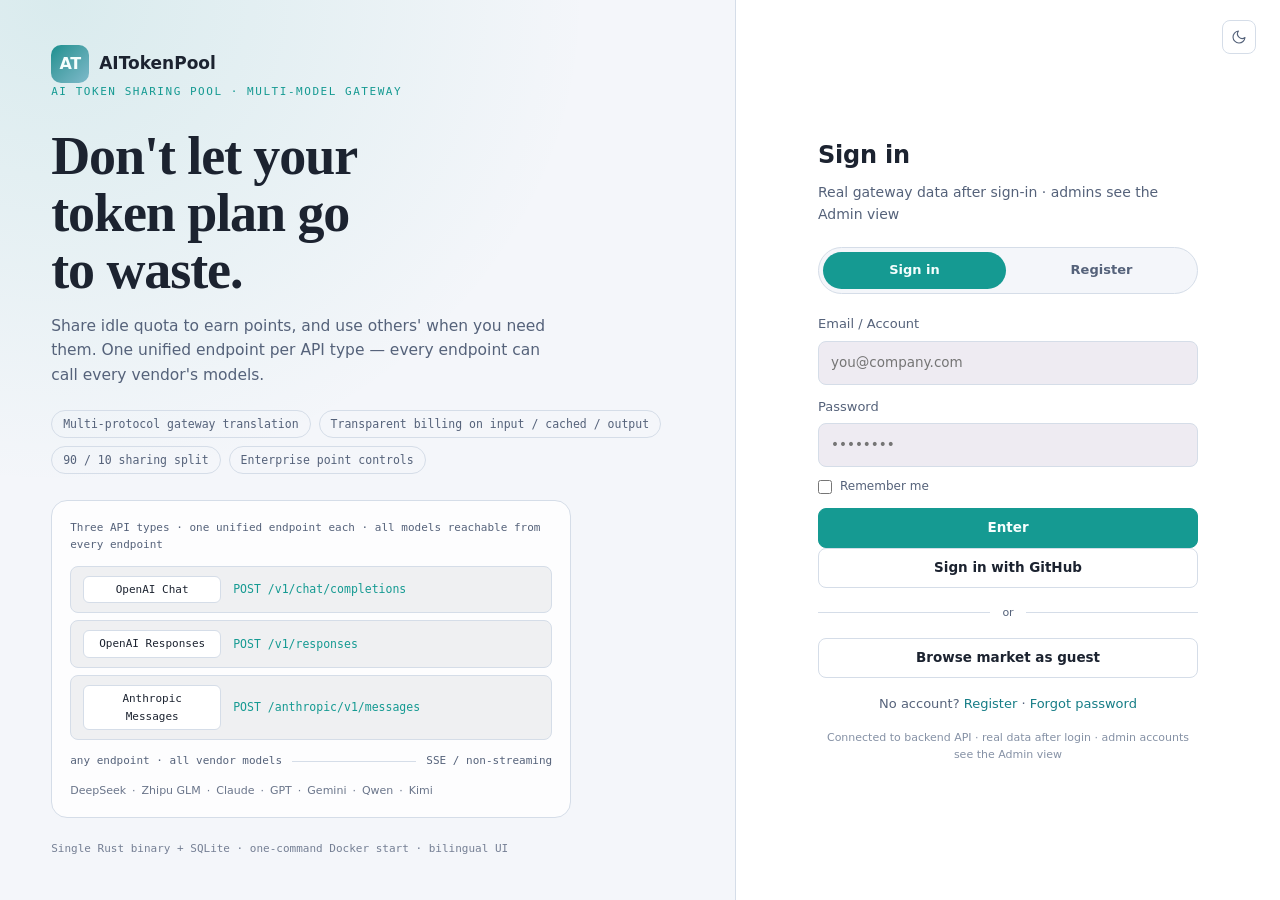
<file: ui/index.html>
<!DOCTYPE html>
<html lang="zh-CN">
<head>
<meta charset="UTF-8">
<meta name="viewport" content="width=device-width, initial-scale=1.0">
<title>AITokenPool</title>
<link rel="icon" type="image/svg+xml" href="data:image/svg+xml,%3Csvg xmlns='http://www.w3.org/2000/svg' viewBox='0 0 64 64'%3E%3Cdefs%3E%3ClinearGradient id='g' x1='0' y1='0' x2='1' y2='1'%3E%3Cstop offset='0' stop-color='%234ecdc4'/%3E%3Cstop offset='1' stop-color='%232a9d8f'/%3E%3C/linearGradient%3E%3C/defs%3E%3Crect width='64' height='64' rx='14' fill='url(%23g)'/%3E%3Ctext x='32' y='43' font-family='-apple-system,Segoe UI,Arial,sans-serif' font-size='30' font-weight='800' text-anchor='middle' fill='%23062021'%3EAT%3C/text%3E%3C/svg%3E">
<link rel="stylesheet" href="css/style.css?v=20261012-1">
</head>
<body>

<!-- ======================= 登录页（rant 2026-09-11T16:23:43：左右分栏 + 品牌叙事 + 端点卡片） ======================= -->
<div id="login-view" class="login-view">
  <button type="button" class="icon-btn login-theme" id="login-theme-toggle" data-i18n-label="theme.toggle.title" data-i18n-title="theme.toggle.title" title="切换亮色 / 深色主题" aria-label="切换主题">
    <svg viewBox="0 0 24 24" fill="none" stroke="currentColor" stroke-width="1.7" stroke-linecap="round" stroke-linejoin="round" class="ico-sun" aria-hidden="true"><circle cx="12" cy="12" r="4"/><path d="M12 2v2M12 20v2M4.9 4.9l1.4 1.4M17.7 17.7l1.4 1.4M2 12h2M20 12h2M4.9 19.1l1.4-1.4M17.7 6.3l1.4-1.4"/></svg>
    <svg viewBox="0 0 24 24" fill="none" stroke="currentColor" stroke-width="1.7" stroke-linecap="round" stroke-linejoin="round" class="ico-moon" aria-hidden="true"><path d="M21 12.8A9 9 0 1 1 11.2 3a7 7 0 0 0 9.8 9.8z"/></svg>
  </button>

  <!-- 左侧品牌叙事区（<900px 隐藏，见响应式规则） -->
  <section class="login-brand">
    <div class="lb-top"><span class="logo-tile">AT</span> AITokenPool</div>
    <p class="eyebrow" data-i18n="login.brand.eyebrow">AI TOKEN 共享池 · 多模型网关</p>
    <h1 class="lb-headline" data-i18n="login.brand.headline">不要让 <span class="nb">token plan</span> 白白浪费。</h1>
    <p class="lb-sub" data-i18n="login.brand.sub">把闲置额度共享出去赚点数，需要时也能用别人的。三种 API 类型各一个统一端点，每类端点都能调用全部厂商模型。</p>
    <ul class="lb-points">
      <li data-i18n="login.brand.p1">多协议网关互转</li>
      <li data-i18n="login.brand.p2">输入 / 缓存 / 输出 三档透明计费</li>
      <li data-i18n="login.brand.p3">共享分成 90 / 10</li>
      <li data-i18n="login.brand.p4">企业点数管控</li>
    </ul>
    <div class="gw">
      <p class="gw-lead" data-i18n="login.gw.lead">三种 API 类型 · 每类一个统一端点 · 每类均可用全部模型</p>
      <div class="gw-ep">
        <span class="gw-chip" data-i18n="login.gw.chat">OpenAI Chat</span>
        <code>POST /v1/chat/completions</code>
      </div>
      <div class="gw-ep">
        <span class="gw-chip" data-i18n="login.gw.responses">OpenAI Responses</span>
        <code>POST /v1/responses</code>
      </div>
      <div class="gw-ep">
        <span class="gw-chip" data-i18n="login.gw.anthropic">Anthropic Messages</span>
        <code>POST /anthropic/v1/messages</code>
      </div>
      <div class="gw-mid"><span data-i18n="login.gw.any">任意端点 · 全部厂商模型</span><span class="line"></span><span data-i18n="login.gw.modes">SSE / 非流式</span></div>
      <div class="gw-models">
        <span>DeepSeek</span><span>·</span><span data-i18n="login.gw.zhipu">智谱 GLM</span><span>·</span><span>Claude</span><span>·</span><span>GPT</span><span>·</span><span>Gemini</span><span>·</span><span>Qwen</span><span>·</span><span>Kimi</span>
      </div>
    </div>
    <p class="lb-meta" data-i18n="login.brand.meta">单 Rust 二进制 + SQLite · Docker 一键启动 · 中英双语前端</p>
  </section>

  <!-- 右侧表单区：登录 / 注册 / 验证码 / 找回密码（四个既有流程全部保留） -->
  <section class="login-panel">
  <div class="login-card">
    <h2 id="auth-title" data-i18n="login.title">进入平台</h2>
    <p class="sub" id="auth-sub" data-i18n="login.panel.sub">登录后使用真实网关数据 · 管理员可见管理视图</p>
    <!-- 登录 / 注册 tab 切换（rant 2026-09-11T16:23:43；注册流程与既有 #register-form 复用，不新增行为） -->
    <div class="auth-tabs" id="auth-tabs">
      <button type="button" class="active" data-auth="login" data-i18n="login.tab.login">登录</button>
      <button type="button" data-auth="register" data-i18n="login.tab.register">注册</button>
    </div>
    <form id="login-form" class="login-form" novalidate>
      <label><span data-i18n="login.email">邮箱 / 账号</span>
        <input class="input" type="email" id="login-email" placeholder="you@company.com">
      </label>
      <label><span data-i18n="login.password">密码</span>
        <input class="input" type="password" id="login-pass" placeholder="••••••••">
      </label>
      <div class="login-remember">
        <label class="checkbox-line"><input type="checkbox" id="login-remember"> <span data-i18n="login.remember">记住我</span></label>
      </div>
      <button type="submit" class="btn btn-primary btn-block" data-i18n="login.enter">进入平台</button>
    </form>
    <!-- 仅登录 tab 显示的附加项（分隔线 / 游客入口 / 底部提示）：切到注册等表单时整体隐藏，避免串在注册字段上方 -->
    <div id="auth-login-extras">
      <!-- 「使用 GitHub 登录」（rant 2026-11-09T14:43:55 验收 5）：普通授权码流程，
           与设备码流程共用同一个身份落库；未配置 client_id 时服务端答 503「未启用」 -->
      <button type="button" class="btn btn-ghost btn-block" id="github-login-btn" data-i18n="login.github">使用 GitHub 登录</button>
      <div class="divider"><span data-i18n="login.or">或</span></div>
      <button type="button" class="btn btn-ghost btn-block" id="guest-browse-btn" data-i18n="login.guest">先逛逛市场</button>
      <p class="login-foot" data-i18n="login.foot">还没有账号？<a href="#" id="reg-link">注册</a> · <a href="#" id="forgot-link">找回密码</a></p>
      <p class="login-tip" data-i18n="login.tip">已对接后端 API · 登录后进入真实数据界面 · 管理员账号登录可见「管理视图」</p>
    </div>
    <!-- 注册表单（rant 2026-08-19T14:36:19：自助注册入口，默认隐藏） -->
    <form id="register-form" class="login-form hidden" novalidate>
      <label><span data-i18n="register.name">昵称（可选）</span>
        <input class="input" type="text" id="reg-name" placeholder="" data-i18n-ph="register.name.ph">
      </label>
      <label><span data-i18n="login.email">邮箱</span>
        <input class="input" type="email" id="reg-email" placeholder="you@company.com">
      </label>
      <label><span data-i18n="register.password">密码</span>
        <input class="input" type="password" id="reg-pass" placeholder="••••••••">
      </label>
      <label><span data-i18n="register.confirm">确认密码</span>
        <input class="input" type="password" id="reg-pass2" placeholder="••••••••">
      </label>
      <div id="reg-error" class="field-error" hidden></div>
      <button type="submit" class="btn btn-primary btn-block" data-i18n="register.submit">注册</button>
      <p class="login-foot"><a href="#" id="reg-back" data-i18n="register.back">返回登录</a></p>
    </form>
    <!-- 验证码页（注册后） -->
    <form id="verify-form" class="login-form hidden" novalidate>
      <p class="login-tip" data-i18n="verify.hint">验证码已发送到邮箱，请输入 6 位验证码（10 分钟内有效）</p>
      <label><span data-i18n="login.email">邮箱</span>
        <input class="input" type="email" id="verify-email" readonly>
      </label>
      <label><span data-i18n="verify.code">验证码</span>
        <input class="input" type="text" id="verify-code" maxlength="6" inputmode="numeric" placeholder="000000">
      </label>
      <div id="verify-error" class="field-error" hidden></div>
      <button type="submit" class="btn btn-primary btn-block" data-i18n="verify.submit">验证并激活</button>
      <p class="login-foot"><button type="button" class="linklike" id="resend-btn" data-i18n="verify.resend">重新发送</button> · <a href="#" id="verify-back" data-i18n="register.back">返回登录</a></p>
    </form>
    <!-- 找回密码表单（rant 2026-08-20：已注册（含未验证）账号 → 邮箱验证码 → 重置密码） -->
    <form id="forgot-form" class="login-form hidden" novalidate>
      <p class="login-tip" data-i18n="forgot.hint">输入注册邮箱，验证码发送后用于重置密码（10 分钟内有效）</p>
      <label><span data-i18n="login.email">邮箱</span>
        <input class="input" type="email" id="forgot-email" placeholder="you@company.com">
      </label>
      <label><span data-i18n="verify.code">验证码</span>
        <input class="input" type="text" id="forgot-code" maxlength="6" inputmode="numeric" placeholder="000000">
      </label>
      <label><span data-i18n="register.password">新密码</span>
        <input class="input" type="password" id="forgot-pass" placeholder="••••••••">
      </label>
      <label><span data-i18n="register.confirm">确认新密码</span>
        <input class="input" type="password" id="forgot-pass2" placeholder="••••••••">
      </label>
      <div id="forgot-error" class="field-error" hidden></div>
      <button type="submit" class="btn btn-primary btn-block" data-i18n="forgot.submit">发送验证码并重置</button>
      <p class="login-foot"><a href="#" id="forgot-back" data-i18n="register.back">返回登录</a></p>
    </form>
  </div>
  </section>
</div>

<!-- ======================= 应用外壳 ======================= -->
<div id="app" class="app hidden">

  <aside class="sidebar">
    <div class="sb-brand">
      <span class="logo-tile">AT</span>
      <div class="brand-text">
        <strong>AITokenPool</strong>
        <span id="mode-label">共享市场 · 角色视图</span>
      </div>
    </div>

    <nav class="nav" id="nav"></nav>

    <div class="sb-foot">
      <div class="user-chip">
        <div class="avatar" id="side-avatar">?</div>
        <div class="chip-text">
          <strong id="side-name"></strong>
          <span><span data-i18n="common.balance">点数余额</span> <b id="side-balance">0</b></span>
        </div>
        <button type="button" class="theme-toggle" id="theme-toggle" data-i18n-label="theme.toggle.title" data-i18n-title="theme.toggle.title" title="切换亮色 / 深色主题" aria-label="切换主题">
          <svg viewBox="0 0 24 24" fill="none" stroke="currentColor" stroke-width="1.7" stroke-linecap="round" stroke-linejoin="round" class="ico-sun" aria-hidden="true"><circle cx="12" cy="12" r="4"/><path d="M12 2v2M12 20v2M4.9 4.9l1.4 1.4M17.7 17.7l1.4 1.4M2 12h2M20 12h2M4.9 19.1l1.4-1.4M17.7 6.3l1.4-1.4"/></svg>
          <svg viewBox="0 0 24 24" fill="none" stroke="currentColor" stroke-width="1.7" stroke-linecap="round" stroke-linejoin="round" class="ico-moon" aria-hidden="true"><path d="M21 12.8A9 9 0 1 1 11.2 3a7 7 0 0 0 9.8 9.8z"/></svg>
        </button>
      </div>
      <button class="btn btn-secondary btn-block btn-sm" id="logout-btn" data-i18n="logout.btn">退出登录</button>
    </div>
  </aside>

  <main class="main" id="main">

    <!-- 仪表盘 Dashboard -->
    <section class="view" id="view-dashboard">
      <header class="page-head">
        <div>
          <div class="crumb" data-i18n="dash.crumb">/ 仪表盘</div>
          <h2 data-i18n="view.dashboard">仪表盘</h2>
          <p data-i18n="view.dashboard.sub">总览你的点数、用量与收益</p>
        </div>
        <button type="button" class="btn btn-secondary btn-sm" data-goto="marketplace" data-i18n="dash.gotoMarket">去市场调用模型</button>
      </header>
      <div class="stat-grid" id="dash-stats"></div>
      <div class="split mt16">
        <div class="card">
          <div class="spread">
            <div>
              <h3 data-i18n="dash.trend">近 14 天消耗与收益</h3>
              <p class="card-sub" data-i18n="dash.trend.sub">单位：点数 · 每日合计</p>
            </div>
          </div>
          <div class="trend" id="dash-trend"></div>
          <div class="legend" id="dash-trend-legend">
            <span><i class="consume"></i><span data-i18n="dash.trend.consume">消费</span></span>
            <span><i class="earn"></i><span data-i18n="dash.trend.income">收入</span></span>
          </div>
        </div>
        <div class="card">
          <h3 data-i18n="dash.month">本月点数变化</h3>
          <p class="card-sub" data-i18n="dash.month.sub">最近几笔累计</p>
          <div class="mini-list" id="dash-month-changes"></div>
        </div>
      </div>
      <div class="card mt16">
        <div class="spread">
          <div>
            <h3 data-i18n="dash.sharings">我的共享</h3>
            <p class="card-sub" data-i18n="dash.sharings.sub">上架中的 key 与实时用量</p>
          </div>
          <button type="button" class="btn btn-ghost btn-sm" data-goto="sharing" data-i18n="dash.manageSharing">管理共享</button>
        </div>
        <div class="mini-list" id="dash-sharings"></div>
      </div>
    </section>

    <!-- 模型市场 Marketplace -->
    <section class="view hidden" id="view-marketplace">
      <header class="page-head">
        <div>
          <div class="crumb" data-i18n="mk.crumb">/ 模型市场</div>
          <h2 data-i18n="view.marketplace">模型市场</h2>
          <p data-i18n="view.marketplace.sub">浏览 / 搜索各家模型，按点数计价</p>
        </div>
      </header>
      <div class="toolbar">
        <span class="search">
          <input id="mk-search" class="input" data-i18n-ph="mk.search.ph" placeholder="搜索模型名 / 厂商…">
          <button type="button" class="search-clear" hidden data-i18n-label="mk.clear" aria-label="清空搜索" data-i18n-title="mk.clear" title="清空搜索">×</button>
        </span>
        <select id="mk-provider" class="input">
          <option value="" data-i18n="mk.provider.all">全部厂商</option>
        </select>
        <select id="mk-sort" class="input">
          <option value="default" data-i18n="mk.sort.default">默认排序</option>
          <option value="price-asc" data-i18n="mk.sort.priceAsc">输入价 低→高</option>
          <option value="price-desc" data-i18n="mk.sort.priceDesc">输入价 高→低</option>
          <option value="ctx-desc" data-i18n="mk.sort.ctxDesc">上下文 大→小</option>
        </select>
        <select id="mk-avail" class="input">
          <option value="all" data-i18n="mk.avail.all">全部可用性</option>
          <option value="yes" data-i18n="mk.avail.yes">仅可用</option>
        </select>
        <span class="grow"></span>
        <span class="toolbar-count" id="mk-count"></span>
      </div>
      <!-- 最近使用（rant 20:46:57 D：localStorage 最近 5 个去重，复用 .chip，点击直接使用） -->
      <div class="recent-row" id="mk-recent" hidden>
        <span class="recent-label" data-i18n="mk.recent">最近使用</span>
        <span class="chips" id="mk-recent-chips"></span>
        <button type="button" class="btn btn-ghost btn-sm" data-mk-recent-clear data-i18n-title="mk.recent.clear.title" data-i18n="mk.recent.clear" title="清空最近使用记录">清空</button>
      </div>
      <div class="table-wrap">
        <table class="table">
          <thead>
            <tr>
              <th data-i18n="mk.col.providerModel">厂商 / 模型</th>
              <th class="num" data-i18n="mk.col.in">输入价 /1M</th>
              <th class="num" data-i18n="mk.col.out">输出价 /1M</th>
              <th class="num" data-i18n="mk.col.ctx">上下文</th>
              <th data-i18n="mk.col.caps">能力</th>
              <th data-i18n="mk.col.avail">可用性</th>
              <th data-i18n="mk.col.action">操作</th>
            </tr>
          </thead>
          <tbody id="mk-body"></tbody>
        </table>
      </div>
    </section>

    <!-- 共享管理 Sharing -->
    <section class="view hidden" id="view-sharing">
      <header class="page-head">
        <div>
          <div class="crumb" data-i18n="share.crumb">/ 共享管理</div>
          <h2 data-i18n="view.sharing">共享管理</h2>
          <p data-i18n="view.sharing.sub">上架闲置 key 赚点数 · 管理共享中的 key</p>
        </div>
        <button type="button" class="btn btn-primary btn-sm" id="share-add-btn" data-i18n="share.add">＋ 上架新 key</button>
      </header>
      <div class="stat-grid" id="share-stats"></div>
      <div class="card mt16" id="share-form-card" hidden>
          <h3 data-i18n="share.form.title">上架新 key</h3>
          <form id="share-form" class="form">
            <div class="form-row">
              <label><span data-i18n="share.form.provider">厂商</span>
                <select id="sf-provider" class="input"></select>
              </label>
              <label><span data-i18n="share.form.plan">Plan</span>
                <select id="sf-plan" class="input"></select>
              </label>
            </div>
            <span id="sf-plan-hint" class="form-hint"></span>
            <label><span data-i18n="share.form.model">模型</span>
              <select id="sf-model" class="input"></select>
            </label>
            <label><span data-i18n="share.form.key">API Key</span>
              <input id="sf-key" type="password" class="input" data-i18n-ph="share.form.key.ph" placeholder="sk-xxx">
              <span class="form-hint" data-i18n="share.form.keyHint">key 由平台加密托管，仅用于代理调用，不会展示给其他用户</span>
            </label>
            <div class="form-row">
              <label><span data-i18n="share.form.quota">声明额度（点数）</span>
                <input id="sf-quota" type="number" value="5000" class="input">
              </label>
              <label><span data-i18n="share.form.price">参考单价（点数 / 1M 输出）</span>
                <span id="sf-price-view" class="price-view">选择模型后自动计算</span>
              </label>
            </div>
            <label><span data-i18n="share.form.avail">可用时间段（可选，留空 = 全天不限）</span>
              <span class="chips" id="sf-days">
                <label class="chip"><input type="checkbox" value="1"><span data-i18n="share.day.1">周一</span></label>
                <label class="chip"><input type="checkbox" value="2"><span data-i18n="share.day.2">周二</span></label>
                <label class="chip"><input type="checkbox" value="3"><span data-i18n="share.day.3">周三</span></label>
                <label class="chip"><input type="checkbox" value="4"><span data-i18n="share.day.4">周四</span></label>
                <label class="chip"><input type="checkbox" value="5"><span data-i18n="share.day.5">周五</span></label>
                <label class="chip"><input type="checkbox" value="6"><span data-i18n="share.day.6">周六</span></label>
                <label class="chip"><input type="checkbox" value="7"><span data-i18n="share.day.7">周日</span></label>
                <label class="chip" id="sf-days-all"><input type="checkbox"><span data-i18n="share.form.daily">每天</span></label>
              </span>
              <span class="form-hint" data-i18n="share.form.availHint">可多选星期并设置起止时间；不选任何星期 = 全天不限</span>
            </label>
            <div class="form-row">
              <label><span data-i18n="share.form.start">开始时间</span>
                <input id="sf-start" type="time" class="input">
              </label>
              <label><span data-i18n="share.form.end">结束时间</span>
                <input id="sf-end" type="time" class="input">
              </label>
            </div>
            <label><span data-i18n="share.form.note">备注（可选，纯文本说明）</span>
              <input id="sf-note" class="input" data-i18n-ph="share.form.note.ph" placeholder="可填写任意说明，不影响生效规则">
            </label>
            <div class="form-row">
              <button type="submit" id="sf-submit" class="btn btn-primary" data-i18n="share.form.list">上架</button>
              <button type="button" class="btn btn-ghost" id="sf-cancel" data-i18n="share.form.cancel">取消</button>
            </div>
          </form>
      </div>
      <div class="card mt16">
        <h3 data-i18n="share.list">我的共享列表</h3>
        <p class="card-sub" data-i18n="share.earned">收益已到账 · 可暂停 / 下线</p>
        <div class="table-wrap">
          <table class="table">
            <thead><tr><th data-i18n="share.col.provider">厂商 · Plan / 模型</th><th data-i18n="share.col.key">Key</th><th class="num" data-i18n="share.col.used">已用 / 额度</th><th class="num" data-i18n="share.col.price">单价</th><th class="num" data-i18n="share.col.earn">收益</th><th data-i18n="share.col.avail">可用时段</th><th data-i18n="share.col.status">状态</th><th></th></tr></thead>
            <tbody id="share-body"></tbody>
          </table>
        </div>
      </div>
    </section>

    <!-- 钱包 Wallet -->
    <section class="view hidden" id="view-wallet">
      <header class="page-head">
        <div>
          <div class="crumb" data-i18n="wallet.crumb">/ 钱包</div>
          <h2 data-i18n="view.wallet">钱包</h2>
          <p data-i18n="view.wallet.sub">点数余额 · 充值 / 申请加额（收支明细见【交易记录】）</p>
        </div>
      </header>
      <div class="card wallet-hero">
        <div>
          <h3 class="wallet-hero-label" data-i18n="wallet.balance">点数余额</h3>
          <div class="balance-big"><span id="wallet-balance">0</span><span class="unit" data-i18n="common.points">点</span></div>
          <p class="hint wallet-hero-hint"><span data-i18n="wallet.forever">永久点数</span>
            <b class="num" id="wallet-forever">0</b>
            <span data-i18n="wallet.gift.note">· 每日赠送点数当日有效</span></p>
        </div>
        <div class="wallet-actions">
          <button class="btn btn-primary" id="topup-btn" data-i18n="wallet.topup">充值</button>
          <button class="btn btn-secondary" id="raise-btn" data-i18n="wallet.raise">申请加额</button>
          <button class="btn btn-secondary" id="withdraw-btn" disabled data-i18n="wallet.withdraw">提现</button>
        </div>
      </div>
      <p class="hint wallet-hero-note" data-i18n="wallet.note">充值（演示流程，真实支付后续接入） · 提现暂不支持</p>
      <!-- 充值：行内展开卡片（US-4 · 少用弹窗原则 v1.13：充值改行内，替代原 topup-modal） -->
      <div class="card mt16" id="topup-card" hidden>
        <h3 data-i18n="wallet.topup.title">充值点数</h3>
        <p class="card-sub" data-i18n="wallet.topup.sub">演示流程：真实支付通道后续接入。</p>
        <div class="form">
          <label class="f" data-i18n="wallet.topup.choose">选择金额（点数）</label>
          <div class="chips topup-presets">
            <button type="button" class="chip" data-topup-amt="100">100</button>
            <button type="button" class="chip" data-topup-amt="500">500</button>
            <button type="button" class="chip" data-topup-amt="1000">1000</button>
            <button type="button" class="chip" data-topup-amt="5000">5000</button>
          </div>
          <label class="f"><span data-i18n="wallet.topup.custom">或自定义金额</span>
            <input id="topup-custom" type="number" min="1" step="0.01" class="input" data-i18n-ph="wallet.topup.ph" placeholder="如 300 或 25.5">
          </label>
          <div class="row">
            <button type="button" class="btn btn-primary" id="topup-confirm" data-i18n="wallet.topup.confirm">确认充值</button>
            <button type="button" class="btn btn-ghost" id="topup-cancel" data-i18n="wallet.topup.cancel">取消</button>
          </div>
        </div>
      </div>
      <!-- 申请加额：行内展开卡片（US-20 · 少用弹窗原则：替代原 raise-modal） -->
      <div class="card mt16" id="raise-card" hidden>
        <h3 data-i18n="wallet.raise.title">申请加额</h3>
        <p class="card-sub" data-i18n="wallet.raise.sub">余额低时可申请更多点数，提交后等待管理员审批。</p>
        <div class="form">
          <label class="f"><span data-i18n="wallet.raise.amount">申请点数</span>
            <input id="raise-amount" type="number" min="1" step="1" class="input" data-i18n-ph="wallet.raise.amount.ph" placeholder="如 5000">
          </label>
          <label class="f"><span data-i18n="wallet.raise.reason">申请原因</span>
            <input id="raise-reason" class="input" data-i18n-ph="wallet.raise.reason.ph" placeholder="如：本月配额已用完，需要继续开发">
          </label>
          <div class="row">
            <button type="button" class="btn btn-primary" id="raise-confirm" data-i18n="wallet.raise.submit">提交申请</button>
            <button type="button" class="btn btn-ghost" id="raise-cancel" data-i18n="wallet.raise.cancel">取消</button>
          </div>
        </div>
      </div>
      <div class="card mt16">
        <h3 data-i18n="wallet.month">本月点数变化</h3>
        <div class="mini-list" id="month-changes"></div>
      </div>
      <div class="card mt16">
        <p class="wallet-hint"><span data-i18n="wallet.hint">收支明细已统一到</span>
          <button class="btn btn-ghost btn-sm" id="wallet-goto-tx" data-i18n="wallet.tx">交易记录</button>
          <span data-i18n="wallet.hint.suffix">——涵盖消费、收益、充值、提现、赠送、过期</span></p>
      </div>
    </section>

    <!-- 交易记录 Transactions -->
    <section class="view hidden" id="view-transactions">
      <header class="page-head">
        <div>
          <div class="crumb" data-i18n="tx.crumb">/ 交易记录</div>
          <h2 data-i18n="view.transactions">交易记录</h2>
          <p data-i18n="view.transactions.sub">涵盖消费、收益、充值、提现、赠送、过期 · 三档 token 明细透明可见</p>
        </div>
        <button type="button" class="btn btn-secondary btn-sm" id="tx-export-btn" data-i18n-title="tx.export.title" data-i18n="tx.export" title="导出当前筛选的交易记录为 CSV">导出 CSV</button>
      </header>
      <div class="tabs" id="tx-tabs">
        <button class="tab active" data-tx-tab="all" data-i18n="tx.tab.all">全部</button>
        <button class="tab" data-tx-tab="consume" data-i18n="tx.tab.consume">消费</button>
        <button class="tab" data-tx-tab="earn" data-i18n="tx.tab.earn">收益</button>
      </div>
      <!-- 工具栏：时间范围（含原型未体现的 24h / 自定义，不得删减）+ 记录数 -->
      <div class="toolbar">
        <select id="tx-range" class="th-filter" data-i18n-title="tx.range.title" title="时间范围">
          <option value="24h" data-i18n="tx.range.24h">最近 24 小时</option>
          <option value="7d" data-i18n="tx.range.7d">最近 7 天</option>
          <option value="30d" data-i18n="tx.range.30d">最近 30 天</option>
          <option value="all" data-i18n="tx.range.all">全部时间</option>
          <option value="custom" data-i18n="tx.range.custom">自定义</option>
        </select>
        <input type="datetime-local" id="tx-range-start" class="tx-range-input" style="display:none" data-i18n-title="tx.range.start" title="开始时间">
        <input type="datetime-local" id="tx-range-end" class="tx-range-input" style="display:none" data-i18n-title="tx.range.end" title="结束时间">
        <span class="grow"></span>
        <span class="num muted tx-count" id="tx-count"></span>
      </div>
      <!-- 明细缺口的常驻说明（R104）：`summary.entries > total` 时出现 —— **有行也在**，不是零行态
           专属；内容由 renderTxArchivedNote() 每次渲染重算，无缺口时为空（属性频道收起）。 -->
      <p class="card-sub" id="tx-archived-note"></p>
      <!-- 汇总卡（.stat-grid）：消费 / 收益 / 点数变化 / Token 合计 / 记录数 -->
      <div class="card">
        <div class="stat-grid" id="tx-summary"></div>
      </div>
      <!-- 按 API Key 用量对比（rant 2026-11-12T14:13:23 验收项 ②）：与上方汇总卡是**同一套筛选**，
           只是把粒度换成 api-key —— 汇总卡答「一共多少」，本卡答「哪把 key 花了多少」。
           没有 api-key 的交易（供应商侧 earn / topup / expire / withdraw）显式成组、排在末行：
           静默丢掉它们，各组之和就与上方的汇总卡对不上。 -->
      <div class="card mt16">
        <h3 data-i18n="tx.bykey.title">按 API Key 用量</h3>
        <p class="card-sub" data-i18n="tx.bykey.sub">单位：点数 · 与上方汇总卡同一筛选，按 api-key 分组</p>
        <div class="table-wrap compact" id="tx-by-key"></div>
      </div>
      <!-- 每日消费 / 收益 / 总点数（.trend：折线或双色柱状，x 轴左→右时间递增） -->
      <div class="card mt16">
        <h3 id="tx-trend-title" data-i18n="tx.trend.card">每日消费 / 收益</h3>
        <p class="card-sub" id="tx-trend-sub" data-i18n="tx.trend.card.sub">单位：点数 · 随上方时间段与筛选联动</p>
        <!-- 档位（rant 2026-09-23T21:03:32 四档）：四档共用同一份载荷，切档只重绘本卡；
             形状照 #tx-tabs（.tabs > .tab），全仓无门禁按 .tab 取样 -->
        <div class="tabs" id="tx-trend-modes">
          <button class="tab active" data-tx-trend-mode="net" data-i18n="tx.trend.mode.net">总点数</button>
          <button class="tab" data-tx-trend-mode="consume" data-i18n="tx.trend.metric.expense">消费</button>
          <button class="tab" data-tx-trend-mode="earn" data-i18n="tx.trend.metric.income">收入</button>
          <button class="tab" data-tx-trend-mode="both" data-i18n="tx.trend.mode.both">消费＋收入</button>
        </div>
        <div class="trend" id="tx-trend"></div>
        <div class="legend" id="tx-trend-legend">
          <span><i class="net"></i><span data-i18n="tx.trend.mode.net">总点数</span></span>
        </div>
      </div>
      <!-- 明细：表头排序 + 列筛选行 + 后端真分页（#tx-table 由 buildDataTable 渲染，勿改为静态 table） -->
      <div class="card mt16">
        <h3 data-i18n="tx.detail">明细</h3>
        <p class="card-sub" data-i18n="tx.detail.sub">输入（非缓存）/ 缓存命中 / 输出 三档 token</p>
        <div class="table-wrap compact" id="tx-table"></div>
      </div>
    </section>

    <!-- 设置 Settings -->
    <section class="view hidden" id="view-settings">
      <header class="page-head">
        <div>
          <div class="crumb" data-i18n="settings.crumb">/ 设置</div>
          <h2 data-i18n="view.settings">设置</h2>
          <p data-i18n="view.settings.sub">账户 · 接入方式 · API Key · 通知与偏好</p>
        </div>
        <button type="button" class="btn btn-ghost btn-sm tour-replay" id="tour-replay-btn" data-i18n="settings.tour">重新查看引导</button>
      </header>
      <div class="card" id="endpoint-card">
        <h3 data-i18n="settings.endpoints">接入方式</h3>
        <p class="card-sub" data-i18n="settings.endpoints.sub">生成了 API Key 后，把下面端点填进 Cursor / Cline / Roo Code / Claude Code 等工具的 Base URL。</p>
        <div class="endpoint-row">
          <span class="ep-tag" data-i18n="settings.ep.openaiChat">OpenAI Chat</span>
          <code class="ep-url" data-ep-url="0">https://gateway.aitokenpool.local/v1</code>
          <button type="button" class="btn btn-ghost ep-copy" data-ep-copy="0" data-i18n="settings.ak.copy">复制</button>
          <span class="ep-desc" data-ep-desc="0" data-i18n="settings.ep.openaiChat.desc">POST /v1/chat/completions · Cursor / Cline / Roo Code / OpenCode / OpenAI SDK</span>
        </div>
        <div class="endpoint-row">
          <span class="ep-tag" data-i18n="settings.ep.openaiResponses">OpenAI Responses</span>
          <code class="ep-url" data-ep-url="1">https://gateway.aitokenpool.local/v1</code>
          <button type="button" class="btn btn-ghost ep-copy" data-ep-copy="1" data-i18n="settings.ak.copy">复制</button>
          <span class="ep-desc" data-ep-desc="1" data-i18n="settings.ep.openaiResponses.desc">POST /v1/responses · Codex / OpenAI Responses SDK</span>
        </div>
        <div class="endpoint-row">
          <span class="ep-tag" data-i18n="settings.ep.anthropic">Anthropic Messages</span>
          <code class="ep-url" data-ep-url="2">https://gateway.aitokenpool.local/anthropic</code>
          <button type="button" class="btn btn-ghost ep-copy" data-ep-copy="2" data-i18n="settings.ak.copy">复制</button>
          <span class="ep-desc" data-ep-desc="2" data-i18n="settings.ep.anthropic.desc">POST /anthropic/v1/messages · Claude Code / Goose / OpenClaw</span>
        </div>
        <p class="ep-note" data-i18n="settings.ep.note">端点来自服务端配置 public_url；生产部署请在 config 中设为你的网关域名</p>
        <div class="ep-steps">
          <span data-i18n="settings.ep.step1">① 在下方生成 API Key</span><span data-i18n="settings.ep.step2">② 工具 Base URL 填上面对应端点</span><span data-i18n="settings.ep.step3">③ API Key 填刚生成的 key</span>
        </div>
      </div>
      <div class="card api-key-card">
        <div class="spread">
          <div>
            <h3 data-i18n="settings.apikey">API Key</h3>
            <p class="card-sub" data-i18n="settings.apikey.sub">用于本地工具 / 代码接入平台的密钥。</p>
          </div>
          <button class="btn btn-primary btn-sm" id="new-api-key-btn" data-i18n="settings.ak.new">生成新 Key</button>
        </div>
        <span class="search" style="display:block;margin-bottom:10px">
          <input id="ak-search" class="input" data-i18n-ph="settings.ak.search.ph" placeholder="搜索 key 名字…">
          <button type="button" class="search-clear" hidden data-i18n-label="mk.clear" aria-label="清空搜索" data-i18n-title="mk.clear" title="清空搜索">×</button>
        </span>
        <div class="table-wrap compact">
          <table class="table">
            <thead><tr><th data-i18n="settings.ak.col.name">名字</th><th data-i18n="settings.ak.col.key">Key</th><th data-i18n="settings.ak.col.created">创建时间</th><th data-i18n="settings.ak.col.last">最近使用</th><th data-i18n="settings.ak.col.status">状态</th><th></th></tr></thead>
            <tbody id="api-keys"></tbody>
          </table>
        </div>
        <!-- 行内新建 key（rant 16:57:17 A：替代原生输入弹窗，Enter 确认 / Esc 取消） -->
        <span class="inline-edit mt16" id="ak-new-inline" hidden>
          <input id="ak-new-name" class="input" data-i18n-ph="settings.ak.name.ph" placeholder="key 名字（留空默认「未命名」）" style="max-width:260px;padding:6px 10px">
          <button type="button" class="btn btn-primary" id="ak-new-ok" data-i18n="settings.ak.ok">确认</button>
          <button type="button" class="btn btn-ghost" id="ak-new-cancel" data-i18n="settings.ak.cancel">取消</button>
        </span>
      </div>
      <div class="card-grid-3 settings-grid">
        <div class="card">
          <h3 data-i18n="settings.account">账户</h3>
          <div class="form mt16">
            <!-- 昵称与邮箱同为「登录身份的一部分」，都没有写入接口：D.USER.name 只在注册/建号时落库
                 （`UPDATE users` 全仓只写 dept_id / verified / password_hash），所以两者都按惰性字段
                 呈现（readonly + 提示），而不是渲染成可编辑、却在下次 renderSettings 时被真名覆盖。
                 （C2148：同一次重设计里邮箱被标了惰性、昵称被漏掉） -->
            <label class="f"><span data-i18n="settings.account.nickname">昵称</span> <input class="input" id="settings-nickname" readonly value=""></label>
            <span class="hint" style="display:block" data-i18n="settings.account.nickname.hint">昵称暂不支持修改</span>
            <label class="f"><span data-i18n="settings.account.email">邮箱</span> <input class="input" id="settings-email" readonly placeholder="you@company.com"></label>
            <span class="hint" style="display:block" data-i18n="settings.account.email.hint">邮箱即登录账号，暂不支持修改</span>
          </div>
        </div>
        <div class="card">
          <h3 data-i18n="settings.notify">通知</h3>
          <!-- C2148：全仓没有通知子系统（无开关读取点、无投递路径），这三枚开关此前渲染成
               **已勾选**、既无 id/name 也无监听 —— 看上去开着，实际什么都没发生。
               按仓内既有表达法（#withdraw-btn：能力未开放=disabled + 一句说明）呈现为惰性。 -->
          <div class="form mt16">
            <label class="check-line"><input type="checkbox" disabled> <span data-i18n="settings.notify.balance">点数余额低于阈值时提醒</span></label>
            <label class="check-line"><input type="checkbox" disabled> <span data-i18n="settings.notify.consume">共享 key 被消费时通知</span></label>
            <label class="check-line"><input type="checkbox" disabled> <span data-i18n="settings.notify.report">每周用量报告邮件</span></label>
            <span class="hint" style="display:block" data-i18n="settings.notify.hint">通知能力尚未开放，以下开关暂不生效</span>
          </div>
        </div>
        <div class="card">
          <h3 data-i18n="settings.prefs">偏好</h3>
          <div class="form mt16">
            <label class="f"><span data-i18n="settings.prefs.lang">界面语言</span>
              <select class="input" id="prefs-lang"><option value="zh">中文（简体）</option><option value="en">English</option></select>
            </label>
            <label class="f"><span data-i18n="settings.prefs.model">默认模型</span>
              <select class="input" id="prefs-model" disabled><option value="">—</option></select>
            </label>
            <span class="hint" style="display:block" data-i18n="settings.prefs.model.hint">默认模型暂未开放，选择不会生效</span>
            <label class="f"><span data-i18n="settings.prefs.theme">主题</span>
              <select class="input" id="prefs-theme"><option value="dark" data-i18n="settings.prefs.theme.dark">深色（默认）</option><option value="light" data-i18n="settings.prefs.theme.light">浅色</option></select>
            </label>
            <label class="f"><span data-i18n="settings.prefs.density">表格密度</span>
              <span class="density-options">
                <label class="check-line"><input type="radio" name="density" value="comfortable" id="density-comfortable" checked> <span data-i18n="settings.prefs.density.comfortable">舒适（默认）</span></label>
                <label class="check-line"><input type="radio" name="density" value="compact" id="density-compact"> <span data-i18n="settings.prefs.density.compact">紧凑</span></label>
              </span>
            </label>
          </div>
        </div>
      </div>
    </section>

    <!-- 管理员角色视图 Admin（同一套产品中的角色权限） -->
    <section class="view hidden" id="view-admin">
      <header class="page-head">
        <div>
          <div class="crumb" data-i18n="admin.crumb">/ 管理视图</div>
          <h2 data-i18n="view.admin">管理视图</h2>
          <p data-i18n="view.admin.sub">管理员角色专属：成员点数 · 用量报表 · 组织管理 · 模型管理（普通用户无此视图）</p>
        </div>
      </header>
      <div class="tabs" id="admin-tabs">
        <button class="tab active" data-admin-tab="employees" data-i18n="admin.tab.employees">成员管理</button>
        <button class="tab" data-admin-tab="usage" data-i18n="admin.tab.usage">用量报表</button>
        <button class="tab" data-admin-tab="org" data-i18n="admin.tab.org">组织管理</button>
        <button class="tab" data-admin-tab="models" data-i18n="admin.tab.models">模型管理</button>
      </div>

      <div class="admin-pane" data-admin-pane="employees">
        <div class="stat-grid" id="emp-stats"></div>
        <div class="card mt16">
          <div class="spread mb16">
            <div>
              <h3 data-i18n="admin.emp.list">成员列表</h3>
              <p class="card-sub" data-i18n="admin.emp.list.sub">余额 / 赠送 / 可用（永久点数 + 每日赠送）</p>
            </div>
            <span class="search">
              <input id="emp-search" class="input" data-i18n-ph="admin.emp.search.ph" placeholder="搜索成员 / 部门…">
              <button type="button" class="search-clear" hidden data-i18n-label="mk.clear" aria-label="清空搜索" data-i18n-title="mk.clear" title="清空搜索">×</button>
            </span>
          </div>
          <div class="table-wrap compact">
            <table class="table">
              <thead><tr><th data-i18n="admin.emp.col.member">成员</th><th data-i18n="admin.emp.col.role">角色</th><th data-i18n="admin.emp.col.dept">部门</th><th class="num" data-i18n="admin.emp.col.perm">永久点数</th><th class="num" data-i18n="admin.emp.col.gift">赠送点数</th><th class="num" data-i18n="admin.emp.col.avail">可用</th><th></th></tr></thead>
              <tbody id="emp-body"></tbody>
            </table>
          </div>
        </div>
        <div class="card mt16">
          <h3><span data-i18n="admin.raise.title">加额申请</span> <span class="muted" style="font-weight:400;font-size:12px" data-i18n="admin.raise.sub">（成员申请 → 管理员批准 / 驳回）</span></h3>
          <div id="raise-requests"></div>
        </div>
      </div>

      <div class="admin-pane hidden" data-admin-pane="usage">
        <div class="card-grid-3">
          <div class="card">
            <h3 data-i18n="admin.usage.byModel">按模型用量</h3>
            <div class="bar-list" id="usage-model"></div>
          </div>
          <div class="card">
            <h3 data-i18n="admin.usage.byEmp">按成员用量</h3>
            <div class="bar-list" id="usage-emp"></div>
          </div>
          <div class="card">
            <h3 data-i18n="admin.usage.byDept">按部门用量</h3>
            <div class="bar-list" id="usage-dept"></div>
          </div>
        </div>
      </div>

      <div class="admin-pane hidden" data-admin-pane="org">
        <div class="stat-grid" id="dept-stats"></div>
        <div id="dept-demo-note"></div>
        <div class="toolbar">
          <span class="search">
            <input id="od-search" class="input" data-i18n-ph="admin.org.search.ph" placeholder="搜索部门…">
            <button type="button" class="search-clear" hidden data-i18n-label="mk.clear" aria-label="清空搜索" data-i18n-title="mk.clear" title="清空搜索">×</button>
          </span>
          <span class="grow"></span>
          <button class="btn btn-primary btn-sm" id="add-dept-btn" data-i18n="admin.org.add">添加部门</button>
        </div>
        <div class="card">
          <h3 data-i18n="admin.org.list">部门列表</h3>
          <div class="table-wrap compact">
            <table class="table">
              <thead><tr><th data-i18n="admin.org.col.dept">部门</th><th class="num" data-i18n="admin.org.col.members">成员数</th><th class="num" data-i18n="admin.org.col.quota">月分配（点数）</th><th class="num" data-i18n="admin.org.col.used">已用</th><th class="num" data-i18n="admin.org.col.remain">剩余</th><th data-i18n="admin.org.col.status">状态</th><th></th></tr></thead>
              <tbody id="dept-body"></tbody>
            </table>
          </div>
        </div>
        <!-- 部门添加/编辑：行内展开表单（UI 原则：少用弹窗，优先行内交互） -->
        <div class="card" id="dept-form-card" hidden>
          <h3 id="dept-form-title">添加部门</h3>
          <div class="form">
            <div class="form-row">
              <label><span data-i18n="admin.org.form.name">部门名称</span>
                <input id="dept-form-name" class="input" data-i18n-ph="admin.org.form.name.ph" placeholder="如：研发">
              </label>
              <label><span data-i18n="admin.org.form.quota">每月点数分配（正整数）</span>
                <input id="dept-form-quota" type="number" min="1" step="1" class="input" data-i18n-ph="admin.org.form.quota.ph" placeholder="如：20000">
              </label>
            </div>
            <div class="form-row">
              <button type="button" class="btn btn-primary" id="dept-confirm" data-i18n="admin.org.form.confirm">确认</button>
              <button type="button" class="btn btn-ghost" id="dept-cancel" data-i18n="admin.org.form.cancel">取消</button>
            </div>
          </div>
        </div>
      </div>

      <div class="admin-pane hidden" data-admin-pane="models">
        <div class="toolbar">
          <span class="search">
            <input id="model-search" class="input" data-i18n-ph="admin.models.search.ph" placeholder="搜索厂商 / 模型…">
            <button type="button" class="search-clear" hidden data-i18n-label="mk.clear" aria-label="清空搜索" data-i18n-title="mk.clear" title="清空搜索">×</button>
          </span>
          <span class="grow"></span>
          <button class="btn btn-primary btn-sm" id="add-model-btn" data-i18n="admin.models.add">添加模型</button>
        </div>
        <div class="card">
          <h3 data-i18n="admin.models.list">模型列表</h3>
          <p class="card-sub" data-i18n="admin.models.sub">厂商 / 模型 / 价格 / 上下文 / 读图——改动立即生效，但只在本次运行内有效：config.toml 的 [[models]] 是权威来源，这里改的价格与这里新增的模型会在下次启动时被 config 覆盖，新增的模型行会被删除。删除模型后，仍指向它的 key 无法计价，调用会在发往上游前被拒。</p>
          <div class="table-wrap compact">
            <table class="table">
              <thead><tr><th data-i18n="admin.models.col.provider">厂商</th><th data-i18n="admin.models.col.model">模型</th><th class="num" data-i18n="admin.models.col.in">输入价</th><th class="num" data-i18n="admin.models.col.out">输出价</th><th class="num" data-i18n="admin.models.col.ctx">上下文</th><th class="num" data-i18n="admin.models.col.outmax">最大输出</th><th data-i18n="admin.models.col.vision">读图</th><th></th></tr></thead>
              <tbody id="model-body"></tbody>
            </table>
          </div>
        </div>
        <!-- 模型添加/编辑：行内展开表单（复用部门表单模式） -->
        <div class="card" id="model-form-card" hidden>
          <h3 id="model-form-title">添加模型</h3>
          <div class="form">
            <div class="form-row">
              <label><span data-i18n="admin.models.form.provider">厂商</span>
                <input id="model-form-provider" class="input" data-i18n-ph="admin.models.form.provider.ph" placeholder="如：deepseek">
              </label>
              <label><span data-i18n="admin.models.form.model">模型名</span>
                <input id="model-form-model" class="input" data-i18n-ph="admin.models.form.model.ph" placeholder="如：deepseek-v4-pro">
              </label>
            </div>
            <div class="form-row">
              <label><span data-i18n="admin.models.form.currency">币种</span>
                <select id="model-form-currency" class="input">
                  <option value="USD">USD</option>
                  <option value="CNY">CNY</option>
                </select>
              </label>
              <label><span data-i18n="admin.models.form.in">输入价（/百万 token）</span>
                <input id="model-form-in" type="number" min="0" step="0.001" class="input" value="0" data-i18n-ph="admin.models.form.in.ph" placeholder="0.435">
              </label>
              <label><span data-i18n="admin.models.form.cachehit">缓存命中输入价（/百万 token）</span>
                <input id="model-form-cachehit" type="number" min="0" step="0.001" class="input" value="0" data-i18n-ph="admin.models.form.cachehit.ph" placeholder="0.15">
              </label>
              <label><span data-i18n="admin.models.form.out">输出价（/百万 token）</span>
                <input id="model-form-out" type="number" min="0" step="0.001" class="input" value="0" data-i18n-ph="admin.models.form.out.ph" placeholder="0.87">
              </label>
            </div>
            <div class="form-row">
              <label><span data-i18n="admin.models.form.peak.in">高峰输入价（/百万 token）</span>
                <input id="model-form-peak-in" type="number" min="0" step="0.001" class="input" value="0" data-i18n-ph="admin.models.form.peak.in.ph" placeholder="0（缺省=不启用高峰计费）">
              </label>
              <label><span data-i18n="admin.models.form.peak.cachehit">高峰缓存命中输入价（/百万 token）</span>
                <input id="model-form-peak-cachehit" type="number" min="0" step="0.001" class="input" value="0" data-i18n-ph="admin.models.form.peak.cachehit.ph" placeholder="0.1">
              </label>
              <label><span data-i18n="admin.models.form.peak.out">高峰输出价（/百万 token）</span>
                <input id="model-form-peak-out" type="number" min="0" step="0.001" class="input" value="0" data-i18n-ph="admin.models.form.peak.out.ph" placeholder="0（缺省=不启用）">
              </label>
            </div>
            <div class="form-row">
              <label><span data-i18n="admin.models.form.ctx">上下文窗口</span>
                <input id="model-form-ctx" type="number" min="0" step="1" class="input" value="0" placeholder="1048576">
              </label>
              <label><span data-i18n="admin.models.form.outmax">最大输出</span>
                <input id="model-form-outmax" type="number" min="0" step="1" class="input" value="0" placeholder="384000">
              </label>
              <label class="checkbox"><input type="checkbox" id="model-form-vision"> <span data-i18n="admin.models.form.vision">支持读图（vision）</span></label>
            </div>
            <div class="form-row">
              <button type="button" class="btn btn-primary" id="model-confirm" data-i18n="admin.models.form.confirm">确认</button>
              <button type="button" class="btn btn-ghost" id="model-cancel" data-i18n="admin.models.form.cancel">取消</button>
            </div>
          </div>
        </div>
      </div>

    </section>

    <!-- 运营者角色视图 Operator（P2-C：role=ops 专属；运行概览 + 成员充值） -->
    <section class="view hidden" id="view-ops">
      <header class="page-head">
        <div>
          <div class="crumb" data-i18n="ops.crumb">/ 运营视图</div>
          <h2 data-i18n="view.ops">运营视图</h2>
          <p data-i18n="view.ops.sub">运营者角色专属：平台运行概览 · 成员充值（普通用户无此视图）</p>
        </div>
      </header>
      <div class="tabs" id="ops-tabs">
        <button class="tab active" data-ops-tab="runtime" data-i18n="ops.tab.runtime">运行概览</button>
        <button class="tab" data-ops-tab="users" data-i18n="ops.tab.users">成员充值</button>
      </div>
      <div class="ops-pane" data-ops-pane="runtime">
        <div class="stat-grid" id="ops-stats"></div>
        <div class="card-grid mt16">
          <div class="card">
            <h3 data-i18n="ops.hours.title">今日调用量（按小时）</h3>
            <p class="card-sub" data-i18n="ops.hours.sub">按小时用量记录 · 服务端 UTC 时区</p>
            <div class="bar-list" id="ops-hours"></div>
          </div>
          <div class="card">
            <h3 data-i18n="ops.keys.title">上游 key 状态</h3>
            <p class="card-sub" data-i18n="ops.keys.sub">按厂商聚合 · 启用状态与总上游 key 数</p>
            <div class="mini-list" id="ops-keys"></div>
          </div>
        </div>
        <div id="ops-demo-note"></div>
      </div>
      <div class="ops-pane hidden" data-ops-pane="users">
        <div class="card">
          <div class="spread mb16">
            <div>
              <h3 data-i18n="ops.users.title">用户充值</h3>
              <p class="card-sub" data-i18n="ops.users.sub">运营者 = 宿主本人（职责最小化：仅运行概览 + 充值）。按用户名 / 邮箱定位用户 → 输入点数金额 → 确认后余额增加<strong>永久有效点数</strong>并产生一条交易记录。</p>
            </div>
            <span class="search">
              <input id="ops-search" class="input" data-i18n-ph="ops.users.search.ph" placeholder="搜索用户名 / 邮箱…">
              <button type="button" class="search-clear" hidden data-i18n-label="mk.clear" aria-label="清空搜索" data-i18n-title="mk.clear" title="清空搜索">×</button>
            </span>
          </div>
          <div class="table-wrap compact">
            <table class="table">
              <thead><tr><th data-i18n="ops.users.col.user">用户</th><th data-i18n="ops.users.col.email">邮箱</th><th class="num" data-i18n="ops.users.col.balance">余额（点数）</th><th></th></tr></thead>
              <tbody id="ops-body"></tbody>
            </table>
          </div>
        </div>
      </div>
    </section>

  </main>
</div>

<!-- 快捷键帮助面板（rant 20:39:30 E：行内卡片，非 modal；? / Shift+/ 开合，Esc 关闭） -->
<div id="help-panel" class="help-panel hidden" role="dialog" data-i18n-label="help.title" aria-label="快捷键帮助">
  <div class="help-head">
    <strong data-i18n="help.title">快捷键</strong>
    <button type="button" class="help-close" id="help-close" data-i18n-title="help.close.title" title="关闭（Esc）">×</button>
  </div>
  <div id="help-body"></div>
  <p class="help-context" id="help-context"></p>
</div>

<!-- 消费模拟（聊天 Mock · US-6：市场页「使用 / 消费」→ 模拟调用扣小数点数） -->
<div id="chat-modal" class="modal-overlay hidden">
  <div class="modal">
    <div class="modal-head">
      <h3 id="chat-title">使用模型</h3>
      <button type="button" class="btn btn-ghost" id="chat-close">✕</button>
    </div>
    <p class="muted" id="chat-meta"></p>
    <div class="chat-log" id="chat-log"></div>
    <div class="chat-input-row">
      <input id="chat-input" class="input" data-i18n-ph="chat.input.ph" placeholder="输入内容，回车发送（模拟调用）…" autocomplete="off">
      <button type="button" class="btn btn-primary" id="chat-send" data-i18n="chat.send">发送</button>
    </div>
  </div>
</div>

<div id="toast-wrap"></div>

<!-- 首次引导 tour（rant 20:46:57 A：非 modal 浮层 + 目标 accent 高亮环；Esc/点外关闭） -->
<div id="tour-overlay" class="hidden"></div>
<div id="tour-ring" class="hidden"></div>
<div id="tour-pop" class="hidden">
  <button type="button" class="tour-skip" data-tour-action="skip" data-i18n="tour.skip">跳过</button>
  <div class="tour-title" id="tour-title"></div>
  <div class="tour-desc" id="tour-desc"></div>
  <div class="tour-foot">
    <span class="tour-progress" id="tour-progress"></span>
    <div class="tour-nav">
      <button type="button" class="btn btn-ghost" data-tour-action="prev" data-i18n="tour.prev">上一步</button>
      <button type="button" class="btn btn-primary" data-tour-action="next" data-i18n="tour.next">下一步</button>
    </div>
  </div>
</div>

<script src="js/api.js?v=20261012-1"></script>
<script src="js/data.js?v=20261017-2"></script>
<script src="js/i18n.js?v=20261112-2"></script>
<script src="js/app.js?v=20261112-2"></script>
</body>
</html>
</file>
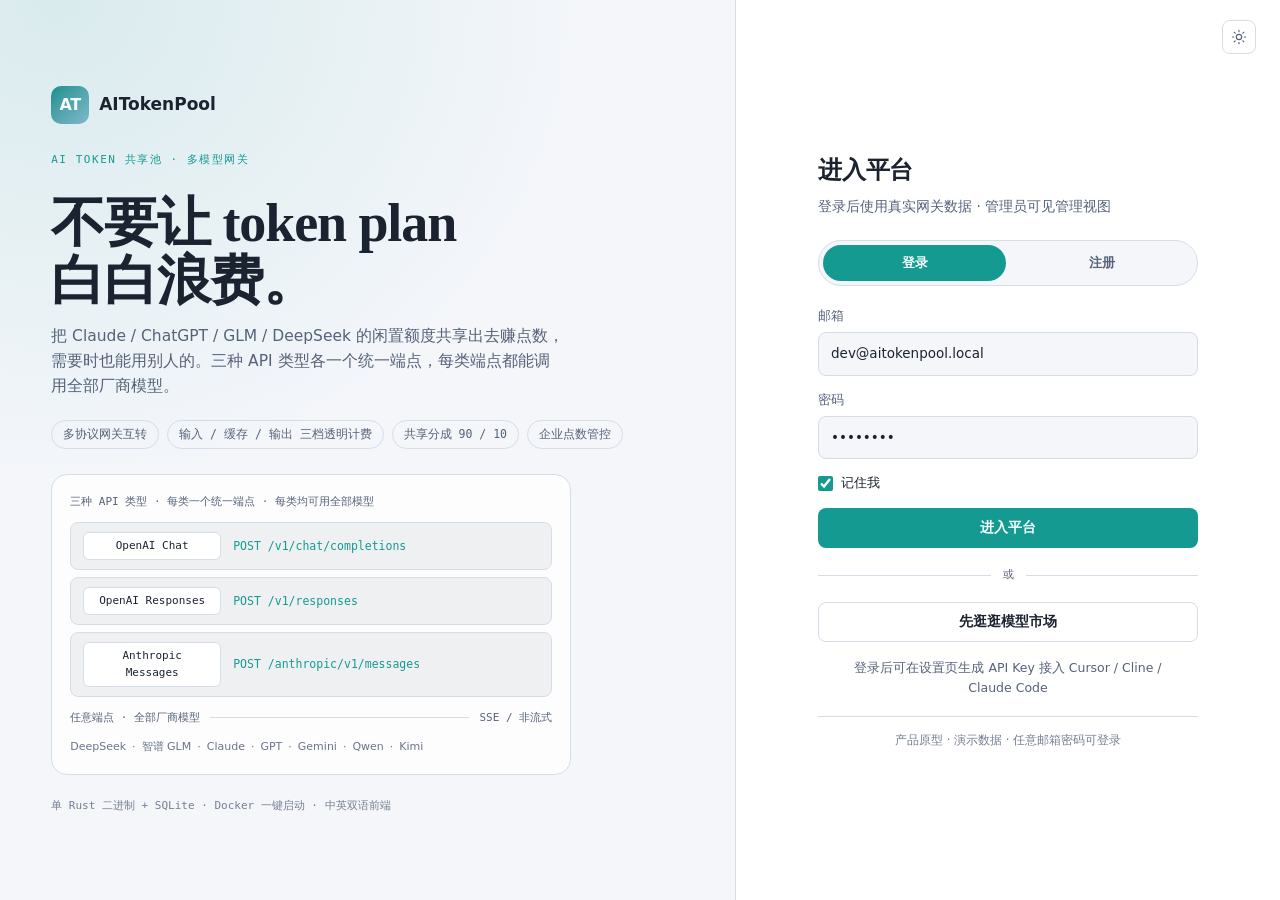
<file: docs/prototype/aitokenpool-console.html>
<!doctype html>
<html lang="zh-CN" data-theme="light">
<head>
<meta charset="utf-8" />
<meta name="viewport" content="width=device-width, initial-scale=1" />
<title>AITokenPool · AI Token 共享池 — 产品原型</title>
<link rel="icon" type="image/svg+xml" href="data:image/svg+xml,%3Csvg xmlns='http://www.w3.org/2000/svg' viewBox='0 0 64 64'%3E%3Cdefs%3E%3ClinearGradient id='g' x1='0' y1='0' x2='1' y2='1'%3E%3Cstop offset='0' stop-color='%234ecdc4'/%3E%3Cstop offset='1' stop-color='%232a9d8f'/%3E%3C/linearGradient%3E%3C/defs%3E%3Crect width='64' height='64' rx='14' fill='url(%23g)'/%3E%3Ctext x='32' y='43' font-family='-apple-system,Segoe UI,Arial,sans-serif' font-size='30' font-weight='800' text-anchor='middle' fill='%23062021'%3EAT%3C/text%3E%3C/svg%3E">
<style>
/* ─── tokens · AITokenPool brand (see brand-spec.md) ───────────────── */
:root {
  --bg:      oklch(17.67% 0.0114 260.64);
  --surface: oklch(24.17% 0.0194 258.36);
  --fg:      oklch(93.83% 0.0109 256.70);
  --muted:   oklch(72.37% 0.0288 255.13);
  --border:  oklch(31.93% 0.0296 260.54);
  --accent:  oklch(77.62% 0.1116 188.54);

  --surface-2: color-mix(in oklch, var(--surface) 82%, var(--fg));
  --surface-3: color-mix(in oklch, var(--surface) 70%, var(--fg));
  --accent-soft: color-mix(in oklch, var(--accent) 14%, transparent);
  --fg-soft:     color-mix(in oklch, var(--fg) 6%, transparent);
  --accent-ink:  oklch(26% 0.045 192);
  --ok:     oklch(78% 0.15 155);
  --warn:   oklch(80% 0.11 82);
  --danger: oklch(70% 0.17 20);
  --ok-soft:     color-mix(in oklch, var(--ok) 16%, transparent);
  --warn-soft:   color-mix(in oklch, var(--warn) 16%, transparent);
  --danger-soft: color-mix(in oklch, var(--danger) 16%, transparent);
  --overlay: color-mix(in oklch, var(--bg) 76%, transparent);

  --font-body: -apple-system, BlinkMacSystemFont, "Segoe UI", "PingFang SC", "Microsoft YaHei", "Noto Sans CJK SC", system-ui, sans-serif;
  --font-mono: ui-monospace, SFMono-Regular, Menlo, Consolas, monospace;
  --font-serif: "Iowan Old Style", "Charter", "Songti SC", Georgia, serif;

  --r: 12px; --r-sm: 8px; --r-lg: 16px;
  --sidebar-w: 250px;
  --shadow: 0 18px 40px color-mix(in oklch, var(--bg) 62%, transparent);
}
:root[data-theme="light"] {
  --bg:      oklch(97.28% 0.0057 264.53);
  --surface: oklch(100% 0 0);
  --fg:      oklch(25.55% 0.0267 262.58);
  --muted:   oklch(49.45% 0.0418 262.59);
  --border:  oklch(89.47% 0.0174 256.29);
  --accent:  oklch(62.02% 0.1042 188.19);
  --accent-ink: oklch(99% 0.01 190);
  --ok:     oklch(58% 0.14 156);
  --warn:   oklch(60% 0.12 75);
  --danger: oklch(55% 0.19 22);
  --shadow: 0 16px 36px color-mix(in oklch, var(--fg) 12%, transparent);
}

*, *::before, *::after { box-sizing: border-box; }
* { margin: 0; padding: 0; }
html, body { height: 100%; }
body {
  background: var(--bg);
  color: var(--fg);
  font-family: var(--font-body);
  font-size: 14px;
  line-height: 1.6;
  -webkit-font-smoothing: antialiased;
}
img, svg { display: block; max-width: 100%; }
a { color: inherit; text-decoration: none; }
button { font: inherit; cursor: pointer; border: 0; background: none; color: inherit; }
input, select, textarea { font: inherit; }
p { text-wrap: pretty; }
h1, h2, h3 { text-wrap: balance; }
:focus-visible { outline: 2px solid var(--accent); outline-offset: 2px; border-radius: 4px; }
.hidden { display: none !important; }
.num { font-family: var(--font-mono); font-variant-numeric: tabular-nums; }
.muted { color: var(--muted); }
.ok { color: var(--ok); } .warn { color: var(--warn); } .danger { color: var(--danger); }
.eyebrow {
  font-family: var(--font-mono); font-size: 11px; letter-spacing: 0.14em;
  text-transform: uppercase; color: var(--accent);
}

/* ─── buttons ──────────────────────────────────────────────────────── */
.btn {
  display: inline-flex; align-items: center; justify-content: center; gap: 7px;
  min-height: 40px; padding: 0 16px; border-radius: var(--r-sm);
  border: 1px solid transparent; font-size: 13.5px; font-weight: 600;
  letter-spacing: 0.01em; transition: background .15s ease, border-color .15s ease, transform .05s ease;
  white-space: nowrap;
}
.btn:active { transform: translateY(1px); }
.btn-primary { background: var(--accent); color: var(--accent-ink); }
.btn-primary:hover { background: color-mix(in oklch, var(--accent) 86%, var(--fg)); }
.btn-secondary { background: transparent; color: var(--fg); border-color: var(--border); }
.btn-secondary:hover { border-color: color-mix(in oklch, var(--accent) 55%, var(--border)); background: var(--accent-soft); }
.btn-ghost { background: transparent; color: var(--muted); padding-inline: 10px; }
.btn-ghost:hover { color: var(--fg); background: var(--fg-soft); }
.btn-danger { background: transparent; color: var(--danger); border-color: color-mix(in oklch, var(--danger) 45%, var(--border)); }
.btn-danger:hover { background: var(--danger-soft); }
.btn-sm { min-height: 32px; padding: 0 11px; font-size: 12.5px; }
.btn-block { width: 100%; }
.btn[disabled] { opacity: .45; cursor: not-allowed; }

/* ─── pills / chips / tags ─────────────────────────────────────────── */
.pill { display: inline-flex; align-items: center; gap: 5px; padding: 2px 9px; border-radius: 999px; font-size: 11.5px; font-weight: 600; font-family: var(--font-mono); letter-spacing: .03em; }
.pill-ok { background: var(--ok-soft); color: var(--ok); }
.pill-warn { background: var(--warn-soft); color: var(--warn); }
.pill-danger { background: var(--danger-soft); color: var(--danger); }
.pill-muted { background: var(--fg-soft); color: var(--muted); }
.pill-accent { background: var(--accent-soft); color: var(--accent); }
.tag { display: inline-flex; align-items: center; padding: 2px 9px; border: 1px solid var(--border); border-radius: 999px; font-size: 11.5px; color: var(--muted); }
.tag-accent { border-color: color-mix(in oklch, var(--accent) 45%, var(--border)); color: var(--accent); }

/* ─── login ────────────────────────────────────────────────────────── */
.login { height: 100vh; display: grid; grid-template-columns: 1.15fr 0.85fr; position: relative; overflow: hidden; }
.login-theme { position: absolute; top: 20px; right: 24px; z-index: 5; background: color-mix(in oklch, var(--surface) 70%, transparent); -webkit-backdrop-filter: blur(6px); backdrop-filter: blur(6px); }
.login-brand {
  position: relative; overflow-y: auto; overflow-x: hidden; scrollbar-width: none; -ms-overflow-style: none; padding: clamp(26px, 5vh, 56px) clamp(30px, 4vw, 60px); display: flex; flex-direction: column; justify-content: safe center;
  background:
    radial-gradient(120% 90% at 8% 0%, color-mix(in oklch, var(--accent) 12%, transparent), transparent 60%),
    var(--bg);
  border-right: 1px solid var(--border);
}
.login-brand::-webkit-scrollbar { width: 0; height: 0; }
.lb-top { display: flex; align-items: center; gap: 10px; font-weight: 700; font-size: 17px; }
.logo-tile {
  width: 38px; height: 38px; border-radius: 10px; display: grid; place-items: center; flex: none;
  background: linear-gradient(135deg, color-mix(in oklch, var(--accent) 92%, var(--fg)), color-mix(in oklch, var(--accent) 62%, var(--bg)));
  color: var(--accent-ink); font-weight: 800; font-size: 16px; letter-spacing: -0.02em;
}
.lb-headline {
  font-family: var(--font-serif); font-size: clamp(30px, min(4.4vw, 6.2vh), 54px); line-height: 1.06;
  letter-spacing: -0.02em; margin: clamp(14px, 3vh, 30px) 0 clamp(9px, 1.6vh, 16px); max-width: 15ch;
}
.nb { white-space: nowrap; }
.lb-sub { color: var(--muted); font-size: 15.5px; max-width: 52ch; }
.lb-points { list-style: none; display: flex; flex-wrap: wrap; gap: 8px; margin-top: clamp(12px, 2.4vh, 26px); }
.lb-points li { font-family: var(--font-mono); font-size: 11.5px; color: var(--muted); border: 1px solid var(--border); border-radius: 999px; padding: 4px 11px; }
.gw { margin-top: clamp(14px, 2.8vh, 34px); border: 1px solid var(--border); background: color-mix(in oklch, var(--surface) 82%, transparent); border-radius: var(--r-lg); padding: 18px; max-width: 520px; }
.gw-lead { font-family: var(--font-mono); font-size: 11px; color: var(--muted); margin-bottom: 12px; }
.gw-ep { display: grid; grid-template-columns: 138px 1fr; gap: 12px; align-items: center; padding: 9px 12px; border-radius: var(--r-sm); background: var(--fg-soft); border: 1px solid var(--border); }
.gw-ep + .gw-ep { margin-top: 7px; }
.gw-chip { font-family: var(--font-mono); font-size: 11px; padding: 4px 9px; border-radius: 6px; background: var(--surface); color: var(--fg); border: 1px solid var(--border); text-align: center; }
.gw-ep code { font-family: var(--font-mono); font-size: 11.5px; color: var(--accent); min-width: 0; overflow-wrap: anywhere; }
.gw-mid { display: flex; align-items: center; gap: 10px; margin: 12px 0; color: var(--muted); font-family: var(--font-mono); font-size: 11px; }
.gw-mid .line { flex: 1; height: 1px; background: var(--border); }
.gw-models { display: flex; flex-wrap: wrap; gap: 6px; }
.gw-models span { font-size: 11px; color: color-mix(in oklch, var(--muted) 88%, transparent); }
.lb-meta { margin-top: clamp(12px, 2.4vh, 26px); font-family: var(--font-mono); font-size: 11px; color: color-mix(in oklch, var(--muted) 80%, transparent); }

.login-panel { display: grid; place-items: center; align-content: safe center; padding: clamp(22px, 4vh, 40px) 32px; background: var(--surface); overflow-y: auto; }
.login-card { width: 100%; max-width: 380px; }
.login-card h2 { font-size: 24px; letter-spacing: -0.01em; }
.login-card > p.sub { color: var(--muted); margin: 6px 0 22px; }
.auth-tabs { display: flex; gap: 4px; background: var(--bg); border: 1px solid var(--border); border-radius: 999px; padding: 4px; margin-bottom: 20px; }
.auth-tabs button { flex: 1; padding: 8px 0; border-radius: 999px; font-size: 13px; color: var(--muted); font-weight: 600; }
.auth-tabs button.on { background: var(--accent); color: var(--accent-ink); }
.login-form { display: flex; flex-direction: column; gap: 14px; }
.login-foot { margin-top: 16px; font-size: 12.5px; color: var(--muted); text-align: center; }
.login-foot a { color: var(--accent); }
.login-tip { margin-top: 18px; font-size: 11.5px; color: color-mix(in oklch, var(--muted) 82%, transparent); text-align: center; border-top: 1px solid var(--border); padding-top: 14px; }
.divider { display: flex; align-items: center; gap: 12px; color: var(--muted); font-size: 11px; margin: 18px 0; }
.divider::before, .divider::after { content: ""; flex: 1; height: 1px; background: var(--border); }
.demo-role { display: flex; gap: 8px; margin-top: 14px; }
.demo-role button { flex: 1; padding: 8px 0; font-size: 12px; border: 1px solid var(--border); border-radius: var(--r-sm); color: var(--muted); }
.demo-role button.on { border-color: var(--accent); color: var(--accent); background: var(--accent-soft); }

/* ─── app shell ────────────────────────────────────────────────────── */
.app { min-height: 100vh; display: grid; grid-template-columns: var(--sidebar-w) 1fr; }
.sidebar {
  position: sticky; top: 0; align-self: start; height: 100vh; display: flex; flex-direction: column;
  background: var(--surface); border-right: 1px solid var(--border); padding: 18px 14px;
}
.sb-brand { display: flex; align-items: center; gap: 10px; padding: 4px 6px 16px; }
.sb-brand strong { font-size: 15px; }
.sb-brand span { display: block; font-size: 11px; color: var(--muted); }
.demo-badge { margin: 0 6px 14px; font-family: var(--font-mono); font-size: 10.5px; color: var(--warn); background: var(--warn-soft); border-radius: 6px; padding: 4px 8px; text-align: center; }
.nav { display: flex; flex-direction: column; gap: 2px; overflow-y: auto; flex: 1; }
.nav-group { font-family: var(--font-mono); font-size: 10px; letter-spacing: .12em; text-transform: uppercase; color: color-mix(in oklch, var(--muted) 72%, transparent); padding: 14px 10px 6px; }
.nav button {
  display: flex; align-items: center; gap: 10px; width: 100%; text-align: left;
  padding: 9px 11px; border-radius: var(--r-sm); color: var(--muted); font-size: 13.5px; font-weight: 500;
}
.nav button:hover { background: var(--fg-soft); color: var(--fg); }
.nav button.on { background: var(--accent-soft); color: var(--accent); font-weight: 600; }
.nav button svg { width: 16px; height: 16px; flex: none; }
.nav button .badge { margin-left: auto; font-family: var(--font-mono); font-size: 10.5px; color: var(--muted); }
.sb-foot { border-top: 1px solid var(--border); padding-top: 12px; margin-top: 8px; display: flex; flex-direction: column; gap: 10px; }
.role-switch { display: flex; gap: 3px; background: var(--bg); border: 1px solid var(--border); border-radius: var(--r-sm); padding: 3px; }
.role-switch button { flex: 1; padding: 6px 0; font-size: 11px; border-radius: 6px; color: var(--muted); }
.role-switch button.on { background: var(--accent); color: var(--accent-ink); font-weight: 700; }
.user-chip { display: flex; align-items: center; gap: 10px; padding: 8px 6px; }
.avatar { width: 34px; height: 34px; border-radius: 50%; display: grid; place-items: center; background: var(--accent-soft); color: var(--accent); font-weight: 700; flex: none; font-size: 13px; }
.user-chip strong { font-size: 13px; display: block; }
.user-chip span { font-size: 11.5px; color: var(--muted); }
.icon-btn { width: 34px; height: 34px; border-radius: 8px; display: grid; place-items: center; color: var(--muted); border: 1px solid var(--border); }
.icon-btn:hover { color: var(--fg); border-color: color-mix(in oklch, var(--accent) 50%, var(--border)); }
.icon-btn svg { width: 16px; height: 16px; }

.main { padding: 26px 30px 60px; min-width: 0; }
.page-head { display: flex; align-items: flex-end; justify-content: space-between; gap: 16px; flex-wrap: wrap; margin-bottom: 22px; }
.page-head h2 { font-size: 23px; letter-spacing: -0.015em; }
.page-head p { color: var(--muted); font-size: 13px; margin-top: 3px; }
.crumb { font-family: var(--font-mono); font-size: 11px; color: var(--muted); margin-bottom: 6px; }

/* ─── cards & grids ────────────────────────────────────────────────── */
.card { background: var(--surface); border: 1px solid var(--border); border-radius: var(--r); padding: 20px; }
.card + .card { margin-top: 16px; }
.split > .card + .card, .card-grid > .card + .card, .card-grid-3 > .card + .card { margin-top: 0; }
.card h3 { font-size: 15px; margin-bottom: 2px; }
.card .card-sub { color: var(--muted); font-size: 12.5px; margin-bottom: 14px; }
.card-grid { display: grid; grid-template-columns: 1fr 1fr; gap: 16px; margin-top: 16px; }
.card-grid-3 { display: grid; grid-template-columns: repeat(3, 1fr); gap: 16px; }
.stat-grid { display: grid; grid-template-columns: repeat(4, 1fr); gap: 16px; }
.stat-card { background: var(--surface); border: 1px solid var(--border); border-radius: var(--r); padding: 18px 18px 16px; }
.stat-card .label { font-size: 12px; color: var(--muted); display: flex; align-items: center; gap: 6px; }
.stat-card .value { font-family: var(--font-mono); font-variant-numeric: tabular-nums; font-size: 30px; line-height: 1.15; letter-spacing: -0.02em; margin: 10px 0 6px; }
.stat-card .value .unit { font-size: 13px; color: var(--muted); margin-left: 4px; }
.stat-card .delta { font-size: 11.5px; font-family: var(--font-mono); }
.stat-card.accent { border-color: color-mix(in oklch, var(--accent) 40%, var(--border)); background: linear-gradient(180deg, var(--accent-soft), transparent 70%), var(--surface); }

/* ─── tables ───────────────────────────────────────────────────────── */
.table-wrap { overflow-x: auto; border: 1px solid var(--border); border-radius: var(--r); background: var(--surface); }
table.dt { width: 100%; border-collapse: collapse; font-size: 13px; min-width: 640px; }
table.dt th, table.dt td { padding: 11px 14px; text-align: left; border-bottom: 1px solid var(--border); white-space: nowrap; }
table.dt thead th { font-family: var(--font-mono); font-size: 10.5px; letter-spacing: .06em; text-transform: uppercase; color: var(--muted); font-weight: 500; background: color-mix(in oklch, var(--surface) 70%, var(--bg)); position: sticky; top: 0; }
table.dt tbody tr:hover { background: var(--fg-soft); }
table.dt tbody tr:last-child td { border-bottom: 0; }
table.dt td.num, table.dt th.num { text-align: right; font-family: var(--font-mono); font-variant-numeric: tabular-nums; }
table.dt td .model-name { font-family: var(--font-mono); font-size: 12.5px; }
table.dt .provider-cell { display: flex; align-items: center; gap: 9px; }
.dot { width: 8px; height: 8px; border-radius: 50%; background: var(--accent); flex: none; }
.dot.muted { background: var(--muted); }

/* ─── toolbar / tabs / chips ───────────────────────────────────────── */
.toolbar { display: flex; align-items: center; gap: 10px; flex-wrap: wrap; margin: 16px 0; }
.toolbar .grow { flex: 1; }
.search { position: relative; flex: 1; min-width: 180px; max-width: 320px; }
.search input { width: 100%; padding: 10px 34px 10px 13px; }
.search .clear { position: absolute; right: 8px; top: 50%; transform: translateY(-50%); color: var(--muted); font-size: 16px; line-height: 1; padding: 4px; }
.tabs { display: flex; gap: 4px; border-bottom: 1px solid var(--border); margin-bottom: 18px; flex-wrap: wrap; }
.tabs button { padding: 10px 14px; font-size: 13px; color: var(--muted); border-bottom: 2px solid transparent; margin-bottom: -1px; font-weight: 500; }
.tabs button:hover { color: var(--fg); }
.tabs button.on { color: var(--accent); border-bottom-color: var(--accent); font-weight: 600; }
.chips { display: flex; flex-wrap: wrap; gap: 7px; }
.chip { display: inline-flex; align-items: center; gap: 7px; padding: 6px 12px; border: 1px solid var(--border); border-radius: 999px; font-size: 12.5px; color: var(--muted); background: transparent; }
.chip:hover { border-color: color-mix(in oklch, var(--accent) 45%, var(--border)); color: var(--fg); }
.chip.on { border-color: var(--accent); color: var(--accent); background: var(--accent-soft); }
.recent-row { display: flex; align-items: center; gap: 10px; flex-wrap: wrap; margin: 0 0 14px; }
.recent-row .cap { font-family: var(--font-mono); font-size: 11px; color: var(--muted); }

/* ─── forms ────────────────────────────────────────────────────────── */
.form { display: flex; flex-direction: column; gap: 14px; }
.form-row { display: grid; grid-template-columns: repeat(auto-fit, minmax(180px, 1fr)); gap: 14px; }
label.f { display: flex; flex-direction: column; gap: 6px; font-size: 12.5px; color: var(--muted); }
input.i, select.i, textarea.i {
  width: 100%; padding: 10px 12px; background: var(--bg); border: 1px solid var(--border);
  border-radius: var(--r-sm); color: var(--fg); font-size: 13.5px; transition: border-color .15s ease;
}
input.i::placeholder, textarea.i::placeholder { color: color-mix(in oklch, var(--muted) 68%, transparent); }
input.i:focus, select.i:focus, textarea.i:focus { border-color: var(--accent); outline: 2px solid var(--accent-soft); }
select.i { appearance: none; background-image: url("data:image/svg+xml,%3Csvg xmlns='http://www.w3.org/2000/svg' width='12' height='12' viewBox='0 0 12 12' fill='none'%3E%3Cpath d='M2 4l4 4 4-4' stroke='%239aa7b8' stroke-width='1.6' stroke-linecap='round' stroke-linejoin='round'/%3E%3C/svg%3E"); background-repeat: no-repeat; background-position: right 11px center; padding-right: 30px; }
.hint { font-size: 11.5px; color: color-mix(in oklch, var(--muted) 82%, transparent); }
.check-line { display: flex; align-items: center; gap: 8px; font-size: 13px; color: var(--fg); }
.check-line input { accent-color: var(--accent); width: 15px; height: 15px; }
.inline-edit { display: flex; gap: 8px; align-items: center; flex-wrap: wrap; margin-top: 10px; }
.price-view { font-family: var(--font-mono); font-size: 13px; color: var(--accent); }
.field-error { color: var(--danger); font-size: 12px; }

/* ─── bar charts (filled encoding) ─────────────────────────────────── */
.bar-list { display: flex; flex-direction: column; gap: 13px; }
.bar-row .bar-top { display: flex; justify-content: space-between; font-size: 12px; margin-bottom: 5px; }
.bar-row .bar-top .k { color: var(--fg); display: flex; align-items: center; gap: 7px; }
.bar-track { height: 8px; border-radius: 999px; background: var(--fg-soft); overflow: hidden; }
.bar-fill { height: 100%; border-radius: 999px; background: var(--accent); }
.bar-fill.alt { background: color-mix(in oklch, var(--accent) 45%, var(--muted)); }
.trend { display: flex; align-items: flex-end; gap: 10px; height: 150px; padding-top: 10px; }
.trend-col { flex: 1; display: flex; flex-direction: column; align-items: center; gap: 6px; min-width: 0; }
.trend-pair { display: flex; align-items: flex-end; gap: 3px; height: 118px; width: 100%; justify-content: center; }
.trend-bar { width: 9px; border-radius: 3px 3px 0 0; min-height: 2px; }
.trend-bar.consume { background: var(--accent); }
.trend-bar.earn { background: color-mix(in oklch, var(--ok) 80%, var(--muted)); }
.trend-x { font-family: var(--font-mono); font-size: 10px; color: var(--muted); }
.legend { display: flex; gap: 16px; font-size: 11.5px; color: var(--muted); margin-top: 10px; }
.legend i { width: 9px; height: 9px; border-radius: 2px; display: inline-block; margin-right: 5px; }

/* ─── wallet ───────────────────────────────────────────────────────── */
.wallet-hero { display: flex; align-items: center; justify-content: space-between; gap: 20px; flex-wrap: wrap; }
.balance-big { font-family: var(--font-mono); font-variant-numeric: tabular-nums; font-size: clamp(34px, 5vw, 54px); letter-spacing: -0.03em; line-height: 1; margin-top: 8px; }
.balance-big .unit { font-size: 16px; color: var(--muted); margin-left: 6px; }
.wallet-actions { display: flex; gap: 9px; flex-wrap: wrap; align-items: center; }
.endpoint-row { display: grid; grid-template-columns: auto 1fr auto; gap: 12px; align-items: center; padding: 12px 0; border-bottom: 1px solid var(--border); }
.endpoint-row:last-of-type { border-bottom: 0; }
.ep-tag { font-family: var(--font-mono); font-size: 10.5px; color: var(--accent); background: var(--accent-soft); border-radius: 5px; padding: 3px 8px; }
.ep-url { font-family: var(--font-mono); font-size: 12.5px; color: var(--fg); overflow-x: auto; }
.ep-desc { grid-column: 2 / -1; font-size: 11.5px; color: var(--muted); }

/* ─── mini list ────────────────────────────────────────────────────── */
.mini-list { display: flex; flex-direction: column; }
.mini { display: flex; align-items: center; justify-content: space-between; gap: 12px; padding: 11px 0; border-bottom: 1px solid var(--border); }
.mini:last-child { border-bottom: 0; }
.mini .m-main { min-width: 0; }
.mini .m-main strong { font-size: 13px; display: block; }
.mini .m-main span { font-size: 11.5px; color: var(--muted); }
.mini .m-val { font-family: var(--font-mono); font-size: 13px; text-align: right; flex: none; }

/* ─── modal ────────────────────────────────────────────────────────── */
.modal-overlay { position: fixed; inset: 0; background: var(--overlay); backdrop-filter: blur(3px); display: grid; place-items: center; z-index: 60; padding: 20px; }
.modal { width: 100%; max-width: 560px; background: var(--surface); border: 1px solid var(--border); border-radius: var(--r-lg); box-shadow: var(--shadow); display: flex; flex-direction: column; max-height: 86vh; overflow: hidden; }
.modal-head { display: flex; align-items: flex-start; justify-content: space-between; gap: 12px; padding: 18px 20px; border-bottom: 1px solid var(--border); }
.modal-head h3 { font-size: 16px; }
.modal-head .close { color: var(--muted); font-size: 18px; line-height: 1; padding: 4px; }
.modal-body { padding: 16px 20px; overflow-y: auto; }
.chat-log { display: flex; flex-direction: column; gap: 10px; min-height: 120px; }
.msg { max-width: 82%; padding: 9px 13px; border-radius: 12px; font-size: 13px; }
.msg.user { align-self: flex-end; background: var(--accent); color: var(--accent-ink); border-bottom-right-radius: 3px; }
.msg.bot { align-self: flex-start; background: var(--bg); border: 1px solid var(--border); border-bottom-left-radius: 3px; }
.msg .usage { display: block; font-family: var(--font-mono); font-size: 10.5px; color: var(--muted); margin-top: 6px; }
.chat-input-row { display: flex; gap: 9px; padding: 14px 20px; border-top: 1px solid var(--border); }

/* ─── toast ────────────────────────────────────────────────────────── */
#toast-wrap { position: fixed; right: 22px; bottom: 22px; display: flex; flex-direction: column; gap: 9px; z-index: 90; }
.toast { display: flex; align-items: center; gap: 10px; padding: 11px 15px; background: var(--surface); border: 1px solid var(--border); border-left: 3px solid var(--accent); border-radius: var(--r-sm); box-shadow: var(--shadow); font-size: 13px; animation: toastin .2s ease; max-width: 360px; }
.toast.ok { border-left-color: var(--ok); }
.toast.warn { border-left-color: var(--warn); }
@keyframes toastin { from { opacity: 0; transform: translateY(8px); } }

/* ─── misc ─────────────────────────────────────────────────────────── */
.empty { text-align: center; color: var(--muted); padding: 40px 20px; font-size: 13px; }
.split { display: grid; grid-template-columns: 1.6fr 1fr; gap: 16px; align-items: start; }
.mt16 { margin-top: 16px; } .mb16 { margin-bottom: 16px; }
.row { display: flex; align-items: center; gap: 10px; flex-wrap: wrap; }
.spread { display: flex; align-items: center; justify-content: space-between; gap: 12px; flex-wrap: wrap; }
hr.rule { border: 0; border-top: 1px solid var(--border); margin: 16px 0; }

/* ─── responsive ───────────────────────────────────────────────────── */
@media (max-width: 1080px) {
  .stat-grid { grid-template-columns: repeat(2, 1fr); }
  .card-grid, .card-grid-3, .split { grid-template-columns: 1fr; }
}
@media (max-width: 900px) {
  .login { grid-template-columns: 1fr; }
  .login-brand { display: none; }
  .app { grid-template-columns: 1fr; }
  .sidebar { position: static; height: auto; border-right: 0; border-bottom: 1px solid var(--border); }
  .nav { flex-direction: row; overflow-x: auto; padding-bottom: 4px; }
  .nav-group { display: none; }
  .nav button { white-space: nowrap; }
  .main { padding: 20px 16px 48px; }
}
@media (max-width: 560px) {
  .stat-grid { grid-template-columns: 1fr; }
  .gw-ep { grid-template-columns: 1fr; gap: 6px; }
  .gw-chip { justify-self: start; }
}
</style>
</head>
<body>

<!-- ═══════════════════════ LOGIN ═══════════════════════ -->
<div id="login-view" class="login" data-od-id="login">
  <button type="button" class="icon-btn login-theme" id="login-theme-toggle" title="切换亮色 / 深色主题" aria-label="切换主题">
    <svg viewBox="0 0 24 24" fill="none" stroke="currentColor" stroke-width="1.7" stroke-linecap="round" stroke-linejoin="round"><circle cx="12" cy="12" r="4"/><path d="M12 2v2M12 20v2M4.9 4.9l1.4 1.4M17.7 17.7l1.4 1.4M2 12h2M20 12h2M4.9 19.1l1.4-1.4M17.7 6.3l1.4-1.4"/></svg>
  </button>
  <section class="login-brand">
    <div class="lb-top"><span class="logo-tile">AT</span> AITokenPool</div>
    <p class="eyebrow" style="margin-top:clamp(14px, 3vh, 28px)">AI TOKEN 共享池 · 多模型网关</p>
    <h1 class="lb-headline">不要让 <span class="nb">token plan</span> 白白浪费。</h1>
    <p class="lb-sub">把 Claude / ChatGPT / GLM / DeepSeek 的闲置额度共享出去赚点数，需要时也能用别人的。三种 API 类型各一个统一端点，每类端点都能调用全部厂商模型。</p>
    <ul class="lb-points">
      <li>多协议网关互转</li>
      <li>输入 / 缓存 / 输出 三档透明计费</li>
      <li>共享分成 90 / 10</li>
      <li>企业点数管控</li>
    </ul>
    <div class="gw" aria-hidden="true">
      <p class="gw-lead">三种 API 类型 · 每类一个统一端点 · 每类均可用全部模型</p>
      <div class="gw-ep">
        <span class="gw-chip">OpenAI Chat</span>
        <code>POST /v1/chat/completions</code>
      </div>
      <div class="gw-ep">
        <span class="gw-chip">OpenAI Responses</span>
        <code>POST /v1/responses</code>
      </div>
      <div class="gw-ep">
        <span class="gw-chip">Anthropic Messages</span>
        <code>POST /anthropic/v1/messages</code>
      </div>
      <div class="gw-mid"><span>任意端点 · 全部厂商模型</span><span class="line"></span><span>SSE / 非流式</span></div>
      <div class="gw-models">
        <span>DeepSeek</span><span>·</span><span>智谱 GLM</span><span>·</span><span>Claude</span><span>·</span><span>GPT</span><span>·</span><span>Gemini</span><span>·</span><span>Qwen</span><span>·</span><span>Kimi</span>
      </div>
    </div>
    <p class="lb-meta">单 Rust 二进制 + SQLite · Docker 一键启动 · 中英双语前端</p>
  </section>

  <section class="login-panel">
    <div class="login-card">
      <h2 id="auth-title">进入平台</h2>
      <p class="sub" id="auth-sub">登录后使用真实网关数据 · 管理员可见管理视图</p>

      <div class="auth-tabs" id="auth-tabs">
        <button type="button" class="on" data-auth="login">登录</button>
        <button type="button" data-auth="register">注册</button>
      </div>

      <form id="login-form" class="login-form" novalidate>
        <label class="f">邮箱<input id="login-email" class="i" type="email" value="dev@aitokenpool.local" /></label>
        <label class="f">密码<input id="login-pass" class="i" type="password" value="demo1234" /></label>
        <label class="check-line"><input type="checkbox" checked /> 记住我</label>
        <button type="submit" class="btn btn-primary btn-block">进入平台</button>
      </form>

      <form id="register-form" class="login-form hidden" novalidate>
        <label class="f">昵称（可选）<input id="reg-name" class="i" type="text" placeholder="如：小林" /></label>
        <label class="f">邮箱<input id="reg-email" class="i" type="email" placeholder="you@company.com" /></label>
        <label class="f">密码<input id="reg-pass" class="i" type="password" placeholder="至少 8 位" /></label>
        <label class="f">确认密码<input id="reg-pass2" class="i" type="password" placeholder="再次输入" /></label>
        <p id="reg-error" class="field-error hidden"></p>
        <button type="submit" class="btn btn-primary btn-block">注册并发送验证码</button>
      </form>

      <div class="divider">或</div>
      <button type="button" class="btn btn-secondary btn-block" id="guest-btn">先逛逛模型市场</button>

      <p class="login-foot">登录后可在设置页生成 API Key 接入 Cursor / Cline / Claude Code</p>
      <p class="login-tip">产品原型 · 演示数据 · 任意邮箱密码可登录</p>
    </div>
  </section>
</div>

<!-- ═══════════════════════ APP ═══════════════════════ -->
<div id="app" class="app hidden">
  <aside class="sidebar" data-od-id="sidebar">
    <div class="sb-brand">
      <span class="logo-tile">AT</span>
      <div><strong>AITokenPool</strong><span id="mode-label">共享市场 · 普通用户</span></div>
    </div>
    <div class="demo-badge">演示数据 · PROTOTYPE</div>
    <nav class="nav" id="nav"></nav>
    <div class="sb-foot">
      <div>
        <div class="cap" style="font-family:var(--font-mono);font-size:10px;color:var(--muted);margin-bottom:6px;">切换角色视图（演示）</div>
        <div class="role-switch" id="role-switch">
          <button type="button" data-role="user">普通用户</button>
          <button type="button" data-role="admin">管理员</button>
          <button type="button" data-role="ops">运营者</button>
        </div>
      </div>
      <div class="user-chip">
        <div class="avatar" id="side-avatar">访</div>
        <div style="flex:1;min-width:0"><strong id="side-name">访客</strong><span>点数余额 <b id="side-balance" class="num">0</b></span></div>
        <button type="button" class="icon-btn" id="theme-toggle" title="切换亮色 / 深色主题" aria-label="切换主题">
          <svg viewBox="0 0 24 24" fill="none" stroke="currentColor" stroke-width="1.7" stroke-linecap="round" stroke-linejoin="round"><circle cx="12" cy="12" r="4"/><path d="M12 2v2M12 20v2M4.9 4.9l1.4 1.4M17.7 17.7l1.4 1.4M2 12h2M20 12h2M4.9 19.1l1.4-1.4M17.7 6.3l1.4-1.4"/></svg>
        </button>
      </div>
      <button type="button" class="btn btn-secondary btn-block btn-sm" id="logout-btn">退出登录</button>
    </div>
  </aside>

  <main class="main" id="main">
    <!-- 仪表盘 -->
    <section class="view" id="view-dashboard" data-od-id="dashboard">
      <header class="page-head">
        <div><div class="crumb">/ 仪表盘</div><h2>仪表盘</h2><p>总览你的点数、用量与共享收益</p></div>
        <button class="btn btn-secondary btn-sm" data-goto="marketplace">去市场调用模型</button>
      </header>
      <div class="stat-grid" id="dash-stats"></div>
      <div class="split mt16">
        <div class="card">
          <div class="spread"><div><h3>近 14 天消耗与收益</h3><p class="card-sub">单位：点数 · 每日合计</p></div></div>
          <div class="trend" id="dash-trend"></div>
          <div class="legend"><span><i style="background:var(--accent)"></i>消费</span><span><i style="background:color-mix(in oklch, var(--ok) 80%, var(--muted))"></i>共享收益</span></div>
        </div>
        <div class="card">
          <h3>本月点数变化</h3>
          <p class="card-sub">最近几笔累计</p>
          <div class="mini-list" id="dash-month"></div>
        </div>
      </div>
      <div class="card mt16">
        <div class="spread"><div><h3>我的共享</h3><p class="card-sub">上架中的 key 与实时用量</p></div><button class="btn btn-ghost btn-sm" data-goto="sharing">管理共享</button></div>
        <div class="mini-list" id="dash-sharings"></div>
      </div>
    </section>

    <!-- 模型市场 -->
    <section class="view hidden" id="view-marketplace" data-od-id="marketplace">
      <header class="page-head">
        <div><div class="crumb">/ 模型市场</div><h2>模型市场</h2><p>浏览 / 搜索各家模型，按点数计价 · 按客户端原生协议选端点，每类端点均可调用全部厂商模型</p></div>
      </header>
      <div class="toolbar">
        <span class="search"><input id="mk-search" class="i" placeholder="搜索模型名 / 厂商…" /><button class="clear hidden" id="mk-clear" aria-label="清空搜索">×</button></span>
        <select id="mk-provider" class="i" style="width:auto;min-width:150px"></select>
        <select id="mk-sort" class="i" style="width:auto;min-width:160px">
          <option value="default">默认排序</option>
          <option value="in-asc">输入价 低 → 高</option>
          <option value="in-desc">输入价 高 → 低</option>
          <option value="ctx-desc">上下文 大 → 小</option>
        </select>
        <select id="mk-avail" class="i" style="width:auto;min-width:130px">
          <option value="all">全部可用性</option>
          <option value="yes">仅可用</option>
        </select>
        <span class="grow"></span>
        <span class="num muted" id="mk-count" style="font-size:12px"></span>
      </div>
      <div class="recent-row hidden" id="mk-recent">
        <span class="cap">最近使用</span>
        <span class="chips" id="mk-recent-chips"></span>
        <button class="btn btn-ghost btn-sm" id="mk-recent-clear">清空</button>
      </div>
      <div class="table-wrap">
        <table class="dt">
          <thead><tr>
            <th>厂商 / 模型</th><th class="num">输入价 /1M</th><th class="num">输出价 /1M</th>
            <th class="num">上下文</th><th>能力</th><th>可用性</th><th></th>
          </tr></thead>
          <tbody id="mk-body"></tbody>
        </table>
      </div>
    </section>

    <!-- 共享管理 -->
    <section class="view hidden" id="view-sharing" data-od-id="sharing">
      <header class="page-head">
        <div><div class="crumb">/ 共享管理</div><h2>共享管理</h2><p>上架闲置 key 赚点数 · 分成 90 / 10 · 分成为永久点数</p></div>
        <button class="btn btn-primary btn-sm" id="share-add-btn">＋ 上架新 key</button>
      </header>
      <div class="stat-grid" id="share-stats"></div>
      <div class="card mt16 hidden" id="share-form-card">
        <h3>上架新 key</h3>
        <p class="card-sub">key 由平台 AES-256-GCM 加密托管，仅用于代理调用，不会展示给其他用户</p>
        <form class="form" id="share-form">
          <div class="form-row">
            <label class="f">厂商<select id="sf-provider" class="i"></select></label>
            <label class="f">Plan<select id="sf-plan" class="i"></select></label>
          </div>
          <p class="hint" id="sf-plan-hint"></p>
          <div class="form-row">
            <label class="f">模型<select id="sf-model" class="i"></select></label>
            <label class="f">参考单价（点数 / 1M 输出）<span class="price-view" id="sf-price-view">选择模型后自动计算</span></label>
          </div>
          <div class="form-row">
            <label class="f">API Key<input id="sf-key" class="i" type="password" placeholder="sk-xxx" /></label>
            <label class="f">声明额度（点数）<input id="sf-quota" class="i" type="number" value="5000" min="1" /></label>
          </div>
          <label class="f">可用时间段（可选，不选星期 = 全天不限）
            <span class="chips" id="sf-days">
              <button type="button" class="chip" data-day="1">周一</button>
              <button type="button" class="chip" data-day="2">周二</button>
              <button type="button" class="chip" data-day="3">周三</button>
              <button type="button" class="chip" data-day="4">周四</button>
              <button type="button" class="chip" data-day="5">周五</button>
              <button type="button" class="chip" data-day="6">周六</button>
              <button type="button" class="chip" data-day="7">周日</button>
              <button type="button" class="chip" data-day="all">每天</button>
            </span>
          </label>
          <div class="form-row">
            <label class="f">开始时间<input id="sf-start" class="i" type="time" value="09:00" /></label>
            <label class="f">结束时间<input id="sf-end" class="i" type="time" value="23:00" /></label>
          </div>
          <label class="f">备注（可选）<input id="sf-note" class="i" placeholder="纯文本说明，不影响生效规则" /></label>
          <div class="row">
            <button type="submit" class="btn btn-primary">上架</button>
            <button type="button" class="btn btn-ghost" id="sf-cancel">取消</button>
          </div>
        </form>
      </div>
      <div class="card mt16">
        <h3>我的共享列表</h3>
        <p class="card-sub">收益已到账 · 可暂停 / 下线</p>
        <div class="table-wrap">
          <table class="dt">
            <thead><tr><th>厂商 · Plan / 模型</th><th>Key</th><th class="num">已用 / 额度</th><th class="num">单价</th><th class="num">收益</th><th>可用时段</th><th>状态</th><th></th></tr></thead>
            <tbody id="share-body"></tbody>
          </table>
        </div>
      </div>
    </section>

    <!-- 钱包 -->
    <section class="view hidden" id="view-wallet" data-od-id="wallet">
      <header class="page-head">
        <div><div class="crumb">/ 钱包</div><h2>钱包</h2><p>点数余额 · 充值 / 申请加额（明细见交易记录）</p></div>
      </header>
      <div class="card wallet-hero">
        <div>
          <h3 class="muted" style="font-size:12px">点数余额</h3>
          <div class="balance-big"><span id="wallet-balance">0</span><span class="unit">点</span></div>
          <p class="hint mt16" style="display:block;margin-top:10px">永久点数 <b class="num" id="wallet-forever">0</b> · 每日赠送点数当日有效</p>
        </div>
        <div class="wallet-actions">
          <button class="btn btn-primary" id="topup-btn">充值</button>
          <button class="btn btn-secondary" id="raise-btn">申请加额</button>
          <button class="btn btn-secondary" id="withdraw-btn" disabled>提现</button>
        </div>
      </div>
      <p class="hint" style="display:block;margin-top:10px">充值（演示流程，真实支付后续接入） · 提现暂不支持</p>

      <div class="card mt16 hidden" id="topup-card">
        <h3>充值点数</h3>
        <p class="card-sub">演示流程：真实支付通道后续接入</p>
        <div class="form">
          <label class="f">选择金额（点数）</label>
          <div class="chips">
            <button type="button" class="chip" data-topup="100">100</button>
            <button type="button" class="chip" data-topup="500">500</button>
            <button type="button" class="chip" data-topup="1000">1000</button>
            <button type="button" class="chip" data-topup="5000">5000</button>
          </div>
          <label class="f">或自定义金额<input id="topup-custom" class="i" type="number" min="1" placeholder="如 300 或 25.5" /></label>
          <div class="row">
            <button type="button" class="btn btn-primary" id="topup-confirm">确认充值</button>
            <button type="button" class="btn btn-ghost" id="topup-cancel">取消</button>
          </div>
        </div>
      </div>

      <div class="card mt16 hidden" id="raise-card">
        <h3>申请加额</h3>
        <p class="card-sub">余额低时可申请更多点数，提交后等待管理员审批</p>
        <div class="form">
          <label class="f">申请点数<input id="raise-amount" class="i" type="number" min="1" placeholder="如 5000" /></label>
          <label class="f">申请原因<input id="raise-reason" class="i" placeholder="如：本月配额已用完，需要继续开发" /></label>
          <div class="row">
            <button type="button" class="btn btn-primary" id="raise-confirm">提交申请</button>
            <button type="button" class="btn btn-ghost" id="raise-cancel">取消</button>
          </div>
        </div>
      </div>

      <div class="card mt16">
        <h3>本月点数变化</h3>
        <div class="mini-list" id="wallet-month"></div>
      </div>
    </section>

    <!-- 交易记录 -->
    <section class="view hidden" id="view-transactions" data-od-id="transactions">
      <header class="page-head">
        <div><div class="crumb">/ 交易记录</div><h2>交易记录</h2><p>涵盖消费、收益、充值、赠送 · 三档 token 明细透明可见</p></div>
        <button class="btn btn-secondary btn-sm" id="tx-export">导出 CSV</button>
      </header>
      <div class="tabs" id="tx-tabs">
        <button class="on" data-tx="all">全部</button>
        <button data-tx="consume">消费</button>
        <button data-tx="earn">收益</button>
      </div>
      <div class="toolbar">
        <select id="tx-range" class="i" style="width:auto;min-width:150px">
          <option value="7d">最近 7 天</option>
          <option value="30d" selected>最近 30 天</option>
          <option value="all">全部时间</option>
        </select>
        <span class="grow"></span>
        <span class="num muted" id="tx-count" style="font-size:12px"></span>
      </div>
      <div class="card">
        <div class="stat-grid" id="tx-summary"></div>
      </div>
      <div class="card mt16">
        <h3>每日消费 / 收益</h3>
        <p class="card-sub">单位：点数</p>
        <div class="trend" id="tx-trend"></div>
        <div class="legend"><span><i style="background:var(--accent)"></i>消费</span><span><i style="background:color-mix(in oklch, var(--ok) 80%, var(--muted))"></i>收益</span></div>
      </div>
      <div class="card mt16">
        <h3>明细</h3>
        <p class="card-sub">输入（非缓存）/ 缓存命中 / 输出 三档 token</p>
        <div class="table-wrap">
          <table class="dt">
            <thead><tr><th>时间</th><th>类型</th><th>模型 / Key</th><th class="num">输入</th><th class="num">缓存</th><th class="num">输出</th><th class="num">合计 Token</th><th class="num">点数</th></tr></thead>
            <tbody id="tx-body"></tbody>
          </table>
        </div>
      </div>
    </section>

    <!-- 设置 -->
    <section class="view hidden" id="view-settings" data-od-id="settings">
      <header class="page-head">
        <div><div class="crumb">/ 设置</div><h2>设置</h2><p>账户 · 接入方式 · API Key · 通知与偏好</p></div>
      </header>
      <div class="card">
        <h3>接入方式</h3>
        <p class="card-sub">生成 API Key 后，按客户端原生协议选择端点，填入 Cursor / Cline / Codex / Claude Code 等工具的 Base URL。每个端点均可调用全部厂商模型。</p>
        <div class="endpoint-row">
          <span class="ep-tag">OpenAI Chat</span>
          <code class="ep-url">https://gateway.aitokenpool.local/v1</code>
          <button class="btn btn-ghost btn-sm" data-copy="https://gateway.aitokenpool.local/v1">复制</button>
          <span class="ep-desc">POST /v1/chat/completions · Cursor / Cline / Roo Code / OpenAI SDK</span>
        </div>
        <div class="endpoint-row">
          <span class="ep-tag">OpenAI Responses</span>
          <code class="ep-url">https://gateway.aitokenpool.local/v1</code>
          <button class="btn btn-ghost btn-sm" data-copy="https://gateway.aitokenpool.local/v1">复制</button>
          <span class="ep-desc">POST /v1/responses · Codex / OpenAI Responses SDK</span>
        </div>
        <div class="endpoint-row">
          <span class="ep-tag">Anthropic Messages</span>
          <code class="ep-url">https://gateway.aitokenpool.local/anthropic</code>
          <button class="btn btn-ghost btn-sm" data-copy="https://gateway.aitokenpool.local/anthropic">复制</button>
          <span class="ep-desc">POST /anthropic/v1/messages · Claude Code / Goose / OpenClaw</span>
        </div>
        <p class="hint" style="display:block;margin-top:12px">部署后替换为你的网关域名（原型占位说明）</p>
      </div>

      <div class="card mt16">
        <div class="spread">
          <div><h3>API Key</h3><p class="card-sub">用于本地工具 / 代码接入平台的密钥</p></div>
          <button class="btn btn-primary btn-sm" id="ak-new-btn">生成新 Key</button>
        </div>
        <div class="inline-edit hidden" id="ak-new-inline">
          <input id="ak-new-name" class="i" placeholder="key 名字（留空默认「未命名」）" style="max-width:280px" />
          <button class="btn btn-primary btn-sm" id="ak-new-ok">确认</button>
          <button class="btn btn-ghost btn-sm" id="ak-new-cancel">取消</button>
        </div>
        <div class="table-wrap mt16">
          <table class="dt">
            <thead><tr><th>名字</th><th>Key</th><th>创建时间</th><th>最近使用</th><th>状态</th><th></th></tr></thead>
            <tbody id="ak-body"></tbody>
          </table>
        </div>
      </div>

      <div class="card-grid-3 mt16">
        <div class="card" style="margin-top:0">
          <h3>账户</h3>
          <div class="form mt16">
            <label class="f">昵称<input id="set-nickname" class="i" value="小林" /></label>
            <label class="f">邮箱<input class="i" value="dev@aitokenpool.local" /></label>
            <button class="btn btn-primary btn-sm" id="save-account">保存</button>
          </div>
        </div>
        <div class="card" style="margin-top:0">
          <h3>通知</h3>
          <div class="form mt16">
            <label class="check-line"><input type="checkbox" checked /> 点数余额低于阈值时提醒</label>
            <label class="check-line"><input type="checkbox" checked /> 共享 key 被消费时通知</label>
            <label class="check-line"><input type="checkbox" /> 每周用量报告邮件</label>
          </div>
        </div>
        <div class="card" style="margin-top:0">
          <h3>偏好</h3>
          <div class="form mt16">
            <label class="f">界面语言<select class="i"><option>中文（简体）</option><option>English</option></select></label>
            <label class="f">默认模型<select class="i"><option>deepseek-v4-flash</option><option>glm-5.3</option><option>claude-opus-5</option></select></label>
            <label class="f">主题<select class="i" id="pref-theme"><option value="light">浅色（默认）</option><option value="dark">深色</option></select></label>
          </div>
        </div>
      </div>
    </section>

    <!-- 管理视图 -->
    <section class="view hidden" id="view-admin" data-od-id="admin">
      <header class="page-head">
        <div><div class="crumb">/ 管理视图</div><h2>管理视图</h2><p>管理员角色专属：成员点数 · 用量报表 · 组织 · 模型管理</p></div>
      </header>
      <div class="tabs" id="admin-tabs">
        <button class="on" data-adm="employees">成员管理</button>
        <button data-adm="usage">用量报表</button>
        <button data-adm="org">组织管理</button>
        <button data-adm="models">模型管理</button>
      </div>

      <div class="pane" data-pane="employees">
        <div class="stat-grid" id="emp-stats"></div>
        <div class="card mt16">
          <div class="spread mb16"><div><h3>成员列表</h3><p class="card-sub">配额 / 已用 / 剩余</p></div>
            <span class="search"><input id="emp-search" class="i" placeholder="搜索成员 / 部门…" /></span>
          </div>
          <div class="table-wrap">
            <table class="dt"><thead><tr><th>成员</th><th>部门</th><th class="num">配额</th><th class="num">已用</th><th class="num">剩余</th><th>状态</th><th></th></tr></thead>
            <tbody id="emp-body"></tbody></table>
          </div>
        </div>
        <div class="card mt16">
          <h3>加额申请</h3>
          <p class="card-sub">成员申请 → 管理员批准 / 驳回</p>
          <div id="raise-list"></div>
        </div>
      </div>

      <div class="pane hidden" data-pane="usage">
        <div class="card-grid-3">
          <div class="card" style="margin-top:0"><h3>按模型用量</h3><div class="bar-list mt16" id="use-model"></div></div>
          <div class="card" style="margin-top:0"><h3>按成员用量</h3><div class="bar-list mt16" id="use-emp"></div></div>
          <div class="card" style="margin-top:0"><h3>按部门用量</h3><div class="bar-list mt16" id="use-dept"></div></div>
        </div>
      </div>

      <div class="pane hidden" data-pane="org">
        <div class="stat-grid" id="dept-stats"></div>
        <div class="toolbar">
          <span class="search"><input id="dept-search" class="i" placeholder="搜索部门…" /></span>
          <span class="grow"></span>
          <button class="btn btn-primary btn-sm" id="dept-add-btn">添加部门</button>
        </div>
        <div class="card hidden" id="dept-form-card" style="margin-top:0">
          <h3 id="dept-form-title">添加部门</h3>
          <div class="form mt16">
            <div class="form-row">
              <label class="f">部门名称<input id="dept-name" class="i" placeholder="如：研发" /></label>
              <label class="f">每月点数分配<input id="dept-quota" class="i" type="number" min="1" placeholder="如 20000" /></label>
            </div>
            <div class="row">
              <button class="btn btn-primary btn-sm" id="dept-ok">确认</button>
              <button class="btn btn-ghost btn-sm" id="dept-cancel">取消</button>
            </div>
          </div>
        </div>
        <div class="card">
          <h3>部门列表</h3>
          <div class="table-wrap mt16">
            <table class="dt"><thead><tr><th>部门</th><th class="num">成员数</th><th class="num">月分配</th><th class="num">已用</th><th class="num">剩余</th><th>状态</th><th></th></tr></thead>
            <tbody id="dept-body"></tbody></table>
          </div>
        </div>
      </div>

      <div class="pane hidden" data-pane="models">
        <div class="toolbar">
          <span class="search"><input id="mod-search" class="i" placeholder="搜索模型 / 厂商…" /></span>
          <span class="grow"></span>
          <button class="btn btn-primary btn-sm" id="mod-add-btn">添加模型</button>
        </div>
        <div class="card hidden" id="mod-form-card" style="margin-top:0">
          <h3 id="mod-form-title">添加模型</h3>
          <div class="form mt16">
            <div class="form-row">
              <label class="f">厂商<input id="mod-provider" class="i" placeholder="如 deepseek" /></label>
              <label class="f">模型名<input id="mod-model" class="i" placeholder="如 deepseek-v5" /></label>
              <label class="f">输入价（点 / 1M）<input id="mod-in" class="i" type="number" step="0.001" value="0" /></label>
              <label class="f">输出价（点 / 1M）<input id="mod-out" class="i" type="number" step="0.001" value="0" /></label>
            </div>
            <div class="row">
              <button class="btn btn-primary btn-sm" id="mod-ok">确认</button>
              <button class="btn btn-ghost btn-sm" id="mod-cancel">取消</button>
            </div>
          </div>
        </div>
        <div class="card">
          <h3>模型列表</h3>
          <p class="card-sub">厂商 / 模型 / 价格 / 上下文 · 增删改即时生效</p>
          <div class="table-wrap mt16">
            <table class="dt"><thead><tr><th>厂商</th><th>模型</th><th class="num">输入价</th><th class="num">输出价</th><th class="num">上下文</th><th>能力</th><th></th></tr></thead>
            <tbody id="mod-body"></tbody></table>
          </div>
        </div>
      </div>
    </section>

    <!-- 运营视图 -->
    <section class="view hidden" id="view-ops" data-od-id="ops">
      <header class="page-head">
        <div><div class="crumb">/ 运营视图</div><h2>运营视图</h2><p>运营者角色专属：平台运行概览 · 成员充值</p></div>
      </header>
      <div class="tabs" id="ops-tabs">
        <button class="on" data-ops="runtime">运行概览</button>
        <button data-ops="users">成员充值</button>
      </div>
      <div class="pane" data-opspane="runtime">
        <div class="stat-grid" id="ops-stats"></div>
        <div class="card-grid mt16">
          <div class="card" style="margin-top:0"><h3>今日调用量（按小时）</h3><div class="bar-list mt16" id="ops-hours"></div></div>
          <div class="card" style="margin-top:0"><h3>上游 key 健康</h3><div class="mini-list mt16" id="ops-keys"></div></div>
        </div>
      </div>
      <div class="pane hidden" data-opspane="users">
        <div class="card">
          <div class="spread mb16"><div><h3>用户充值</h3><p class="card-sub">按用户名 / 邮箱定位用户 → 输入点数金额 → 余额增加永久点数</p></div>
            <span class="search"><input id="ops-search" class="i" placeholder="搜索用户名 / 邮箱…" /></span>
          </div>
          <div class="table-wrap">
            <table class="dt"><thead><tr><th>用户</th><th>邮箱</th><th class="num">余额（点数）</th><th></th></tr></thead>
            <tbody id="ops-body"></tbody></table>
          </div>
        </div>
      </div>
    </section>
  </main>
</div>

<!-- 消费模拟 -->
<div id="chat-modal" class="modal-overlay hidden" data-od-id="chat-modal">
  <div class="modal">
    <div class="modal-head">
      <div><h3 id="chat-title">使用模型</h3><p class="hint" id="chat-meta" style="display:block;margin-top:4px"></p></div>
      <button class="close" id="chat-close" aria-label="关闭"><svg width="14" height="14" viewBox="0 0 24 24" fill="none" stroke="currentColor" stroke-width="2" stroke-linecap="round"><line x1="5" y1="5" x2="19" y2="19"/><line x1="19" y1="5" x2="5" y2="19"/></svg></button>
    </div>
    <div class="modal-body"><div class="chat-log" id="chat-log"></div></div>
    <div class="chat-input-row">
      <input id="chat-input" class="i" placeholder="输入内容，回车发送（模拟调用）…" autocomplete="off" />
      <button class="btn btn-primary" id="chat-send">发送</button>
    </div>
  </div>
</div>

<div id="toast-wrap"></div>

<script>
(function () {
  "use strict";

  /* ─── data ─────────────────────────────────────────────────────── */
  var PROVIDER = {
    deepseek: "DeepSeek", zhipu: "智谱", openai: "OpenAI", anthropic: "Anthropic",
    google: "Google", xai: "xAI", moonshot: "Kimi 月之暗面", "bytedance-ark": "火山方舟",
    minimax: "MiniMax", "aliyun-bailian": "阿里云百炼"
  };
  // points per 1M tokens (CNY-anchored; USD models ×7.2) — mirrors config.toml official pricing
  var MODELS = [
    { p: "deepseek", m: "deepseek-v4-pro", in: 4.5, out: 13.5, ctx: 1048576, tag: "推理", vision: false, keys: 4 },
    { p: "deepseek", m: "deepseek-v4-flash", in: 1.5, out: 4.5, ctx: 1048576, tag: "通用", vision: false, keys: 9 },
    { p: "zhipu", m: "glm-5.3", in: 8, out: 28, ctx: 1048576, tag: "旗舰", vision: true, keys: 3 },
    { p: "openai", m: "gpt-5.6-sol", in: 36, out: 216, ctx: 1050000, tag: "旗舰", vision: true, keys: 2 },
    { p: "anthropic", m: "claude-opus-5", in: 36, out: 180, ctx: 1000000, tag: "旗舰", vision: true, keys: 5 },
    { p: "google", m: "gemini-3.1-pro", in: 14.4, out: 86.4, ctx: 1048576, tag: "多模态", vision: true, keys: 3 },
    { p: "google", m: "gemini-3.5-flash-lite", in: 2.16, out: 18, ctx: 1048576, tag: "轻量", vision: true, keys: 6 },
    { p: "xai", m: "grok-4.6", in: 14.4, out: 43.2, ctx: 500000, tag: "通用", vision: false, keys: 1 },
    { p: "moonshot", m: "kimi-k3", in: 20, out: 100, ctx: 1048576, tag: "长文", vision: false, keys: 2 },
    { p: "bytedance-ark", m: "doubao-seed-evolving", in: 6, out: 30, ctx: 1048576, tag: "旗舰", vision: true, keys: 2 },
    { p: "minimax", m: "minimax-m3", in: 2.1, out: 8.4, ctx: 1048576, tag: "轻量", vision: false, keys: 4 },
    { p: "aliyun-bailian", m: "qwen3.8-max", in: 12, out: 36, ctx: 1048576, tag: "旗舰", vision: true, keys: 3 },
    { p: "aliyun-bailian", m: "qwen3.7-flash", in: 0.2, out: 0.8, ctx: 1048576, tag: "轻量", vision: false, keys: 8 },
    { p: "aliyun-bailian", m: "qwen3.7-plus", in: 2, out: 8, ctx: 1048576, tag: "通用", vision: false, keys: 5 }
  ];
  var PLANS = [
    { id: "deepseek-paygo", p: "deepseek", name: "API（按量）", type: "paygo" },
    { id: "zhipu-coding", p: "zhipu", name: "GLM Coding Plan", type: "coding" },
    { id: "zhipu-paygo", p: "zhipu", name: "API（按量）", type: "paygo" },
    { id: "aliyun-token-plan", p: "aliyun-bailian", name: "Token Plan", type: "token" },
    { id: "ark-coding", p: "bytedance-ark", name: "Coding Plan", type: "coding" },
    { id: "ark-paygo", p: "bytedance-ark", name: "API（按量）", type: "paygo" },
    { id: "kimi-code", p: "moonshot", name: "Kimi Code 会员", type: "coding" },
    { id: "minimax-paygo", p: "minimax", name: "API（按量）", type: "paygo" }
  ];

  var state = {
    role: "user", view: "dashboard", theme: "light",
    txTab: "all", txRange: "30d", adminTab: "employees", opsTab: "runtime",
    recent: ["deepseek-v4-flash", "claude-opus-5"],
    balance: 12480.5, forever: 6213.0,
    user: { name: "小林", email: "dev@aitokenpool.local" }
  };
  var sharings = [
    { id: 1, p: "deepseek", plan: "API（按量）", m: "deepseek-v4-flash", masked: "sk-••••7f2a", used: 1820, quota: 5000, price: 4.5, earn: 546.0, days: "每天 09:00–23:00", status: "on" },
    { id: 2, p: "zhipu", plan: "GLM Coding Plan", m: "glm-5.3", masked: "sk-••••1c9d", used: 640, quota: 3000, price: 28, earn: 336.0, days: "工作日 10:00–22:00", status: "on" },
    { id: 3, p: "anthropic", plan: "API（按量）", m: "claude-opus-5", masked: "sk-ant-••••x8", used: 1210, quota: 2000, price: 180, earn: 154.2, days: "全天不限", status: "paused" }
  ];
  var departments = [
    { name: "研发", members: 12, quota: 60000, used: 41200, status: "on" },
    { name: "产品", members: 5, quota: 20000, used: 8600, status: "on" },
    { name: "设计", members: 3, quota: 12000, used: 5400, status: "on" },
    { name: "市场", members: 4, quota: 15000, used: 3300, status: "paused" }
  ];
  var members = [
    { name: "林昭", dept: "研发", quota: 8000, used: 5120, role: "工程师", status: "on" },
    { name: "陈遇", dept: "研发", quota: 8000, used: 7640, role: "工程师", status: "on" },
    { name: "苏蔓", dept: "产品", quota: 6000, used: 2210, role: "产品经理", status: "on" },
    { name: "周决", dept: "研发", quota: 10000, used: 9880, role: "架构师", status: "on" },
    { name: "何安", dept: "设计", quota: 5000, used: 1900, role: "设计师", status: "on" },
    { name: "顾清", dept: "市场", quota: 5000, used: 4020, role: "运营", status: "warn" },
    { name: "叶知", dept: "研发", quota: 8000, used: 1340, role: "工程师", status: "on" },
    { name: "沈砚", dept: "产品", quota: 5000, used: 4980, role: "产品经理", status: "danger" }
  ];
  var apiKeys = [
    { name: "本地 Cursor", key: "atp-sk-••••a31f", created: "2026-08-21 10:12", last: "5 分钟前", status: "on" },
    { name: "Claude Code", key: "atp-sk-••••9d02", created: "2026-08-19 20:40", last: "昨天 18:03", status: "on" },
    { name: "CI 流水线", key: "atp-sk-••••4b77", created: "2026-08-11 09:05", last: "从未", status: "revoked" }
  ];
  var users = [
    { name: "林昭", email: "linzhao@corp.local", balance: 2880 },
    { name: "陈遇", email: "chenyu@corp.local", balance: 360 },
    { name: "苏蔓", email: "suman@corp.local", balance: 3790 },
    { name: "周决", email: "zhoujue@corp.local", balance: 120 },
    { name: "何安", email: "hean@corp.local", balance: 3100 }
  ];

  function fmt(n) {
    var x = Number(n) || 0;
    var s = x.toLocaleString("zh-CN", { minimumFractionDigits: 0, maximumFractionDigits: 3 });
    return s;
  }
  function ctxFmt(n) { return n >= 1000000 ? (n / 1000000).toFixed(1) + "M" : fmt(n); }
  function esc(s) { return String(s).replace(/[&<>"]/g, function (c) { return ({ "&": "&amp;", "<": "&lt;", ">": "&gt;", '"': "&quot;" })[c]; }); }
  var $ = function (s, r) { return (r || document).querySelector(s); };
  var $$ = function (s, r) { return Array.prototype.slice.call((r || document).querySelectorAll(s)); };

  /* deterministic pseudo data for charts */
  function seeded(i, min, max) { var v = Math.sin(i * 12.9898) * 43758.5453; return min + (v - Math.floor(v)) * (max - min); }
  var trendDays = [];
  (function () {
    for (var i = 0; i < 14; i++) {
      trendDays.push({ x: (i + 1) + "日", consume: Math.round(seeded(i + 1, 20, 260)), earn: Math.round(seeded(i + 40, 0, 110)) });
    }
  })();

  var txRows = [];
  (function () {
    var tpl = [
      { t: "consume", p: "deepseek", m: "deepseek-v4-flash", i: 128400, c: 96200, o: 22100 },
      { t: "earn", p: "deepseek", m: "deepseek-v4-flash", i: 84200, c: 51000, o: 18300 },
      { t: "consume", p: "anthropic", m: "claude-opus-5", i: 42100, c: 38000, o: 9600 },
      { t: "consume", p: "zhipu", m: "glm-5.3", i: 61300, c: 0, o: 14200 },
      { t: "earn", p: "zhipu", m: "glm-5.3", i: 22800, c: 0, o: 6100 },
      { t: "consume", p: "aliyun-bailian", m: "qwen3.7-flash", i: 302400, c: 180000, o: 51200 },
      { t: "gift", p: "系统", m: "每日赠送", i: 0, c: 0, o: 0 },
      { t: "consume", p: "google", m: "gemini-3.1-pro", i: 78200, c: 40000, o: 15600 },
      { t: "topup", p: "系统", m: "充值", i: 0, c: 0, o: 0 },
      { t: "earn", p: "anthropic", m: "claude-opus-5", i: 15400, c: 12000, o: 4200 },
      { t: "consume", p: "openai", m: "gpt-5.6-sol", i: 22100, c: 18000, o: 6400 },
      { t: "consume", p: "deepseek", m: "deepseek-v4-pro", i: 96500, c: 74000, o: 28800 }
    ];
    tpl.forEach(function (r, i) {
      var total = r.i + r.c + r.o;
      var model = MODELS.filter(function (x) { return x.m === r.m; })[0];
      var pts = 0;
      if (r.t === "consume" && model) pts = r.i / 1e6 * model.in + r.o / 1e6 * model.out;
      else if (r.t === "earn" && model) pts = (r.i / 1e6 * model.in + r.o / 1e6 * model.out) * 0.9;
      else if (r.t === "gift") pts = 1;
      else if (r.t === "topup") pts = 500;
      var d = new Date(); d.setDate(d.getDate() - i);
      txRows.push({
        time: d.toISOString().slice(0, 10) + " " + String(9 + (i % 12)).padStart(2, "0") + ":" + String((i * 7) % 60).padStart(2, "0"),
        t: r.t, p: r.p, m: r.m, masked: r.t === "consume" ? "atp-sk-••" + (100 + i) : "—",
        i: r.i, c: r.c, o: r.o, total: total, pts: Math.round(pts * 100) / 100
      });
    });
  })();

  var TXTYPE = { consume: "消费", earn: "收益", gift: "赠送", topup: "充值" };
  var STATUS = {
    on: '<span class="pill pill-ok">正常</span>', paused: '<span class="pill pill-warn">已暂停</span>',
    off: '<span class="pill pill-muted">已下线</span>', revoked: '<span class="pill pill-muted">已撤销</span>',
    warn: '<span class="pill pill-warn">接近上限</span>', danger: '<span class="pill pill-danger">已超限</span>',
    pending: '<span class="pill pill-warn">待审批</span>'
  };

  /* ─── toast ────────────────────────────────────────────────────── */
  function toast(msg, kind) {
    var el = document.createElement("div");
    el.className = "toast" + (kind ? " " + kind : "");
    el.textContent = msg;
    $("#toast-wrap").appendChild(el);
    setTimeout(function () { el.style.opacity = "0"; el.style.transition = "opacity .3s"; }, 2600);
    setTimeout(function () { el.remove(); }, 3000);
  }

  /* ─── charts ───────────────────────────────────────────────────── */
  function bars(el, rows) {
    if (!rows.length) { el.innerHTML = '<div class="empty">暂无数据</div>'; return; }
    var max = Math.max.apply(null, rows.map(function (r) { return r.v; }).concat([1]));
    el.innerHTML = rows.map(function (r) {
      return '<div class="bar-row"><div class="bar-top"><span class="k">' + esc(r.k) + '</span><span class="num muted">' + fmt(r.v) + ' 点</span></div>' +
        '<div class="bar-track"><div class="bar-fill' + (r.alt ? " alt" : "") + '" style="width:' + (r.v / max * 100).toFixed(1) + '%"></div></div></div>';
    }).join("");
  }
  function trend(el, days) {
    var max = Math.max.apply(null, days.map(function (d) { return Math.max(d.consume, d.earn); }).concat([1]));
    el.innerHTML = days.map(function (d) {
      return '<div class="trend-col" title="' + d.x + ' 消费 ' + d.consume + ' / 收益 ' + d.earn + '">' +
        '<div class="trend-pair">' +
        '<div class="trend-bar consume" style="height:' + Math.max(2, d.consume / max * 100) + '%"></div>' +
        '<div class="trend-bar earn" style="height:' + Math.max(2, d.earn / max * 100) + '%"></div>' +
        '</div><span class="trend-x">' + d.x + '</span></div>';
    }).join("");
  }

  /* ─── nav ──────────────────────────────────────────────────────── */
  var ICON = {
    dash: '<svg viewBox="0 0 24 24" fill="none" stroke="currentColor" stroke-width="1.7"><rect x="3" y="3" width="7" height="9" rx="1.5"/><rect x="14" y="3" width="7" height="5" rx="1.5"/><rect x="14" y="12" width="7" height="9" rx="1.5"/><rect x="3" y="16" width="7" height="5" rx="1.5"/></svg>',
    market: '<svg viewBox="0 0 24 24" fill="none" stroke="currentColor" stroke-width="1.7"><path d="M3 9l2-5h14l2 5"/><path d="M4 9v10h16V9"/><path d="M9 19v-6h6v6"/></svg>',
    share: '<svg viewBox="0 0 24 24" fill="none" stroke="currentColor" stroke-width="1.7"><circle cx="6" cy="12" r="2.5"/><circle cx="18" cy="6" r="2.5"/><circle cx="18" cy="18" r="2.5"/><path d="M8.2 10.8l7.6-3.6M8.2 13.2l7.6 3.6"/></svg>',
    wallet: '<svg viewBox="0 0 24 24" fill="none" stroke="currentColor" stroke-width="1.7"><rect x="3" y="6" width="18" height="13" rx="2.5"/><path d="M3 10h18M16 14h2"/></svg>',
    tx: '<svg viewBox="0 0 24 24" fill="none" stroke="currentColor" stroke-width="1.7"><path d="M4 7h13l-3-3M20 17H7l3 3M4 7l3 3M20 17l-3-3"/></svg>',
    set: '<svg viewBox="0 0 24 24" fill="none" stroke="currentColor" stroke-width="1.7"><circle cx="12" cy="12" r="3"/><path d="M12 2v3M12 19v3M4.2 4.2l2.1 2.1M17.7 17.7l2.1 2.1M2 12h3M19 12h3M4.2 19.8l2.1-2.1M17.7 6.3l2.1-2.1"/></svg>',
    admin: '<svg viewBox="0 0 24 24" fill="none" stroke="currentColor" stroke-width="1.7"><path d="M12 3l7 3v5c0 4.5-3 8.2-7 10-4-1.8-7-5.5-7-10V6z"/><path d="M9.5 12l1.8 1.8 3.4-3.6"/></svg>',
    ops: '<svg viewBox="0 0 24 24" fill="none" stroke="currentColor" stroke-width="1.7"><path d="M3 12h4l2-6 3 12 2.5-8 1.5 2h5"/></svg>'
  };
  var NAV = [
    { id: "dashboard", label: "仪表盘", icon: ICON.dash, roles: ["user", "admin", "ops"] },
    { id: "marketplace", label: "模型市场", icon: ICON.market, roles: ["user", "admin", "ops"] },
    { id: "sharing", label: "共享管理", icon: ICON.share, roles: ["user", "admin", "ops"] },
    { id: "wallet", label: "钱包", icon: ICON.wallet, roles: ["user", "admin", "ops"] },
    { id: "transactions", label: "交易记录", icon: ICON.tx, roles: ["user", "admin", "ops"] },
    { id: "settings", label: "设置", icon: ICON.set, roles: ["user", "admin", "ops"] },
    { id: "admin", label: "管理视图", icon: ICON.admin, roles: ["admin"] },
    { id: "ops", label: "运营视图", icon: ICON.ops, roles: ["ops"] }
  ];
  function renderNav() {
    var html = "";
    NAV.forEach(function (n) {
      if (n.roles.indexOf(state.role) < 0) return;
      if (n.id === "admin" || n.id === "ops") html += '<div class="nav-group">角色专属</div>';
      html += '<button data-view="' + n.id + '"' + (state.view === n.id ? ' class="on"' : "") + '>' + n.icon + "<span>" + n.label + "</span>" +
        (n.id === "marketplace" ? '<span class="badge">' + MODELS.length + "</span>" : "") + "</button>";
    });
    $("#nav").innerHTML = html;
  }

  /* ─── view switching ───────────────────────────────────────────── */
  function showView(id) {
    if (["admin"].indexOf(id) >= 0 && state.role !== "admin") { toast("当前角色无权访问管理视图", "warn"); return; }
    if (["ops"].indexOf(id) >= 0 && state.role !== "ops") { toast("当前角色无权访问运营视图", "warn"); return; }
    state.view = id;
    $$(".view").forEach(function (v) { v.classList.add("hidden"); });
    var el = $("#view-" + id);
    if (el) el.classList.remove("hidden");
    $$("#nav button").forEach(function (b) { b.classList.toggle("on", b.getAttribute("data-view") === id); });
    try { localStorage.setItem("atp.view", id); } catch (e) {}
    $("#main").scrollTop = 0;
    window.scrollTo({ top: 0 });
    if (id === "dashboard") renderDashboard();
    if (id === "marketplace") renderMarket();
    if (id === "sharing") renderSharing();
    if (id === "wallet") renderWallet();
    if (id === "transactions") renderTx();
    if (id === "admin") renderAdmin();
    if (id === "ops") renderOps();
  }

  /* ─── dashboard ────────────────────────────────────────────────── */
  function statCard(label, value, unit, delta, deltaKind, accent) {
    return '<div class="stat-card' + (accent ? " accent" : "") + '"><div class="label">' + label + '</div>' +
      '<div class="value">' + value + (unit ? '<span class="unit">' + unit + "</span>" : "") + "</div>" +
      (delta ? '<div class="delta ' + deltaKind + '">' + delta + "</div>" : "") + "</div>";
  }
  function renderDashboard() {
    var monthConsume = txRows.filter(function (r) { return r.t === "consume"; }).reduce(function (a, b) { return a + b.pts; }, 0);
    $("#dash-stats").innerHTML =
      statCard("点数余额", fmt(state.balance), "点", "较上周 +8.2%", "ok", true) +
      statCard("本月消费", fmt(Math.round(monthConsume)), "点", "共 " + txRows.filter(function (r) { return r.t === "consume"; }).length + " 次调用") +
      statCard("共享收益", fmt(1036.2), "点", "永久点数 · 分成 90%", "ok") +
      statCard("在架 Key", "2 / 3", "", "1 个已暂停");
    $("#dash-month").innerHTML = txRows.slice(0, 6).map(function (r) {
      return '<div class="mini"><div class="m-main"><strong>' + esc(TXTYPE[r.t]) + " · " + esc(r.m) + '</strong><span>' + esc(r.time) + '</span></div>' +
        '<div class="m-val ' + (r.t === "consume" ? "danger" : "ok") + '">' + (r.t === "consume" ? "-" : "+") + fmt(r.pts) + "</div></div>";
    }).join("");
    $("#dash-sharings").innerHTML = sharings.map(function (s) {
      var pct = Math.round(s.used / s.quota * 100);
      return '<div class="mini"><div class="m-main"><strong>' + esc(PROVIDER[s.p] || s.p) + " · " + esc(s.m) + '</strong><span>' + esc(s.masked) + " · 已用 " + pct + "%</span></div>" +
        '<div class="m-val">' + STATUS[s.status] + '<div class="muted" style="font-size:11px;margin-top:3px">+ ' + fmt(s.earn) + "</div></div></div>";
    }).join("");
    trend($("#dash-trend"), trendDays);
  }

  /* ─── marketplace ──────────────────────────────────────────────── */
  function renderMarket() {
    var q = ($("#mk-search").value || "").trim().toLowerCase();
    var pv = $("#mk-provider").value;
    var sort = $("#mk-sort").value;
    var avail = $("#mk-avail").value;
    var list = MODELS.filter(function (m) {
      if (pv && m.p !== pv) return false;
      if (avail === "yes" && !m.keys) return false;
      if (q) {
        var hay = (m.m + " " + (PROVIDER[m.p] || m.p) + " " + m.tag).toLowerCase();
        if (hay.indexOf(q) < 0) return false;
      }
      return true;
    });
    if (sort === "in-asc") list.sort(function (a, b) { return a.in - b.in; });
    if (sort === "in-desc") list.sort(function (a, b) { return b.in - a.in; });
    if (sort === "ctx-desc") list.sort(function (a, b) { return b.ctx - a.ctx; });
    $("#mk-clear").classList.toggle("hidden", !q);
    $("#mk-count").textContent = "共 " + list.length + " 个模型";
    if (!list.length) { $("#mk-body").innerHTML = '<tr><td colspan="7"><div class="empty">没有匹配的模型，试试换个关键词</div></td></tr>'; return; }
    $("#mk-body").innerHTML = list.map(function (m) {
      return "<tr>" +
        '<td><div class="provider-cell"><span class="dot' + (m.keys ? "" : " muted") + '"></span><div><div style="font-size:12px;color:var(--muted)">' + esc(PROVIDER[m.p] || m.p) + '</div><span class="model-name">' + esc(m.m) + "</span></div></div></td>" +
        '<td class="num">' + fmt(m.in) + "</td>" +
        '<td class="num">' + fmt(m.out) + "</td>" +
        '<td class="num">' + ctxFmt(m.ctx) + "</td>" +
        '<td><span class="tag' + (m.tag === "旗舰" || m.tag === "推理" ? " tag-accent" : "") + '">' + esc(m.tag) + "</span>" + (m.vision ? ' <span class="tag">读图</span>' : "") + "</td>" +
        '<td>' + (m.keys >= 2 ? '<span class="pill pill-ok">可用 · ' + m.keys + " key</span>" : m.keys === 1 ? '<span class="pill pill-warn">紧张</span>' : '<span class="pill pill-muted">无 key</span>') + "</td>" +
        '<td><button class="btn btn-secondary btn-sm" data-use="' + esc(m.m) + '"' + (m.keys ? "" : " disabled") + ">使用</button></td></tr>";
    }).join("");
    renderRecent();
  }
  function renderRecent() {
    var box = $("#mk-recent");
    if (!state.recent.length) { box.classList.add("hidden"); return; }
    box.classList.remove("hidden");
    $("#mk-recent-chips").innerHTML = state.recent.map(function (m) { return '<button class="chip" data-use="' + esc(m) + '">' + esc(m) + "</button>"; }).join("");
  }

  /* ─── sharing ──────────────────────────────────────────────────── */
  function renderSharing() {
    var active = sharings.filter(function (s) { return s.status === "on"; }).length;
    var used = sharings.reduce(function (a, b) { return a + b.used; }, 0);
    var earn = sharings.reduce(function (a, b) { return a + b.earn; }, 0);
    $("#share-stats").innerHTML =
      statCard("在架 Key", active + " / " + sharings.length, "", "可随时暂停 / 下线") +
      statCard("累计消耗", fmt(used), "点", "来自其他用户调用") +
      statCard("累计收益", fmt(earn), "点", "90% 归分享者", "ok", true) +
      statCard("本月新增", "1", "个", "deepseek-v4-flash");
    $("#share-body").innerHTML = sharings.map(function (s) {
      var pct = Math.min(100, Math.round(s.used / s.quota * 100));
      return "<tr>" +
        "<td><div>" + esc(PROVIDER[s.p] || s.p) + ' <span class="muted" style="font-size:11.5px">' + esc(s.plan) + '</span><div class="model-name">' + esc(s.m) + "</div></div></td>" +
        '<td class="num">' + esc(s.masked) + "</td>" +
        '<td class="num">' + fmt(s.used) + " / " + fmt(s.quota) + '<div class="bar-track" style="margin-top:6px;width:90px"><div class="bar-fill" style="width:' + pct + '%"></div></div></td>' +
        '<td class="num">' + fmt(s.price) + "</td>" +
        '<td class="num ok">+' + fmt(s.earn) + "</td>" +
        "<td>" + esc(s.days) + "</td>" +
        "<td>" + STATUS[s.status] + "</td>" +
        '<td><button class="btn btn-ghost btn-sm" data-share-toggle="' + s.id + '">' + (s.status === "on" ? "暂停" : "恢复") + "</button></td></tr>";
    }).join("");
    renderPlanOptions();
  }
  function renderPlanOptions() {
    var pv = $("#sf-provider");
    if (!pv.options.length) {
      pv.innerHTML = Object.keys(PROVIDER).filter(function (p) { return MODELS.some(function (m) { return m.p === p; }); })
        .map(function (p) { return '<option value="' + p + '">' + esc(PROVIDER[p]) + "</option>"; }).join("");
    }
    var p = pv.value;
    var plans = PLANS.filter(function (x) { return x.p === p; });
    if (!plans.length) plans = [{ id: p + "-paygo", name: "API（按量）", type: "paygo" }];
    $("#sf-plan").innerHTML = plans.map(function (x) { return '<option value="' + esc(x.id) + '">' + esc(x.name) + "</option>"; }).join("");
    updatePlanHint();
    var models = MODELS.filter(function (m) { return m.p === p; });
    $("#sf-model").innerHTML = models.map(function (m) { return '<option value="' + esc(m.m) + '">' + esc(m.m) + "</option>"; }).join("");
    updateSharePrice();
  }
  function updatePlanHint() {
    var p = $("#sf-provider").value, id = $("#sf-plan").value;
    var plan = PLANS.filter(function (x) { return x.id === id; })[0];
    var typeTxt = plan ? { coding: "编码订阅 key", token: "统一计量订阅", paygo: "按量计价 key" }[plan.type] : "";
    $("#sf-plan-hint").textContent = typeTxt ? "该 Plan 类型：" + typeTxt + "，请确认 key 与端点匹配。" : "";
  }
  function updateSharePrice() {
    var m = $("#sf-model").value;
    var model = MODELS.filter(function (x) { return x.m === m; })[0];
    $("#sf-price-view").textContent = model ? fmt(model.out) + " 点 / 1M 输出" : "—";
  }

  /* ─── wallet ───────────────────────────────────────────────────── */
  function renderWallet() {
    $("#wallet-balance").textContent = fmt(state.balance);
    $("#wallet-forever").textContent = fmt(state.forever);
    $("#wallet-month").innerHTML = txRows.filter(function (r) { return r.t !== "gift"; }).slice(0, 6).map(function (r) {
      return '<div class="mini"><div class="m-main"><strong>' + esc(TXTYPE[r.t]) + " · " + esc(r.m) + '</strong><span>' + esc(r.time) + '</span></div>' +
        '<div class="m-val ' + (r.t === "consume" ? "danger" : "ok") + '">' + (r.t === "consume" ? "-" : "+") + fmt(r.pts) + "</div></div>";
    }).join("");
  }

  /* ─── transactions ─────────────────────────────────────────────── */
  function renderTx() {
    var rows = txRows.filter(function (r) {
      if (state.txTab === "consume") return r.t === "consume";
      if (state.txTab === "earn") return r.t === "earn";
      return true;
    });
    var consume = rows.filter(function (r) { return r.t === "consume"; }).reduce(function (a, b) { return a + b.pts; }, 0);
    var earn = rows.filter(function (r) { return r.t === "earn"; }).reduce(function (a, b) { return a + b.pts; }, 0);
    var tokens = rows.reduce(function (a, b) { return a + b.total; }, 0);
    $("#tx-summary").innerHTML =
      statCard("消费合计", fmt(Math.round(consume)), "点", "输入 / 缓存 / 输出明细见下表") +
      statCard("收益合计", fmt(Math.round(earn)), "点", "共享分成 90%", "ok") +
      statCard("Token 合计", fmt(tokens), "", "三档 token 之和") +
      statCard("记录数", String(rows.length), "条", "当前筛选");
    trend($("#tx-trend"), trendDays.slice(-12));
    $("#tx-count").textContent = "共 " + rows.length + " 条记录";
    $("#tx-body").innerHTML = rows.map(function (r) {
      return "<tr>" +
        '<td class="num">' + esc(r.time) + "</td>" +
        "<td>" + (r.t === "consume" ? '<span class="pill pill-danger">消费</span>' : r.t === "earn" ? '<span class="pill pill-ok">收益</span>' : '<span class="pill pill-muted">' + esc(TXTYPE[r.t]) + "</span>") + "</td>" +
        '<td><div class="model-name">' + esc(r.m) + '</div><span class="muted" style="font-size:11px">' + esc(PROVIDER[r.p] || r.p) + " · " + esc(r.masked) + "</span></td>" +
        '<td class="num">' + (r.i ? fmt(r.i) : "—") + "</td>" +
        '<td class="num">' + (r.c ? fmt(r.c) : "—") + "</td>" +
        '<td class="num">' + (r.o ? fmt(r.o) : "—") + "</td>" +
        '<td class="num">' + (r.total ? fmt(r.total) : "—") + "</td>" +
        '<td class="num ' + (r.t === "consume" ? "danger" : r.t === "earn" ? "ok" : "") + '">' + (r.t === "consume" ? "-" : r.t === "earn" || r.t === "gift" || r.t === "topup" ? "+" : "") + fmt(r.pts) + "</td></tr>";
    }).join("") || '<tr><td colspan="8"><div class="empty">当前筛选没有记录</div></td></tr>';
  }
  function exportCsv() {
    var head = ["时间", "类型", "厂商", "模型", "Key", "输入", "缓存", "输出", "合计Token", "点数"];
    var lines = [head.join(",")].concat(txRows.filter(function (r) {
      if (state.txTab === "consume") return r.t === "consume";
      if (state.txTab === "earn") return r.t === "earn";
      return true;
    }).map(function (r) { return [r.time, TXTYPE[r.t], r.p, r.m, r.masked, r.i, r.c, r.o, r.total, r.pts].join(","); }));
    try {
      var blob = new Blob(["\ufeff" + lines.join("\n")], { type: "text/csv;charset=utf-8" });
      var a = document.createElement("a");
      a.href = URL.createObjectURL(blob);
      a.download = "aitokenpool-transactions.csv";
      document.body.appendChild(a); a.click(); a.remove();
      toast("已导出 CSV", "ok");
    } catch (e) { toast("导出失败，请稍后重试", "warn"); }
  }

  /* ─── settings ─────────────────────────────────────────────────── */
  function renderKeys() {
    $("#ak-body").innerHTML = apiKeys.map(function (k, i) {
      return "<tr>" +
        "<td>" + esc(k.name) + "</td>" +
        '<td class="num">' + esc(k.key) + "</td>" +
        '<td class="num">' + esc(k.created) + "</td>" +
        '<td class="num">' + esc(k.last) + "</td>" +
        "<td>" + (k.status === "on" ? '<span class="pill pill-ok">有效</span>' : '<span class="pill pill-muted">已撤销</span>') + "</td>" +
        '<td>' + (k.status === "on" ? '<button class="btn btn-ghost btn-sm" data-revoke="' + i + '">撤销</button>' : "") + "</td></tr>";
    }).join("");
  }

  /* ─── admin ────────────────────────────────────────────────────── */
  function renderAdmin() {
    if (state.adminTab === "employees") renderEmployees();
    if (state.adminTab === "usage") renderUsage();
    if (state.adminTab === "org") renderOrg();
    if (state.adminTab === "models") renderModelsTable();
  }
  function renderEmployees() {
    var q = ($("#emp-search").value || "").trim().toLowerCase();
    var list = members.filter(function (m) { return !q || (m.name + m.dept).toLowerCase().indexOf(q) >= 0; });
    var totalQuota = members.reduce(function (a, b) { return a + b.quota; }, 0);
    var totalUsed = members.reduce(function (a, b) { return a + b.used; }, 0);
    $("#emp-stats").innerHTML =
      statCard("成员数", String(members.length), "人", "覆盖 4 个部门") +
      statCard("总配额", fmt(totalQuota), "点", "每月分配") +
      statCard("已用", fmt(totalUsed), "点", "占比 " + Math.round(totalUsed / totalQuota * 100) + "%", "ok") +
      statCard("待审批加额", String(members.filter(function (m) { return m.status === "danger"; }).length), "条", "见下方申请列表", "", true);
    $("#emp-body").innerHTML = list.map(function (m) {
      var remain = m.quota - m.used;
      var pct = Math.min(100, Math.round(m.used / m.quota * 100));
      return "<tr>" +
        '<td><div class="provider-cell"><span class="avatar" style="width:28px;height:28px;font-size:12px">' + esc(m.name.slice(0, 1)) + '</span><div><div>' + esc(m.name) + '</div><span class="muted" style="font-size:11px">' + esc(m.role) + "</span></div></div></td>" +
        "<td>" + esc(m.dept) + "</td>" +
        '<td class="num">' + fmt(m.quota) + "</td>" +
        '<td class="num">' + fmt(m.used) + '<div class="bar-track" style="margin-top:6px;width:80px"><div class="bar-fill" style="width:' + pct + '%"></div></div></td>' +
        '<td class="num ' + (remain < 0 ? "danger" : "") + '">' + fmt(remain) + "</td>" +
        "<td>" + STATUS[m.status] + "</td>" +
        '<td><button class="btn btn-ghost btn-sm" data-credit="' + esc(m.name) + '">加额</button></td></tr>';
    }).join("") || '<tr><td colspan="7"><div class="empty">没有匹配的成员</div></td></tr>';
    $("#raise-list").innerHTML =
      '<div class="mini"><div class="m-main"><strong>周决 · 研发</strong><span>申请 5,000 点 · 本月配额已用完，需要继续开发</span></div><div class="row">' +
      '<button class="btn btn-primary btn-sm" data-raise-approve="周决">批准</button><button class="btn btn-ghost btn-sm" data-raise-reject="周决">驳回</button></div></div>' +
      '<div class="mini"><div class="m-main"><strong>沈砚 · 产品</strong><span>申请 2,000 点 · 大版本上线前压测</span></div><div class="row">' +
      '<button class="btn btn-primary btn-sm" data-raise-approve="沈砚">批准</button><button class="btn btn-ghost btn-sm" data-raise-reject="沈砚">驳回</button></div></div>';
  }
  function renderUsage() {
    var byModel = {};
    txRows.filter(function (r) { return r.t === "consume"; }).forEach(function (r) { byModel[r.m] = (byModel[r.m] || 0) + r.pts; });
    bars($("#use-model"), Object.keys(byModel).sort(function (a, b) { return byModel[b] - byModel[a]; }).map(function (k) { return { k: k, v: Math.round(byModel[k]) }; }));
    bars($("#use-emp"), members.slice().sort(function (a, b) { return b.used - a.used; }).map(function (m) { return { k: m.name, v: m.used }; }));
    var byDept = departments.map(function (d) { return { k: d.name, v: d.used, alt: true }; }).sort(function (a, b) { return b.v - a.v; });
    bars($("#use-dept"), byDept);
  }
  function renderOrg() {
    var q = ($("#dept-search").value || "").trim().toLowerCase();
    var list = departments.filter(function (d) { return !q || d.name.toLowerCase().indexOf(q) >= 0; });
    var tq = departments.reduce(function (a, b) { return a + b.quota; }, 0);
    var tu = departments.reduce(function (a, b) { return a + b.used; }, 0);
    var tm = departments.reduce(function (a, b) { return a + b.members; }, 0);
    $("#dept-stats").innerHTML =
      statCard("部门数", String(departments.length), "个", "") +
      statCard("成员数", String(tm), "人", "") +
      statCard("月分配", fmt(tq), "点", "") +
      statCard("已用", fmt(tu), "点", "占比 " + Math.round(tu / tq * 100) + "%", "ok", true);
    $("#dept-body").innerHTML = list.map(function (d) {
      var remain = d.quota - d.used;
      return "<tr><td>" + esc(d.name) + '</td><td class="num">' + d.members + '</td><td class="num">' + fmt(d.quota) + '</td><td class="num">' + fmt(d.used) + '</td><td class="num ' + (remain < 0 ? "danger" : "") + '">' + fmt(remain) + "</td><td>" + STATUS[d.status] + '</td><td><button class="btn btn-ghost btn-sm" data-dept-del="' + esc(d.name) + '">删除</button></td></tr>';
    }).join("") || '<tr><td colspan="7"><div class="empty">没有匹配的部门</div></td></tr>';
  }
  function renderModelsTable() {
    var q = ($("#mod-search").value || "").trim().toLowerCase();
    var list = MODELS.filter(function (m) { return !q || (m.m + " " + m.p).toLowerCase().indexOf(q) >= 0; });
    $("#mod-body").innerHTML = list.map(function (m) {
      return "<tr><td>" + esc(PROVIDER[m.p] || m.p) + '</td><td class="model-name">' + esc(m.m) + '</td><td class="num">' + fmt(m.in) + '</td><td class="num">' + fmt(m.out) + '</td><td class="num">' + ctxFmt(m.ctx) + '</td><td><span class="tag">' + esc(m.tag) + "</span>" + (m.vision ? ' <span class="tag">读图</span>' : "") + '</td><td><button class="btn btn-ghost btn-sm" data-mod-del="' + esc(m.m) + '">删除</button></td></tr>';
    }).join("") || '<tr><td colspan="7"><div class="empty">没有匹配的模型</div></td></tr>';
  }

  /* ─── ops ──────────────────────────────────────────────────────── */
  function renderOps() {
    if (state.opsTab === "users") {
      var q = ($("#ops-search").value || "").trim().toLowerCase();
      var list = users.filter(function (u) { return !q || (u.name + u.email).toLowerCase().indexOf(q) >= 0; });
      $("#ops-body").innerHTML = list.map(function (u) {
        return "<tr><td>" + esc(u.name) + '</td><td class="num">' + esc(u.email) + '</td><td class="num">' + fmt(u.balance) + '</td><td><button class="btn btn-secondary btn-sm" data-ops-credit="' + esc(u.name) + '">充值</button></td></tr>';
      }).join("") || '<tr><td colspan="4"><div class="empty">没有匹配的用户</div></td></tr>';
      return;
    }
    $("#ops-stats").innerHTML =
      statCard("服务版本", "v0.7.20", "", "单二进制运行中", "ok", true) +
      statCard("运行时长", "6 天 4 小时", "", "SQLite · 无外部依赖") +
      statCard("今日调用", "3,482", "次", "较昨日 +12%") +
      statCard("错误率", "0.18%", "", "网关 5xx / 超时");
    var hours = [];
    for (var h = 8; h <= 20; h += 2) hours.push({ k: h + ":00", v: Math.round(seeded(h + 3, 40, 320)) });
    bars($("#ops-hours"), hours);
    var keys = [
      { p: "deepseek", n: 9, s: "on" }, { p: "anthropic", n: 5, s: "on" },
      { p: "zhipu", n: 3, s: "on" }, { p: "openai", n: 2, s: "warn" }, { p: "xai", n: 1, s: "danger" }
    ];
    $("#ops-keys").innerHTML = keys.map(function (k) {
      return '<div class="mini"><div class="m-main"><strong>' + esc(PROVIDER[k.p]) + '</strong><span>' + k.n + " 个上游 key</span></div><div>" + (k.s === "on" ? '<span class="pill pill-ok">健康</span>' : k.s === "warn" ? '<span class="pill pill-warn">1 个异常</span>' : '<span class="pill pill-danger">全部失败</span>') + "</div></div>";
    }).join("");
  }

  /* ─── chat modal ───────────────────────────────────────────────── */
  var chatModel = null;
  function openChat(modelName) {
    var m = MODELS.filter(function (x) { return x.m === modelName; })[0];
    if (!m) return;
    chatModel = m;
    $("#chat-title").textContent = "使用 " + m.m;
    $("#chat-meta").textContent = (PROVIDER[m.p] || m.p) + " · 输入 " + fmt(m.in) + " / 输出 " + fmt(m.out) + " 点每 1M token · 上下文 " + ctxFmt(m.ctx);
    $("#chat-log").innerHTML = '<div class="msg bot">已通过网关路由到 <b>' + esc(m.m) + '</b>。输入内容即可模拟一次调用，费用按三档 token 实时结算。</div>';
    $("#chat-modal").classList.remove("hidden");
    addRecent(m.m);
    setTimeout(function () { $("#chat-input").focus(); }, 50);
  }
  function addRecent(m) {
    state.recent = [m].concat(state.recent.filter(function (x) { return x !== m; })).slice(0, 5);
    renderRecent();
  }
  function sendChat() {
    var text = ($("#chat-input").value || "").trim();
    if (!text || !chatModel) return;
    var log = $("#chat-log");
    log.insertAdjacentHTML("beforeend", '<div class="msg user">' + esc(text) + "</div>");
    $("#chat-input").value = "";
    var bot = document.createElement("div");
    bot.className = "msg bot";
    bot.innerHTML = '<span style="color:var(--muted)">思考中…</span>';
    log.appendChild(bot);
    log.scrollTop = log.scrollHeight;
    setTimeout(function () {
      var inTok = 820 + Math.round(text.length * 3.2);
      var outTok = 180 + Math.round(Math.random() * 260);
      var cache = Math.round(inTok * 0.6);
      var cost = (inTok - cache) / 1e6 * chatModel.in + cache / 1e6 * chatModel.in * 0.25 + outTok / 1e6 * chatModel.out;
      cost = Math.round(cost * 1e5) / 1e5;
      state.balance = Math.round((state.balance - cost) * 1e5) / 1e5;
      syncUser();
      bot.innerHTML = "这是一次模拟调用，网关已完成协议转换与计费。<span class=\"usage\">输入 " + fmt(inTok) + " · 缓存 " + fmt(cache) + " · 输出 " + fmt(outTok) + " token · 扣费 " + fmt(cost) + " 点</span>";
      log.scrollTop = log.scrollHeight;
    }, 650);
  }

  /* ─── user sync ────────────────────────────────────────────────── */
  function syncUser() {
    $("#side-name").textContent = state.user.name;
    $("#side-avatar").textContent = state.user.name.slice(0, 1);
    $("#side-balance").textContent = fmt(state.balance);
    $("#wallet-balance").textContent = fmt(state.balance);
  }

  /* ─── role ─────────────────────────────────────────────────────── */
  function setRole(role) {
    state.role = role;
    $$("#role-switch button").forEach(function (b) { b.classList.toggle("on", b.getAttribute("data-role") === role); });
    var labels = { user: "共享市场 · 普通用户", admin: "企业管控 · 管理员", ops: "平台运营 · 运营者" };
    $("#mode-label").textContent = labels[role];
    if (role === "admin") state.user.name = "管理员";
    else if (role === "ops") state.user.name = "运营者";
    else state.user.name = "小林";
    syncUser();
    if (NAV.filter(function (n) { return n.id === state.view; })[0] && NAV.filter(function (n) { return n.id === state.view; })[0].roles.indexOf(role) < 0) {
      state.view = "dashboard";
    }
    renderNav();
    showView(state.view);
  }

  /* ─── theme ────────────────────────────────────────────────────── */
  function setTheme(t) {
    state.theme = t;
    document.documentElement.setAttribute("data-theme", t);
    var sel = $("#pref-theme"); if (sel) sel.value = t;
    try { localStorage.setItem("atp.theme.v2", t); } catch (e) {}
  }

  /* ─── auth ─────────────────────────────────────────────────────── */
  function enterApp() {
    $("#login-view").classList.add("hidden");
    $("#app").classList.remove("hidden");
    setRole("user");
    showView(state.view || "dashboard");
    syncUser();
  }
  function setAuthTab(tab) {
    $$("#auth-tabs button").forEach(function (b) { b.classList.toggle("on", b.getAttribute("data-auth") === tab); });
    $("#login-form").classList.toggle("hidden", tab !== "login");
    $("#register-form").classList.toggle("hidden", tab !== "register");
    $("#auth-title").textContent = tab === "login" ? "进入平台" : "创建账号";
    $("#auth-sub").textContent = tab === "login" ? "登录后使用真实网关数据 · 管理员可见管理视图" : "注册后需邮箱验证码激活，未验证不可登录";
  }

  /* ─── delegated events ─────────────────────────────────────────── */
  document.addEventListener("click", function (e) {
    var t = e.target.closest("[data-view],[data-goto],[data-use],[data-copy],[data-share-toggle],[data-revoke],[data-credit],[data-raise-approve],[data-raise-reject],[data-dept-del],[data-mod-del],[data-ops-credit],[data-topup],[data-day],[data-role],[data-auth],[data-tx],[data-adm],[data-ops]");
    if (!t) return;
    if (t.hasAttribute("data-view")) showView(t.getAttribute("data-view"));
    else if (t.hasAttribute("data-goto")) showView(t.getAttribute("data-goto"));
    else if (t.hasAttribute("data-use")) openChat(t.getAttribute("data-use"));
    else if (t.hasAttribute("data-copy")) {
      var url = t.getAttribute("data-copy");
      if (navigator.clipboard) navigator.clipboard.writeText(url).then(function () { toast("已复制端点", "ok"); }, function () { toast("已复制：" + url); });
      else toast("端点：" + url);
    } else if (t.hasAttribute("data-share-toggle")) {
      var s = sharings.filter(function (x) { return x.id === +t.getAttribute("data-share-toggle"); })[0];
      s.status = s.status === "on" ? "paused" : "on";
      renderSharing(); toast(s.status === "on" ? "已恢复共享" : "已暂停共享", "ok");
    } else if (t.hasAttribute("data-revoke")) {
      apiKeys[+t.getAttribute("data-revoke")].status = "revoked"; renderKeys(); toast("已撤销该 Key", "warn");
    } else if (t.hasAttribute("data-credit") || t.hasAttribute("data-ops-credit")) {
      var who = t.getAttribute("data-credit") || t.getAttribute("data-ops-credit");
      toast("已为「" + who + "」登记 1,000 点（演示）", "ok");
    } else if (t.hasAttribute("data-raise-approve")) {
      t.closest(".mini").outerHTML = '<div class="mini"><div class="m-main"><strong>' + esc(t.getAttribute("data-raise-approve")) + '</strong><span>申请已批准 · 已发放点数</span></div><span class="pill pill-ok">已批准</span></div>';
      toast("已批准加额申请", "ok");
    } else if (t.hasAttribute("data-raise-reject")) {
      t.closest(".mini").outerHTML = '<div class="mini"><div class="m-main"><strong>' + esc(t.getAttribute("data-raise-reject")) + '</strong><span>申请已驳回</span></div><span class="pill pill-muted">已驳回</span></div>';
      toast("已驳回加额申请", "warn");
    } else if (t.hasAttribute("data-dept-del")) {
      departments = departments.filter(function (d) { return d.name !== t.getAttribute("data-dept-del"); });
      renderOrg(); toast("已删除部门", "warn");
    } else if (t.hasAttribute("data-mod-del")) {
      MODELS = MODELS.filter(function (m) { return m.m !== t.getAttribute("data-mod-del"); });
      renderModelsTable(); toast("已删除模型", "warn");
    } else if (t.hasAttribute("data-topup")) {
      $$("[data-topup]").forEach(function (b) { b.classList.toggle("on", b === t); });
      $("#topup-custom").value = t.getAttribute("data-topup");
    } else if (t.hasAttribute("data-day")) {
      if (t.getAttribute("data-day") === "all") $$("[data-day]").forEach(function (b) { b.classList.toggle("on", b.getAttribute("data-day") !== "all"); });
      else t.classList.toggle("on");
    } else if (t.hasAttribute("data-role")) setRole(t.getAttribute("data-role"));
    else if (t.hasAttribute("data-auth")) setAuthTab(t.getAttribute("data-auth"));
    else if (t.hasAttribute("data-tx")) {
      state.txTab = t.getAttribute("data-tx");
      $$("#tx-tabs button").forEach(function (b) { b.classList.toggle("on", b === t); });
      renderTx();
    } else if (t.hasAttribute("data-adm")) {
      state.adminTab = t.getAttribute("data-adm");
      $$("#admin-tabs button").forEach(function (b) { b.classList.toggle("on", b === t); });
      $$(".pane", $("#view-admin")).forEach(function (p) { p.classList.toggle("hidden", p.getAttribute("data-pane") !== state.adminTab); });
      renderAdmin();
    } else if (t.hasAttribute("data-ops")) {
      state.opsTab = t.getAttribute("data-ops");
      $$("#ops-tabs button").forEach(function (b) { b.classList.toggle("on", b === t); });
      $$(".pane", $("#view-ops")).forEach(function (p) { p.classList.toggle("hidden", p.getAttribute("data-opspane") !== state.opsTab); });
      renderOps();
    }
  });

  /* inputs */
  $("#mk-search").addEventListener("input", renderMarket);
  $("#mk-provider").addEventListener("change", renderMarket);
  $("#mk-sort").addEventListener("change", renderMarket);
  $("#mk-avail").addEventListener("change", renderMarket);
  $("#mk-clear").addEventListener("click", function () { $("#mk-search").value = ""; renderMarket(); });
  $("#mk-recent-clear").addEventListener("click", function () { state.recent = []; renderRecent(); });
  $("#emp-search").addEventListener("input", renderEmployees);
  $("#dept-search").addEventListener("input", renderOrg);
  $("#mod-search").addEventListener("input", renderModelsTable);
  $("#ops-search").addEventListener("input", renderOps);
  $("#tx-export").addEventListener("click", exportCsv);
  $("#tx-range").addEventListener("change", function () { state.txRange = this.value; renderTx(); });

  /* sharing form */
  $("#share-add-btn").addEventListener("click", function () { $("#share-form-card").classList.toggle("hidden"); });
  $("#sf-cancel").addEventListener("click", function () { $("#share-form-card").classList.add("hidden"); });
  $("#sf-provider").addEventListener("change", renderPlanOptions);
  $("#sf-plan").addEventListener("change", updatePlanHint);
  $("#sf-model").addEventListener("change", updateSharePrice);
  $("#share-form").addEventListener("submit", function (e) {
    e.preventDefault();
    var p = $("#sf-provider").value, m = $("#sf-model").value;
    if (!$("#sf-key").value.trim()) { toast("请先填入 API Key", "warn"); return; }
    sharings.unshift({ id: Date.now(), p: p, plan: $("#sf-plan").selectedOptions[0].textContent, m: m, masked: "sk-••••" + Math.random().toString(16).slice(2, 6), used: 0, quota: +$("#sf-quota").value || 5000, price: (MODELS.filter(function (x) { return x.m === m; })[0] || {}).out || 0, earn: 0, days: "每天 09:00–23:00", status: "on" });
    $("#share-form-card").classList.add("hidden");
    this.reset(); renderPlanOptions(); renderSharing();
    toast("已上架 " + m, "ok");
  });

  /* wallet */
  $("#topup-btn").addEventListener("click", function () { $("#topup-card").classList.toggle("hidden"); $("#raise-card").classList.add("hidden"); });
  $("#raise-btn").addEventListener("click", function () { $("#raise-card").classList.toggle("hidden"); $("#topup-card").classList.add("hidden"); });
  $("#topup-cancel").addEventListener("click", function () { $("#topup-card").classList.add("hidden"); });
  $("#raise-cancel").addEventListener("click", function () { $("#raise-card").classList.add("hidden"); });
  $("#topup-confirm").addEventListener("click", function () {
    var amt = parseFloat($("#topup-custom").value);
    if (!amt || amt <= 0) { toast("请输入有效金额", "warn"); return; }
    state.balance = Math.round((state.balance + amt) * 1e5) / 1e5;
    state.forever = Math.round((state.forever + amt) * 1e5) / 1e5;
    syncUser(); renderWallet(); renderDashboard();
    $("#topup-card").classList.add("hidden"); $("#topup-custom").value = "";
    toast("已充值 " + fmt(amt) + " 点（演示）", "ok");
  });
  $("#raise-confirm").addEventListener("click", function () {
    var amt = parseFloat($("#raise-amount").value);
    if (!amt || amt <= 0) { toast("请输入申请点数", "warn"); return; }
    $("#raise-card").classList.add("hidden"); $("#raise-amount").value = ""; $("#raise-reason").value = "";
    toast("加额申请已提交，等待管理员审批", "ok");
  });

  /* settings */
  $("#ak-new-btn").addEventListener("click", function () { $("#ak-new-inline").classList.toggle("hidden"); $("#ak-new-name").focus(); });
  $("#ak-new-cancel").addEventListener("click", function () { $("#ak-new-inline").classList.add("hidden"); });
  $("#ak-new-ok").addEventListener("click", function () {
    apiKeys.unshift({ name: $("#ak-new-name").value.trim() || "未命名", key: "atp-sk-••••" + Math.random().toString(16).slice(2, 6), created: new Date().toISOString().slice(0, 16).replace("T", " "), last: "从未", status: "on" });
    $("#ak-new-name").value = ""; $("#ak-new-inline").classList.add("hidden"); renderKeys();
    toast("已生成新的 API Key", "ok");
  });
  $("#save-account").addEventListener("click", function () {
    state.user.name = $("#set-nickname").value.trim() || state.user.name;
    syncUser(); toast("账户信息已保存", "ok");
  });
  $("#pref-theme").addEventListener("change", function () { setTheme(this.value); });
  $("#theme-toggle").addEventListener("click", function () { setTheme(state.theme === "dark" ? "light" : "dark"); });
  $("#login-theme-toggle").addEventListener("click", function () { setTheme(state.theme === "dark" ? "light" : "dark"); });

  /* admin forms */
  $("#dept-add-btn").addEventListener("click", function () { $("#dept-form-card").classList.toggle("hidden"); $("#dept-name").focus(); });
  $("#dept-cancel").addEventListener("click", function () { $("#dept-form-card").classList.add("hidden"); });
  $("#dept-ok").addEventListener("click", function () {
    var n = $("#dept-name").value.trim(), q = parseInt($("#dept-quota").value, 10);
    if (!n) { toast("请输入部门名称", "warn"); return; }
    departments.push({ name: n, members: 0, quota: q || 10000, used: 0, status: "on" });
    $("#dept-name").value = ""; $("#dept-quota").value = ""; $("#dept-form-card").classList.add("hidden");
    renderOrg(); toast("已添加部门「" + n + "」", "ok");
  });
  $("#mod-add-btn").addEventListener("click", function () { $("#mod-form-card").classList.toggle("hidden"); $("#mod-provider").focus(); });
  $("#mod-cancel").addEventListener("click", function () { $("#mod-form-card").classList.add("hidden"); });
  $("#mod-ok").addEventListener("click", function () {
    var p = $("#mod-provider").value.trim(), m = $("#mod-model").value.trim();
    if (!p || !m) { toast("请填写厂商与模型名", "warn"); return; }
    MODELS.push({ p: p, m: m, in: +$("#mod-in").value || 0, out: +$("#mod-out").value || 0, ctx: 1048576, tag: "通用", vision: false, keys: 0 });
    $("#mod-provider").value = ""; $("#mod-model").value = ""; $("#mod-form-card").classList.add("hidden");
    renderModelsTable(); toast("已添加模型 " + m, "ok");
  });

  /* chat */
  $("#chat-close").addEventListener("click", function () { $("#chat-modal").classList.add("hidden"); });
  $("#chat-modal").addEventListener("click", function (e) { if (e.target === this) this.classList.add("hidden"); });
  $("#chat-send").addEventListener("click", sendChat);
  $("#chat-input").addEventListener("keydown", function (e) { if (e.key === "Enter") sendChat(); });
  document.addEventListener("keydown", function (e) { if (e.key === "Escape") { $("#chat-modal").classList.add("hidden"); } });

  /* auth */
  $("#login-form").addEventListener("submit", function (e) { e.preventDefault(); if (!$("#login-email").value || !$("#login-pass").value) { toast("请输入邮箱与密码", "warn"); return; } enterApp(); });
  $("#guest-btn").addEventListener("click", function () { enterApp(); state.user.name = "访客"; syncUser(); });
  $("#register-form").addEventListener("submit", function (e) {
    e.preventDefault();
    var em = $("#reg-email").value.trim(), p1 = $("#reg-pass").value, p2 = $("#reg-pass2").value;
    var err = $("#reg-error");
    if (!em || !p1) { err.textContent = "请填写邮箱与密码"; err.classList.remove("hidden"); return; }
    if (p1 !== p2) { err.textContent = "两次输入的密码不一致"; err.classList.remove("hidden"); return; }
    err.classList.add("hidden");
    toast("验证码已发送到 " + em + "（演示：直接进入）", "ok");
    enterApp();
  });
  $("#logout-btn").addEventListener("click", function () {
    $("#app").classList.add("hidden"); $("#login-view").classList.remove("hidden");
    setAuthTab("login");
  });

  /* ─── init ─────────────────────────────────────────────────────── */
  (function init() {
    var savedTheme = null, savedView = null;
    try { savedTheme = localStorage.getItem("atp.theme.v2"); savedView = localStorage.getItem("atp.view"); } catch (e) {}
    setTheme(savedTheme === "dark" ? "dark" : "light");
    if (savedView) state.view = savedView;
    setAuthTab("login");
  })();
})();
</script>
</body>
</html>
</file>
<file: ui/css/style.css>
/* ============================================================
   AITokenPool UI — 设计系统
   OKLCH token 体系 · 深色主基调 · 强调色青（oklch 188 色相）
   设计基线：docs/prototype/aitokenpool-console.html
   ============================================================ */

:root {
  /* ---- 核心 token（OKLCH，对齐原型） ---- */
  --bg:      oklch(17.67% 0.0114 260.64);
  --surface: oklch(24.17% 0.0194 258.36);
  --fg:      oklch(93.83% 0.0109 256.70);
  --muted:   oklch(72.37% 0.0288 255.13);
  --border:  oklch(31.93% 0.0296 260.54);
  --accent:  oklch(77.62% 0.1116 188.54);

  /* ---- 派生 token（统一 color-mix，不写死中间色） ---- */
  --surface-2: color-mix(in oklch, var(--surface) 82%, var(--fg));
  --surface-3: color-mix(in oklch, var(--surface) 70%, var(--fg));
  --accent-soft: color-mix(in oklch, var(--accent) 14%, transparent);
  --fg-soft:     color-mix(in oklch, var(--fg) 6%, transparent);
  --accent-ink:  oklch(26% 0.045 192);
  --ok:     oklch(78% 0.15 155);
  --warn:   oklch(80% 0.11 82);
  --danger: oklch(70% 0.17 20);
  --ok-soft:     color-mix(in oklch, var(--ok) 16%, transparent);
  --warn-soft:   color-mix(in oklch, var(--warn) 16%, transparent);
  --danger-soft: color-mix(in oklch, var(--danger) 16%, transparent);
  --overlay: color-mix(in oklch, var(--bg) 76%, transparent);

  /* ---- 字体 ---- */
  --font-body: -apple-system, BlinkMacSystemFont, "Segoe UI", "PingFang SC", "Microsoft YaHei", "Noto Sans CJK SC", system-ui, sans-serif;
  --font-mono: ui-monospace, SFMono-Regular, Menlo, Consolas, monospace;
  --font-serif: "Iowan Old Style", "Charter", "Songti SC", Georgia, serif;

  /* ---- 圆角 / 尺寸 / 阴影 ---- */
  --r: 12px; --r-sm: 8px; --r-lg: 16px;
  --sidebar-w: 250px;
  --shadow: 0 18px 40px color-mix(in oklch, var(--bg) 62%, transparent);

  /* ---- 兼容别名（旧 token 名 → 新 token；全站引用无需重写） ---- */
  --font: var(--font-body);
  --mono: var(--font-mono);
  --radius: var(--r);
  --radius-sm: var(--r-sm);
  --text: var(--fg);
  --text-dim: var(--muted);
  /* 以下派生值按原 hex 调色板反解 color-mix 比例，保证 PR1 视觉零跳变 */
  --text-mute: color-mix(in oklch, var(--muted) 57%, var(--border));
  --accent-text: color-mix(in oklch, var(--accent) 75%, var(--fg));
  --danger-text: color-mix(in oklch, var(--danger) 63%, var(--fg));
  --bg-soft: color-mix(in oklch, var(--bg) 75%, var(--border));
  --bg-card: var(--surface);
  --bg-hover: color-mix(in oklch, var(--surface) 48%, var(--border));
  --card-hover-border: color-mix(in oklch, var(--muted) 20%, var(--border));
  --card-shadow: var(--shadow);
  --table-row-border: color-mix(in oklch, var(--border) 55%, transparent);
  --table-stripe: var(--fg-soft);
  --spin-track: color-mix(in oklch, var(--fg) 30%, transparent);
  /* select 自定义下拉箭头（内联 SVG data-URI，深色主题浅色箭头） */
  --select-arrow: url("data:image/svg+xml,%3Csvg%20xmlns='http://www.w3.org/2000/svg'%20width='12'%20height='12'%20viewBox='0%200%2012%2012'%20fill='none'%3E%3Cpath%20d='M2%204l4%204%204-4'%20stroke='%23aab6c8'%20stroke-width='1.6'%20stroke-linecap='round'%20stroke-linejoin='round'/%3E%3C/svg%3E");
}

/* 亮色主题（侧边栏切换 + localStorage 记忆 + prefers-color-scheme） */
:root[data-theme="light"] {
  --bg:      oklch(97.28% 0.0057 264.53);
  --surface: oklch(100% 0 0);
  --fg:      oklch(25.55% 0.0267 262.58);
  --muted:   oklch(49.45% 0.0418 262.59);
  --border:  oklch(89.47% 0.0174 256.29);
  --accent:  oklch(62.02% 0.1042 188.19);
  --accent-ink: oklch(99% 0.01 190);
  --ok:     oklch(58% 0.14 156);
  --warn:   oklch(60% 0.12 75);
  --danger: oklch(55% 0.19 22);
  --shadow: 0 16px 36px color-mix(in oklch, var(--fg) 12%, transparent);

  /* 亮色下需要反向取值的别名（同样按原 hex 调色板反解） */
  --text-mute: color-mix(in oklch, var(--muted) 60%, var(--border));
  --accent-text: color-mix(in oklch, var(--accent) 78%, var(--fg));
  --danger-text: color-mix(in oklch, var(--danger) 90%, var(--surface));
  --bg-soft: color-mix(in oklch, var(--surface) 48%, var(--border));
  --bg-hover: color-mix(in oklch, var(--bg) 43%, var(--border));
  --card-hover-border: color-mix(in oklch, var(--muted) 13%, var(--border));
  --table-stripe: color-mix(in oklch, var(--fg) 3%, transparent);
  --spin-track: color-mix(in oklch, var(--fg) 25%, transparent);
  /* select 自定义下拉箭头（亮色主题深色箭头） */
  --select-arrow: url("data:image/svg+xml,%3Csvg%20xmlns='http://www.w3.org/2000/svg'%20width='12'%20height='12'%20viewBox='0%200%2012%2012'%20fill='none'%3E%3Cpath%20d='M2%204l4%204%204-4'%20stroke='%2355627a'%20stroke-width='1.6'%20stroke-linecap='round'%20stroke-linejoin='round'/%3E%3C/svg%3E");
}

* { box-sizing: border-box; margin: 0; padding: 0; }

html, body { height: 100%; }

body {
  font-family: var(--font);
  background: var(--bg);
  color: var(--text);
  font-size: 14px;
  line-height: 1.6;
}

/* ---------- 全局 reset 层 ----------
   bug 2026-09-11T22:01:43：原型 docs/prototype/aitokenpool-console.html 第 53-72 行
   的全局 reset 在迁移整站 UI 时整层漏掉，导致所有**未带 class 的表单控件**直接
   裸露浏览器默认外观（input 变 25px 窄扁灰框 / 2px inset 边框，无 class 的 button
   出现 2px outset 立体边框）。此处补齐与原型逐条对齐的 reset。
   注：button/input/select/textarea 用元素选择器，权重低于 .btn/.input 等类选择器，
   既有组件不受影响（下方 .btn/.input 规则照常覆盖）。 */
img, svg { display: block; max-width: 100%; }
a { color: inherit; text-decoration: none; }
button { font: inherit; cursor: pointer; border: 0; background: none; color: inherit; }
input, select, textarea { font: inherit; }
p { text-wrap: pretty; }
h1, h2, h3 { text-wrap: balance; }
/* 原型第 70 行的 `:focus-visible` 未在此重复：实现早已有等价规则（见下方「键盘可达性」
   区块，outline 2px solid var(--accent) + offset 2px），唯一差异是圆角用 --radius-sm(8px)
   而非原型硬编码的 4px —— 属既有设计决策，本次不动，避免无谓的视觉回归。 */

.hidden { display: none !important; }
/* 全局防御：hidden 属性不被作者 display 样式覆盖（rant 2026-08-17T21:36:27：.inline-edit 的 inline-flex 曾盖过 hidden） */
[hidden] { display: none !important; }

/* 视图切换过渡（rant 16:57:17 F：fade + 轻微上移 ~150ms，替代生硬切换） */
@keyframes viewIn {
  from { opacity: 0; transform: translateY(6px); }
  to   { opacity: 1; transform: translateY(0); }
}
.view:not(.hidden) { animation: viewIn 0.15s ease-out; }
/* 数据表格行更新无闪烁（rant 16:57:17 F：tbody fade-in） */
@keyframes tbodyIn {
  from { opacity: 0; }
  to   { opacity: 1; }
}
.table tbody { animation: tbodyIn 0.15s ease-out; }
.muted { color: var(--text-mute); }
/* 数字类：等宽 + 表格数字对齐（原型 .num）。
   bug 2026-09-11T22:01:43：原型的全局 .num 在迁移时漏掉，导致表格外的
   .num（#wallet-forever / #tx-count）失去等宽字体与 tabular-nums 对齐；表格内
   的元素一直由下方 `.table .num` 规则兜住，故此前未被发现。 */
.num { font-family: var(--mono); font-variant-numeric: tabular-nums; }

/* 标识符等宽（共享管理「Key」列）。
   该格自 UI 原型 commit d70e032 起就写着 class="mono"，但**任何提交里都不存在
   .mono 规则**，因此一直是无样式孤儿类 —— 实测 computed font-family 为
   -apple-system、font-variant-numeric 为 normal，同排 .num 兄弟却是等宽 + 表格数字。
   这里补上定义；对齐保持左对齐（原型对该格直接复用 .num 会连带右对齐，
   本次不改变既有排版，只修复失效的等宽）。 */
.mono { font-family: var(--mono); }

/* 短语不换行（原型 .nb，用于登录页品牌标题里的 "token plan"）。
   原型 markup 是 <span class="nb">token plan</span>，迁移时 span 与规则一并丢失：
   实测同视口下原型 token/plan 同行（149==149），实现被拆成两行（149/203）。 */
.nb { white-space: nowrap; }

/* 小标签 / 图标按钮（原型 .eyebrow / .icon-btn，PR2 起供登录页与侧边栏使用） */
.eyebrow {
  font-family: var(--font-mono); font-size: 11px; letter-spacing: 0.14em;
  text-transform: uppercase; color: var(--accent);
}
.icon-btn {
  width: 34px; height: 34px; border-radius: 8px; display: grid; place-items: center;
  color: var(--muted); border: 1px solid var(--border); background: transparent; cursor: pointer;
}
.icon-btn:hover { color: var(--fg); border-color: color-mix(in oklch, var(--accent) 50%, var(--border)); }
.icon-btn svg { width: 16px; height: 16px; }

/* ---------- 通用组件 ---------- */

.btn {
  display: inline-flex;
  align-items: center;
  justify-content: center;
  min-height: 40px;
  border: 1px solid var(--border);
  background: var(--bg-card);
  color: var(--text);
  padding: 0 16px;
  border-radius: var(--radius-sm);
  cursor: pointer;
  font-size: 13.5px;
  font-weight: 600;
  transition: all .15s;
}
.btn:hover { background: var(--bg-hover); border-color: var(--card-hover-border); }
.btn-primary {
  background: var(--accent);
  border-color: var(--accent);
  color: var(--accent-ink);
  font-weight: 600;
}
.btn-primary:hover { background: color-mix(in oklch, var(--accent) 86%, var(--fg)); }
.btn-ghost { background: transparent; }
/* 次级按钮（原型 .btn-secondary）：透明底 + 描边，hover 转 accent 边与柔和底 */
.btn-secondary { background: transparent; color: var(--text); }
.btn-secondary:hover { border-color: color-mix(in oklch, var(--accent) 55%, var(--border)); background: var(--accent-soft); }
.btn-danger {
  background: transparent;
  border-color: transparent;
  color: var(--danger);
}
.btn-danger:hover { background: var(--danger-soft); border-color: var(--danger); }
.btn-block { width: 100%; }
/* 小尺寸按钮（原型 .btn-sm）：侧边栏退出登录等紧凑位置使用 */
.btn-sm { min-height: 32px; padding: 0 11px; font-size: 12.5px; }
.btn:disabled { opacity: .5; cursor: not-allowed; pointer-events: none; }
/* 按钮按压反馈（rant 18:06:09 E：:active 轻微下压；disabled 不触发） */
.btn:active:not(:disabled) { transform: scale(0.98); }

/* 行内二次确认（rant 16:57:17 A：按钮变「确认删除？」红色态，3 秒无操作还原） */
.btn.confirming {
  background: var(--danger-soft);
  border-color: var(--danger);
  color: var(--danger-text);
  font-weight: 700;
}
/* 行内编辑容器（输入框 + 确认/取消，Enter 确认 / Esc 取消） */
.inline-edit { display: inline-flex; gap: 6px; align-items: center; vertical-align: middle; }
.inline-edit .input { width: auto; }

/* 相对时间（rant 16:57:17 B）：hover 提示完整绝对时间 */
.timeago { white-space: nowrap; cursor: help; }

/* 数据可视化（rant 18:06:09 A：纯 SVG 迷你折线图） */
.sparkline { display: block; width: 100%; height: 38px; margin: 2px 0 10px; }

/* 键盘可达性（rant 16:57:17 D）：Tab 导航清晰焦点环（accent 色 outline） */
:focus-visible {
  outline: 2px solid var(--accent);
  outline-offset: 2px;
  border-radius: var(--radius-sm);
}
/* 输入类控件已有边框高亮（border-color），不再叠加 outline 避免双层 */
.input:focus-visible,
.th-filter:focus-visible,
select.input:focus-visible { outline: none; }

.input, select.input {
  width: 100%;
  background: var(--bg-soft);
  border: 1px solid var(--border);
  color: var(--text);
  border-radius: var(--radius-sm);
  padding: 10px 12px;
  font-size: 13.5px;
  outline: none;
  transition: border-color .15s;
}
.input:focus { border-color: var(--accent); }

/* 原生 select 美化（rant 20:39:30 C：自定义下拉箭头，appearance:none 隐藏原生箭头；hover/focus 边框同 input） */
select.input,
select.th-filter,
select[data-page-size] {
  appearance: none;
  -webkit-appearance: none;
  background-image: var(--select-arrow);
  background-repeat: no-repeat;
  background-position: right 10px center;
  background-size: 12px 12px;
  padding-right: 30px;
  cursor: pointer;
}
select.input:hover,
select.th-filter:hover,
select[data-page-size]:hover { border-color: var(--accent); }
select.input:focus,
select.th-filter:focus,
select[data-page-size]:focus { border-color: var(--accent); box-shadow: 0 0 0 1px var(--accent); }
select.input:disabled,
select.th-filter:disabled { opacity: .55; cursor: not-allowed; }

/* 自动参考单价（只读展示，由平台按模型定价计算） */
.price-view {
  display: flex;
  align-items: center;
  min-height: 38px;
  padding: 9px 12px;
  border: 1px dashed var(--border);
  border-radius: var(--radius-sm);
  background: var(--bg-soft);
  color: var(--text-dim);
  font-size: 13px;
}

/* 表单辅助说明 */
.form-hint {
  color: var(--text-mute);
  font-size: 12px;
  line-height: 1.5;
}
/* 行内校验错误（rant 16:57:17 E：红边框 + 字段下方红字小号文案，输入修正后自动清除） */
.input.input-error { border-color: var(--danger); }
.input.input-error:focus { border-color: var(--danger); }
.field-error {
  display: block;
  color: var(--danger);
  font-size: 12px;
  line-height: 1.4;
  margin-top: 2px;
}
select.input.input-error { border-color: var(--danger); }
select.input.input-error:focus { border-color: var(--danger); }
select.input option { background: var(--bg-card); }
/* 登录卡内链接式按钮（注册/重发验证码，rant 2026-08-19T14:36:19） */
.linklike {
  background: none;
  border: none;
  padding: 0;
  color: var(--accent);
  cursor: pointer;
  font: inherit;
  text-decoration: underline;
}
.linklike:hover { opacity: 0.85; }

.card {
  background: var(--bg-card);
  border: 1px solid var(--border);
  border-radius: var(--radius);
  padding: 20px;
  transition: border-color .18s ease, box-shadow .18s ease;
}
/* 卡片标题：**没有类**的 h3 才吃这条默认外观（`:not([class])`，与字段标签同一条不变量）。
   bug（R129）：这条（0,1,1）压过带类的 h3 —— `.wallet-hero-label`（0,1,0）声明的
   `font-size:12px / color:var(--text-mute) / margin-bottom:0`（原型第 588 行
   `<h3 class="muted" style="font-size:12px">`）**一条都没生效**：钱包页那个「点数余额」
   标签一直按普通卡片标题渲染（15px / --text / 14px 下边距），与紧邻的 `.balance-big`
   抢视觉重心，而类里的 `margin-bottom:0`（让大数字贴住标签）从来没用上。
   正解＝让类自己说话：带类的 h3 由它的类声明外观，泛化规则只服务无类标题。 */
.card h3:not([class]) { font-size: 15px; margin-bottom: 14px; color: var(--text); }

/* 卡片 hover 微交互（rant 15:50:05 A.3：阴影/边框轻提升） */
.card:hover { border-color: var(--card-hover-border); box-shadow: var(--card-shadow); }

.card-grid {
  display: grid;
  grid-template-columns: repeat(auto-fit, minmax(320px, 1fr));
  gap: 16px;
  margin-top: 16px;
}
.settings-grid { grid-template-columns: repeat(auto-fit, minmax(280px, 1fr)); }

/* API Key 独占整行全宽（rant 11:01:02：不与账户/通知/偏好挤在窄列） */
.api-key-card {
  width: 100%;
  margin-top: 16px;
}
.api-key-card .table-wrap { overflow-x: auto; }
.api-key-card .table th,
.api-key-card .table td { white-space: nowrap; }

/* 接入端点卡片（rant 2026-08-17T20:44:18：OpenAI/Anthropic 兼容 base URL）
   rant 2026-09-11T16:23:43（PR6）：改原型的 3 列栅格（tag / url / 复制），
   描述行由 .ep-desc 跨第 2-3 列独占一行，端点行之间用分隔线 */
.endpoint-row {
  display: grid; grid-template-columns: auto 1fr auto; gap: 12px;
  align-items: center; padding: 12px 0;
  border-bottom: 1px solid var(--border);
}
.endpoint-row:last-of-type { border-bottom: 0; }
.ep-tag {
  font-family: var(--mono); font-size: 11px; font-weight: 600;
  padding: 3px 8px; border-radius: var(--radius-sm);
  background: var(--accent-soft); color: var(--accent-text);
  white-space: nowrap;
}
.ep-url {
  font-family: var(--mono); font-size: 13px;
  background: var(--bg-soft); border: 1px solid var(--border);
  border-radius: 6px; padding: 4px 9px;
  user-select: all; white-space: nowrap; overflow-x: auto; max-width: 100%;
}
.ep-copy { padding: 3px 10px; font-size: 12px; }
.ep-desc { grid-column: 2 / -1; color: var(--text-dim); font-size: 12px; }
.ep-note { color: var(--text-mute); font-size: 12px; margin-top: 6px; }
.ep-steps {
  display: flex; flex-wrap: wrap; gap: 6px 18px;
  margin-top: 12px; padding-top: 12px; border-top: 1px dashed var(--border);
  color: var(--text-dim); font-size: 12px;
}
@media (max-width: 560px) {
  .endpoint-row { flex-direction: column; align-items: stretch; }
  .ep-url { white-space: normal; word-break: break-all; }
  .ep-copy { align-self: flex-start; }
}

.stat-grid {
  display: grid;
  grid-template-columns: repeat(auto-fit, minmax(180px, 1fr));
  gap: 14px;
  margin-bottom: 4px;
}
/* 统计卡（rant 18:06:09 E hover 微抬升）——原型 .stat-card 为规范名，
   定义见本节末尾「通用组件层」；此处保留 .sub 副说明的历史写法 */
.stat-card .sub { color: var(--text-dim); font-size: 12px; }

/* 交易汇总卡（rant 2026-09-11T16:23:43 第 7 节：原型 .stat-grid + .stat-card 取代旧 inline 汇总条；
   .stat-grid 的 auto-fit 栅格已在上方定义，卡片内不再需要底部分隔线） */

/* 交易趋势卡（rant 2026-09-11T16:23:43 第 7 节）：改用原型 .trend 双色柱状图渲染
   （renderTxTrend → .trend-col/.trend-pair/.trend-bar，类定义见上方「图表」节），
   旧 SVG 折线图（.tx-trend-title / .tx-trend-switch / .tsw-btn / .tx-trend-chart /
   .tx-trend-axis / .trend-line / .trend-area / 悬停 guide+tip / .tx-trend-legend/dot）
   及 .tx-trend-empty 随之移除——趋势空态复用 .empty.compact。
   .trend 高度固定（150px），窄屏由媒体查询收窄。 */


.table-wrap { overflow-x: auto; }
.table-wrap.compact { margin-top: 4px; }
.table { width: 100%; border-collapse: collapse; font-size: 13px; }
.table th {
  text-align: left;
  color: var(--text-mute);
  font-weight: 500;
  font-size: 12px;
  padding: 8px 12px;
  border-bottom: 1px solid var(--border);
  white-space: nowrap;
}
.table td { padding: 10px 12px; border-bottom: 1px solid var(--table-row-border); white-space: nowrap; }
/* 数字列（rant 16:57:17 C：价格/点数/已用/额度/余额 右对齐 + 等宽字体，便于扫读） */
.table .num { text-align: right; font-family: var(--mono); font-variant-numeric: tabular-nums; }
.table th.num { text-align: right; }
.table th.num .th-sort { text-align: right; }
/* Token 用量明细（rant 2026-08-21T14:53:20：输入/缓存命中/输出 随行展示，等宽小字） */

/* 斑马纹（rant 15:50:05 A.3：行 hover 高亮保留，hover 覆盖斑马纹） */
.table tbody tr:nth-child(even) { background: var(--table-stripe); }
.table tbody tr:hover { background: var(--bg-hover); }

/* 表格键盘导航（rant 20:46:57 F：↑/↓ 行高亮 .row-active，accent 左侧竖条 + 柔光底） */
.table tbody tr.row-active { background: var(--accent-soft); }
.table tbody tr.row-active td:first-child { box-shadow: inset 3px 0 0 var(--accent); }

/* 表格密度切换（rant 20:46:57 C：紧凑档行 padding 减小、字号 13px，全站 .table 统一生效） */
.density-compact .table th { padding: 4px 8px; font-size: 11px; }
.density-compact .table td { padding: 4px 8px; font-size: 12px; }
.density-compact .table tbody td::before { font-size: 11px; }
.density-compact .table .btn { padding: 2px 8px; font-size: 11px; }
.density-options { display: flex; flex-direction: column; gap: 6px; padding-top: 2px; }
/* 这里原有一条 `.density-options .check`（#66 的密度档样式）—— #157 把两枚单选的 class
   改成 `.check-line` 之后它**再无匹配元素**，已删：密度档的两个标签现在与其它整行复选一样，
   取组件层 `.check-line` 自己的外观（组件层＝一个组件一种外观）。 */
.density-options input { accent-color: var(--accent); }

/* 状态徽标：规范类为原型 .pill-* / .tag（定义见「通用组件层」），
   .badge 保留为兼容别名（带语义色点），外部/历史标记仍可直接使用 */
.badge {
  display: inline-flex;
  align-items: center;
  gap: 6px;
  padding: 2px 10px;
  border-radius: 999px;
  font-size: 12px;
  border: 1px solid var(--border);
  color: var(--text-dim);
}
/* 语义色点（rant 15:50:05 A.5：状态徽章配色统一、一眼可辨） */
.badge::before {
  content: "";
  width: 6px; height: 6px; border-radius: 50%;
  background: currentColor; opacity: .85; flex-shrink: 0;
}
.badge.ok { color: var(--ok); border-color: color-mix(in oklch, var(--ok) 40%, transparent); background: var(--ok-soft); }
.badge.warn { color: var(--warn); border-color: color-mix(in oklch, var(--warn) 40%, transparent); background: var(--warn-soft); }
.badge.danger { color: var(--danger); border-color: color-mix(in oklch, var(--danger) 40%, transparent); background: var(--danger-soft); }
.badge.accent { color: var(--accent-text); border-color: color-mix(in oklch, var(--accent) 40%, transparent); background: var(--accent-soft); }
.badge.dim { color: var(--text-mute); }

.toolbar { display: flex; align-items: center; gap: 10px; flex-wrap: wrap; margin-bottom: 14px; }
.toolbar .input { max-width: 240px; }
/* 工具栏内的下拉不得占满整行：.th-filter 的 width:100% 是给表头列筛选行的，
   直接放进 flex 工具栏会被拉伸到整宽（C1978 视觉复查发现）。工具栏直属 select 一律按内容宽度。 */
.toolbar > select { width: auto; max-width: 240px; }
.toolbar-count { align-self: center; color: var(--text-mute); font-size: 12px; margin-left: auto; }

/* 搜索增强（rant 18:06:09 D：清空 × 按钮 + <mark> 关键词高亮；
   rant 2026-09-11T16:23:43：类名对齐原型 .search） */
.search { position: relative; display: block; }
.search .input { padding-right: 30px; }
/* 工具栏内搜索框按原型弹性伸缩（原型 .toolbar .search） */
.toolbar .search { flex: 1; min-width: 180px; max-width: 320px; }
.toolbar .search .input { max-width: none; }
.search-clear {
  position: absolute;
  right: 6px;
  top: 50%;
  transform: translateY(-50%);
  width: 18px;
  height: 18px;
  padding: 0;
  border: none;
  border-radius: 50%;
  background: var(--bg-hover);
  color: var(--text-mute);
  font-size: 13px;
  line-height: 1;
  cursor: pointer;
  display: inline-flex;
  align-items: center;
  justify-content: center;
}
.search-clear:hover { background: var(--border); color: var(--text); }
/* 关键词高亮：accent 柔和底色 + 主色文字，双主题对比度达标；无关键词时重置为普通文本 */
mark {
  background: var(--accent-soft);
  color: var(--accent-text);
  border-radius: 3px;
  padding: 0 2px;
}

.tabs { display: flex; gap: 6px; margin-bottom: 14px; flex-wrap: wrap; }
.tab {
  border: 1px solid var(--border);
  background: transparent;
  color: var(--text-dim);
  padding: 7px 16px;
  border-radius: 999px;
  cursor: pointer;
  font-size: 13px;
}
.tab:hover { color: var(--text); }
.tab.active { background: var(--accent-soft); border-color: var(--accent); color: var(--accent-text); }

.pager { display: flex; gap: 6px; align-items: center; justify-content: flex-end; margin-top: 12px; }
.pager button {
  min-width: 30px;
  height: 30px;
  border: 1px solid var(--border);
  background: var(--bg-card);
  color: var(--text-dim);
  border-radius: var(--radius-sm);
  cursor: pointer;
}
.pager button.active { border-color: var(--accent); color: var(--accent-text); }
.pager span { color: var(--text-mute); font-size: 12px; }
.pager .pager-ellipsis { min-width: 22px; text-align: center; user-select: none; }

/* MRT 风格表格：表头排序 + 列筛选 + 每页行数 */
.th-sort {
  background: transparent;
  border: none;
  color: inherit;
  font: inherit;
  cursor: pointer;
  padding: 0;
  text-align: left;
  white-space: nowrap;
}
.th-sort:hover { color: var(--accent-text); }
.th-filter {
  width: 100%;
  min-width: 72px;
  background-color: var(--bg-soft);
  border: 1px solid var(--border);
  color: var(--text);
  border-radius: var(--radius-sm);
  padding: 5px 8px;
  padding-right: 24px;
  font-size: 12px;
  outline: none;
}
.th-filter:focus { border-color: var(--accent); }
.range-filter { display: flex; gap: 4px; }
.range-filter .th-filter { min-width: 0; width: 100%; }
/* 筛选行定高（rant 2026-08-22T10:11:48：select 固有高度在 table-layout:auto 下撑高整行至 236px）：
   约束各筛选控件的 height / line-height 消除 select 撑高，单元格顶部对齐，整行自然收敛 */
.table thead tr:last-child th,
.table thead tr:last-child td {
  vertical-align: top;
}
.table .th-filter,
.table select.th-filter {
  height: 28px;
  line-height: 1;
}
.pager-size {
  display: flex;
  align-items: center;
  justify-content: flex-end;
  gap: 6px;
  margin-top: 8px;
  color: var(--text-mute);
  font-size: 12px;
}
.pager-size select {
  background-color: var(--bg-card);
  border: 1px solid var(--border);
  color: var(--text);
  border-radius: var(--radius-sm);
  padding: 3px 6px;
  padding-right: 22px;
  font-size: 12px;
  background-position: right 6px center;
  background-size: 10px 10px;
}
.form { display: flex; flex-direction: column; gap: 12px; }
.form-row { display: grid; grid-template-columns: 1fr 1fr; gap: 12px; }
/* 表单按钮行（原型 .row）：bug 2026-09-11T22:01:43 —— 原型类名 .row 在实现中缺失，
   而 markup 里 `class="row"` 的按钮行（充值 / 申请加额的确认·取消）
   因此完全无样式，按钮贴在一起且不换行。补齐与原型逐条一致的规则。 */
.row { display: flex; align-items: center; gap: 10px; flex-wrap: wrap; }
/* 字段标签：**没有组件类**的 label 才吃这条列向排布（`:not([class])`）。
   bug（R128）：这条原本是无条件的 `.form label`（0,1,1），于是它压过组件层自己的排布 ——
   `.check-line`（0,1,0）与 `.chip`（0,1,0，声明 `display:inline-flex`）都低于它 ⇒
   表单里的整行复选/单选被竖排（钮叠在文字上方并居中）、星期 chip 从药丸变成圆饼。
   两处受害者的来历不同、根因同一个：
     · `.check-line`：#157 把设置页 3 枚通知复选 + 2 枚密度单选从 `class="check"`
       改成原型规范名（#154 引入的组件层），**只改了 markup、没改样式表** ——
       旧的 `.form label.check`（0,2,1，唯一一条把复选掰回 row 的规则）因此失效；
     · `.chip`：#32 把上架表单的星期 chip 从 `<button>` 换成 `<label>`，#154 给的
       `display:inline-flex` 从此被 `display:flex` 覆盖。
   正解＝让组件类自己说话：**带类的 label 由它的类声明盒子**，泛化规则只服务无类字段标签。 */
.form label:not([class]) { display: flex; flex-direction: column; gap: 6px; font-size: 13px; color: var(--text-dim); }

/* 可用时间段：星期多选 chips */
.chips { display: flex; flex-wrap: wrap; gap: 6px; }
.chip {
  display: inline-flex; align-items: center; gap: 4px;
  padding: 3px 10px; border: 1px solid var(--border); border-radius: 999px;
  background: var(--bg-soft); color: var(--text-dim); font-size: 12px; cursor: pointer;
}
.chip input { accent-color: var(--accent); }
.chip:has(input:checked) { border-color: var(--accent); color: var(--accent-text); background: var(--accent-soft); }

/* 最近使用（rant 20:46:57 D：复用 .chip，点击直接使用） */
.recent-row { display: flex; align-items: center; flex-wrap: wrap; gap: 6px; margin: 0 0 10px; }
.recent-row .recent-label { color: var(--text-mute); font-size: 12px; margin-right: 2px; }
.recent-row .chip { font-family: inherit; border-color: var(--border); transition: border-color .15s, color .15s, background .15s; }
.recent-row .chip:hover { border-color: var(--accent); color: var(--accent-text); background: var(--accent-soft); }
.recent-row .btn { padding: 3px 10px; font-size: 12px; }

.mini-list { display: flex; flex-direction: column; gap: 8px; }
.mini-item {
  display: flex; justify-content: space-between; align-items: center;
  gap: 10px; padding: 10px 12px;
  background: var(--bg-soft); border: 1px solid var(--border);
  border-radius: var(--radius-sm);
}
.mini-item .t { font-weight: 600; font-size: 13px; }
.mini-item .d { color: var(--text-mute); font-size: 12px; }
.mini-item .r { text-align: right; }
.mini-item .r .pts { color: var(--accent-text); font-weight: 700; }
.mini-item .r .pts.neg { color: var(--danger); }
.mini-item.net { background: var(--accent-soft); border-color: var(--accent); }
.mini-item.net .t { color: var(--accent-text); }

.bar-list { display: flex; flex-direction: column; gap: 12px; }
.bar-row .bar-top .n { color: var(--text-mute); }

/* 空状态（rant 15:50:05 A.4：图标 + 文案 + 可选行动按钮） */
.empty-state {
  display: flex; flex-direction: column; align-items: center;
  gap: 8px; padding: 40px 16px; text-align: center;
  color: var(--text-dim);
}
.empty-state .es-ico { width: 40px; height: 40px; color: var(--text-mute); opacity: .75; }
.empty-state p { font-size: 13px; }
.empty-state p.muted { font-size: 12px; }
.empty-state .btn { margin-top: 8px; }
.empty-state.compact { padding: 16px 8px; }
.empty-state.compact .es-ico { width: 26px; height: 26px; }
.empty-cell { padding: 0 !important; }
.empty-cell .empty-state { padding: 36px 16px; }

/* ---------- 登录页（rant 2026-09-11T16:23:43：单卡片 → 左右分栏） ---------- */

.login-view {
  display: grid; grid-template-columns: 1.15fr 0.85fr;
  height: 100vh; position: relative; overflow: hidden;
  background: var(--bg);
}
/* 主题切换（毛玻璃，右上角浮于两栏之上） */
.login-theme {
  position: absolute; top: 20px; right: 24px; z-index: 5;
  background: color-mix(in oklch, var(--surface) 70%, transparent);
  -webkit-backdrop-filter: blur(6px); backdrop-filter: blur(6px);
}
.login-theme .ico-moon { display: none; }
:root[data-theme="light"] .login-theme .ico-sun { display: none; }
:root[data-theme="light"] .login-theme .ico-moon { display: block; }

/* 左栏：品牌叙事（原型 .login-brand） */
.login-brand {
  position: relative; overflow-y: auto; overflow-x: hidden;
  scrollbar-width: none; -ms-overflow-style: none;
  padding: clamp(26px, 5vh, 56px) clamp(30px, 4vw, 60px);
  display: flex; flex-direction: column; justify-content: safe center;
  background:
    radial-gradient(120% 90% at 8% 0%, color-mix(in oklch, var(--accent) 12%, transparent), transparent 60%),
    var(--bg);
  border-right: 1px solid var(--border);
}
.login-brand::-webkit-scrollbar { width: 0; height: 0; }
.lb-top { display: flex; align-items: center; gap: 10px; font-weight: 700; font-size: 17px; }
.logo-tile {
  width: 38px; height: 38px; border-radius: 10px; display: grid; place-items: center; flex: none;
  background: linear-gradient(135deg, color-mix(in oklch, var(--accent) 92%, var(--fg)), color-mix(in oklch, var(--accent) 62%, var(--bg)));
  color: var(--accent-ink); font-weight: 800; font-size: 16px; letter-spacing: -0.02em;
}
.lb-headline {
  font-family: var(--font-serif); font-size: clamp(30px, min(4.4vw, 6.2vh), 54px); line-height: 1.06;
  letter-spacing: -0.02em; margin: clamp(14px, 3vh, 30px) 0 clamp(9px, 1.6vh, 16px); max-width: 15ch;
}
.lb-sub { color: var(--muted); font-size: 15.5px; max-width: 52ch; }
.lb-points { list-style: none; display: flex; flex-wrap: wrap; gap: 8px; margin-top: clamp(12px, 2.4vh, 26px); }
.lb-points li { font-family: var(--font-mono); font-size: 11.5px; color: var(--muted); border: 1px solid var(--border); border-radius: 999px; padding: 4px 11px; }
.gw { margin-top: clamp(14px, 2.8vh, 34px); border: 1px solid var(--border); background: color-mix(in oklch, var(--surface) 82%, transparent); border-radius: var(--r-lg); padding: 18px; max-width: 520px; }
.gw-lead { font-family: var(--font-mono); font-size: 11px; color: var(--muted); margin-bottom: 12px; }
.gw-ep { display: grid; grid-template-columns: 138px 1fr; gap: 12px; align-items: center; padding: 9px 12px; border-radius: var(--r-sm); background: var(--fg-soft); border: 1px solid var(--border); }
.gw-ep + .gw-ep { margin-top: 7px; }
.gw-chip { font-family: var(--font-mono); font-size: 11px; padding: 4px 9px; border-radius: 6px; background: var(--surface); color: var(--fg); border: 1px solid var(--border); text-align: center; }
.gw-ep code { font-family: var(--font-mono); font-size: 11.5px; color: var(--accent); min-width: 0; overflow-wrap: anywhere; }
.gw-mid { display: flex; align-items: center; gap: 10px; margin: 12px 0; color: var(--muted); font-family: var(--font-mono); font-size: 11px; }
.gw-mid .line { flex: 1; height: 1px; background: var(--border); }
.gw-models { display: flex; flex-wrap: wrap; gap: 6px; }
.gw-models span { font-size: 11px; color: color-mix(in oklch, var(--muted) 88%, transparent); }
.lb-meta { margin-top: clamp(12px, 2.4vh, 26px); font-family: var(--font-mono); font-size: 11px; color: color-mix(in oklch, var(--muted) 80%, transparent); }

/* 右栏：表单面板（原型 .login-panel） */
.login-panel {
  display: grid; place-items: center; align-content: safe center;
  padding: clamp(22px, 4vh, 40px) 32px; background: var(--surface); overflow-y: auto;
}
.login-card { width: 100%; max-width: 380px; }
.login-card h2 { font-size: 24px; letter-spacing: -0.01em; }
.login-card > p.sub { color: var(--muted); margin: 6px 0 22px; }
/* 登录 / 注册 tab（rant 2026-09-11T16:23:43）
   显式写 border/background：这两个 button 刻意不带 .btn 类（是 tab 不是按钮），
   只依赖元素级 reset 时曾渲染出浏览器原生 2px outset 立体边框
   （bug 2026-09-11T22:01:43），故此处把原型 .auth-tabs button 的规格写全。 */
.auth-tabs {
  display: flex; gap: 4px; background: var(--bg); border: 1px solid var(--border);
  border-radius: 999px; padding: 4px; margin-bottom: 20px;
}
.auth-tabs button {
  flex: 1; padding: 8px 0; border-radius: 999px; font-size: 13px; font-weight: 600;
  border: 0; background: none; color: var(--muted); cursor: pointer;
}
.auth-tabs button.active { background: var(--accent); color: var(--accent-ink); }

.login-form { display: flex; flex-direction: column; gap: 12px; }
/* 同上：登录表单的字段标签也只服务无类的 label（`#login-remember` 那枚 `.checkbox-line`
   是带类的，由它自己的规则给盒子）。 */
.login-form label:not([class]) { display: flex; flex-direction: column; gap: 6px; font-size: 13px; color: var(--text-dim); }
/* 登录输入框聚焦光晕（rant 20:39:30 G） */
.login-form .input:focus { box-shadow: 0 0 0 3px var(--accent-soft); }
.login-remember {
  display: flex; align-items: center; justify-content: space-between; gap: 10px;
  font-size: 12px; color: var(--text-mute); margin-top: -2px;
}
.checkbox-line { display: flex; align-items: center; gap: 6px; flex-direction: row !important; color: var(--text-dim); cursor: pointer; }
.checkbox-line input { accent-color: var(--accent); width: 14px; height: 14px; }
/* 「或」分隔线（原型类名 .divider）。#159 曾把它与历史别名 .login-divider 并列成同规格的
   一条规则，R132 删掉了那个别名 —— 它从 #159 起就不再匹配任何元素（登录页当时已改用
   `.divider`），只留下「历史别名」这句注释在替它说话。 */
.divider { display: flex; align-items: center; gap: 12px; margin: 16px 0; color: var(--muted); font-size: 11px; }
.divider::before, .divider::after { content: ""; flex: 1; height: 1px; background: var(--border); }
.login-foot { margin-top: 16px; text-align: center; font-size: 13px; color: var(--text-dim); }
.login-foot a { color: var(--accent-text); text-decoration: none; }
.login-tip { margin-top: 14px; text-align: center; color: var(--text-mute); font-size: 11px; }

/* ---------- 应用布局 ---------- */

.app { display: flex; height: 100vh; overflow: hidden; }

.sidebar {
  width: var(--sidebar-w);
  flex-shrink: 0;
  background: var(--surface);
  border-right: 1px solid var(--border);
  display: flex; flex-direction: column;
  padding: 18px 14px;
}
/* 品牌区（原型 .sb-brand） */
.sb-brand { display: flex; align-items: center; gap: 10px; padding: 4px 6px 16px; }
.sb-brand .logo-tile { width: 34px; height: 34px; font-size: 14px; border-radius: 9px; }
.brand-text { flex: 1; min-width: 0; }
.brand-text strong { font-size: 15px; display: block; }
.brand-text span { color: var(--muted); font-size: 11px; }
/* 主题切换按钮（rant 18:06:09 B：日/月 SVG 图标，按当前主题显隐） */
.theme-toggle {
  flex-shrink: 0;
  width: 34px; height: 34px;
  display: inline-flex; align-items: center; justify-content: center;
  border: 1px solid var(--border);
  background: transparent;
  color: var(--muted);
  border-radius: 8px;
  cursor: pointer;
  transition: all .15s;
}
.theme-toggle:hover { color: var(--fg); border-color: color-mix(in oklch, var(--accent) 50%, var(--border)); }
.theme-toggle svg { width: 16px; height: 16px; }
.theme-toggle .ico-moon { display: none; }
:root[data-theme="light"] .theme-toggle .ico-sun { display: none; }
:root[data-theme="light"] .theme-toggle .ico-moon { display: block; }
.brand-text { display: flex; flex-direction: column; line-height: 1.3; }
.brand-text strong { font-size: 14px; }
.brand-text span { color: var(--muted); font-size: 11px; }

.nav { flex: 1; padding: 0; display: flex; flex-direction: column; gap: 2px; overflow-y: auto; }
/* 分组标题（原型 .nav-group：等宽大写带字距） */
.nav-group {
  font-family: var(--font-mono); font-size: 10px; letter-spacing: .12em; text-transform: uppercase;
  color: color-mix(in oklch, var(--muted) 72%, transparent); padding: 14px 10px 6px;
}
.nav-item {
  display: flex; align-items: center; gap: 10px;
  padding: 9px 11px; border-radius: var(--r-sm);
  color: var(--muted); cursor: pointer; font-size: 13.5px; font-weight: 500;
  border: none; background: transparent; text-align: left; width: 100%;
}
.nav-item .ico { width: 16px; text-align: center; display: inline-flex; align-items: center; justify-content: center; }
.nav-item .ico svg { width: 16px; height: 16px; display: block; }
.nav-tag {
  margin-left: auto;
  font-family: var(--font-mono);
  font-size: 10.5px;
  padding: 1px 7px;
  border-radius: 999px;
  border: 1px solid color-mix(in oklch, var(--accent) 40%, transparent);
  color: var(--accent-text);
  background: var(--accent-soft);
}
/* 快捷键提示（rant 16:57:17 D：数字键切换视图） */
.nav-key {
  margin-left: auto;
  font-size: 10px;
  min-width: 16px;
  text-align: center;
  padding: 1px 5px;
  border-radius: 4px;
  border: 1px solid var(--border);
  color: var(--text-mute);
  background: var(--bg-soft);
  font-family: var(--mono);
}
/* 模型市场 badge（原型 .nav button .badge：模型数量） */
.nav-count {
  margin-left: auto;
  font-family: var(--font-mono); font-size: 10.5px; color: var(--muted);
}
.nav-item:hover .nav-key { color: var(--accent-text); border-color: var(--accent); }
.nav-item:hover { background: var(--fg-soft); color: var(--fg); }
.nav-item.active { background: var(--accent-soft); color: var(--accent); font-weight: 600; }

/* 市场行展开按钮（rant 20:39:30 F：+/- 切换详情行） */
.row-expand {
  display: inline-block; margin-right: 8px; padding: 0 7px;
  border: 1px solid var(--border); border-radius: 5px;
  background: var(--bg-soft); color: var(--text-mute);
  font-family: var(--mono); font-size: 13px; line-height: 1.5; cursor: pointer;
  vertical-align: middle;
}
.row-expand:hover { color: var(--accent-text); border-color: var(--accent); background: var(--bg-hover); }
/* 详情行（tr 下追加；浅底、网格信息、轻动画） */
.mk-detail td {
  background: var(--bg-soft); border-top: none; padding: 12px 16px;
  animation: tbodyIn .18s ease-out;
}
.mk-detail-grid { display: grid; grid-template-columns: repeat(auto-fit, minmax(210px, 1fr)); gap: 10px 28px; }
.mkd-item { display: flex; flex-direction: column; gap: 3px; font-size: 13px; }
.mkd-label { color: var(--text-mute); font-size: 12px; }
.mkd-val { color: var(--text); line-height: 1.55; }

/* 侧边栏底部（原型 .sb-foot：用户 chip + 主题切换 + 退出按钮） */
.sb-foot {
  border-top: 1px solid var(--border); padding-top: 12px; margin-top: 8px;
  display: flex; flex-direction: column; gap: 10px;
}
.user-chip { display: flex; align-items: center; gap: 10px; padding: 8px 6px; }
.user-chip .chip-text { flex: 1; min-width: 0; }
/* 头像圆片（原型 .avatar）：线上只出现在侧边栏用户卡内，历史选择器一直是
   .user-chip .avatar；此处提升为独立的 .avatar 类（bug 2026-09-11T22:01:43：
   原型类名在实现里缺失，任何放到用户卡之外的 .avatar 会完全没有样式）。 */
.avatar,
.user-chip .avatar {
  width: 34px; height: 34px; border-radius: 50%; flex: none;
  background: var(--accent-soft); color: var(--accent);
  font-size: 13px;
  font-weight: 700;
  display: flex; align-items: center; justify-content: center;
}
.user-chip strong { font-size: 13px; display: block; }
.user-chip span { color: var(--muted); font-size: 11.5px; }
.user-chip b { color: var(--accent); }
/* 游客模式（C2182）：用户卡里只剩下主题切换（头像与名字/余额被 `setGuestSidebar` 收起），
   它自己推到右边，别贴着栏沿。有 `.chip-text`（flex: 1）在时这条不改变任何东西。 */
.user-chip > .theme-toggle { margin-left: auto; }

.main { flex: 1; overflow-y: auto; padding: 28px 32px 48px; }

.page-head { margin-bottom: 18px; }
.page-head h2 { font-size: 22px; }
.page-head p { color: var(--text-mute); margin-top: 2px; }

.wallet-hero { display: flex; justify-content: space-between; align-items: center; gap: 20px; flex-wrap: wrap; }
.balance-big {
  font-family: var(--font-mono); font-variant-numeric: tabular-nums;
  font-size: clamp(34px, 5vw, 54px); font-weight: 800; letter-spacing: -0.03em; line-height: 1;
  color: var(--accent-text); margin-top: 8px;
}
.balance-big .unit { font-size: 16px; font-weight: 500; color: var(--text-mute); margin-left: 6px; }
/* wallet-hero 的标签/提示（原型 h3 12px muted + hint 行；rant 2026-09-11T16:23:43 第 6 节） */
.wallet-hero-label { font-size: 12px; color: var(--text-mute); margin-bottom: 0; }
.wallet-hero-hint { display: block; margin-top: 10px; }
.wallet-hero-hint b { color: var(--text); font-weight: 600; }
.wallet-hero-note { display: block; margin-top: 10px; }
.wallet-actions { display: flex; align-items: center; gap: 10px; flex-wrap: wrap; }
.wallet-hint { color: var(--text-mute); display: flex; align-items: center; gap: 8px; flex-wrap: wrap; }
/* 充值/加额表单动作行（原型 .row：横向按钮排布，不占满整行） */
.form .row, .row { display: flex; align-items: center; gap: 10px; flex-wrap: wrap; }

/* ---------- 消费模拟（聊天 Mock · US-6） ---------- */

.modal-overlay {
  position: fixed; inset: 0;
  background: var(--overlay);
  display: flex; align-items: center; justify-content: center;
  z-index: 1000; padding: 24px;
}
.modal {
  width: 100%; max-width: 560px;
  background: var(--bg-card);
  border: 1px solid var(--border);
  border-radius: 16px;
  padding: 20px;
  box-shadow: var(--shadow);
  display: flex; flex-direction: column; gap: 12px;
  max-height: 80vh;
}
.modal-head { display: flex; justify-content: space-between; align-items: center; gap: 10px; }
.modal-head h3 { font-size: 16px; margin: 0; }

/* 模态框操作行 / 充值预设（US-4；rant 2026-09-11T16:23:43 第 6 节：改用原型 .chip + .on 选中态）*/
.topup-presets { gap: 8px; margin-top: 2px; }
.topup-presets .chip { min-width: 64px; justify-content: center; }
.topup-presets .chip.on { border-color: var(--accent); color: var(--accent-text); background: var(--accent-soft); }
.chat-log {
  flex: 1; overflow-y: auto;
  background: var(--bg-soft); border: 1px solid var(--border);
  border-radius: var(--radius-sm);
  padding: 12px; display: flex; flex-direction: column; gap: 8px;
  min-height: 180px; max-height: 40vh;
}
.chat-tip { font-size: 12px; }
.chat-msg { display: flex; }
.chat-msg.user { justify-content: flex-end; }
.chat-msg.bot { justify-content: flex-start; }
.chat-msg .bubble {
  max-width: 82%;
  padding: 8px 12px; border-radius: 12px; font-size: 13px;
  border: 1px solid var(--border); background: var(--bg-card);
  color: var(--text); white-space: pre-wrap; word-break: break-word;
}
.chat-msg.user .bubble { background: var(--accent-soft); border-color: color-mix(in oklch, var(--accent) 40%, transparent); color: var(--accent-text); }
.chat-input-row { display: flex; gap: 10px; align-items: center; }
.chat-input-row .input { flex: 1; }

/* toast 队列容器（rant 20:39:30 D：最多 3 条纵向堆叠，独立淡入淡出；不拦截点击） */
#toast-wrap {
  position: fixed; bottom: 28px; left: 50%; transform: translateX(-50%);
  display: flex; flex-direction: column; align-items: center; gap: 10px;
  z-index: 999; pointer-events: none;
}
.toast {
  pointer-events: auto;
  background: var(--bg-card); border: 1px solid var(--accent);
  color: var(--text); padding: 12px 22px; border-radius: 999px;
  box-shadow: var(--shadow); font-size: 14px;
  max-width: min(90vw, 420px); text-align: center;
  animation: toast-in .2s ease;
}
/* toast 分级（rant 15:50:05 B.8：成功/错误/信息不同样式） */
.toast.success { border-color: var(--ok); color: var(--ok); }
.toast.error { border-color: var(--danger); color: var(--danger); }
.toast.info { border-color: var(--accent); color: var(--accent-text); }
.toast.out { animation: toast-out .2s ease forwards; }
@keyframes toast-in { from { opacity: 0; transform: translateY(8px); } to { opacity: 1; transform: translateY(0); } }
@keyframes toast-out { from { opacity: 1; transform: translateY(0); } to { opacity: 0; transform: translateY(8px); } }

/* 可交互 toast 内嵌按钮（rant 20:46:57 B：复制 key 后「配置接入端点 →」） */
.toast-action {
  margin-left: 8px; padding: 3px 10px;
  border: 1px solid var(--accent); border-radius: 999px;
  background: var(--accent-soft); color: var(--accent-text);
  font-size: 12px; cursor: pointer; white-space: nowrap;
}
.toast-action:hover { background: var(--accent); color: var(--accent-ink); }
/* 端点卡片高亮闪烁（rant 20:46:57 B：跳转后引导用户注意） */
.ep-flash { animation: ep-flash 0.8s ease-in-out 2; }
@keyframes ep-flash {
  0%, 100% { box-shadow: none; border-color: var(--border); }
  50% { box-shadow: 0 0 0 3px var(--accent-soft), 0 0 20px color-mix(in oklch, var(--accent) 40%, transparent); border-color: var(--accent); }
}

/* 快捷键帮助面板（rant 20:39:30 E：行内卡片非 modal，右上角浮层，无遮罩） */
.help-panel {
  position: fixed; top: 76px; right: 24px; width: 264px;
  background: var(--bg-card); border: 1px solid var(--border);
  border-radius: var(--radius); box-shadow: var(--card-shadow);
  padding: 14px 16px; z-index: 950;
  animation: help-in .18s ease;
}
@keyframes help-in { from { opacity: 0; transform: translateY(-6px); } to { opacity: 1; transform: translateY(0); } }
.help-head { display: flex; align-items: center; justify-content: space-between; margin-bottom: 8px; }
.help-close {
  border: none; background: none; color: var(--text-mute); font-size: 18px;
  line-height: 1; cursor: pointer; padding: 2px 6px; border-radius: 6px;
}
.help-close:hover { color: var(--text); background: var(--bg-hover); }
.help-row { display: flex; align-items: center; gap: 10px; padding: 4px 0; font-size: 13px; }
.help-row .kbd { flex: 0 0 auto; }
.help-desc { color: var(--text-dim); }
.kbd {
  display: inline-block; min-width: 26px; text-align: center;
  padding: 1px 6px; border-radius: 5px;
  border: 1px solid var(--border); border-bottom-width: 2px;
  color: var(--text); background: var(--bg-soft);
  font-family: var(--mono); font-size: 12px;
}
.help-context {
  margin-top: 10px; padding-top: 8px; border-top: 1px solid var(--border);
  color: var(--text-mute); font-size: 12px;
}
@media (max-width: 560px) {
  .help-panel { right: 12px; left: 12px; width: auto; top: 68px; }
}

/* 首次引导 tour（rant 20:46:57 A：非 modal 浮层 + 目标 accent 高亮环；reduced-motion 静止） */
#tour-overlay {
  position: fixed; inset: 0; z-index: 940;
  background: color-mix(in oklch, var(--bg) 55%, transparent); cursor: pointer;
}
#tour-ring {
  position: fixed; z-index: 941; pointer-events: none;
  border: 2px solid var(--accent); border-radius: 8px;
  box-shadow: 0 0 0 4px var(--accent-soft), 0 0 24px color-mix(in oklch, var(--accent) 35%, transparent);
  animation: tour-pulse 1.2s ease-in-out infinite;
}
@keyframes tour-pulse {
  0%, 100% { box-shadow: 0 0 0 4px var(--accent-soft), 0 0 24px color-mix(in oklch, var(--accent) 35%, transparent); }
  50% { box-shadow: 0 0 0 8px var(--accent-soft), 0 0 32px color-mix(in oklch, var(--accent) 50%, transparent); }
}
@media (prefers-reduced-motion: reduce) {
  #tour-ring { animation: none; }
}
#tour-pop {
  position: fixed; z-index: 942; width: 300px; max-width: calc(100vw - 24px);
  background: var(--bg-card); border: 1px solid var(--border);
  border-radius: var(--radius); box-shadow: var(--card-shadow);
  padding: 16px;
}
.tour-skip {
  position: absolute; top: 10px; right: 12px;
  border: none; background: none; color: var(--text-mute);
  font-size: 12px; cursor: pointer;
}
.tour-skip:hover { color: var(--text); }
.tour-title { font-size: 15px; font-weight: 700; padding-right: 48px; }
.tour-desc { color: var(--text-dim); font-size: 13px; line-height: 1.55; margin-top: 6px; }
.tour-foot { display: flex; align-items: center; justify-content: space-between; margin-top: 14px; }
.tour-progress { color: var(--text-mute); font-size: 12px; }
.tour-nav { display: flex; gap: 8px; }
.tour-replay { margin-top: 10px; }

/* 按钮 loading 转圈（rant 15:50:05 B.8：提交中反馈） */
.spin {
  display: inline-block;
  width: 12px; height: 12px;
  border: 2px solid var(--spin-track);
  border-top-color: currentColor;
  border-radius: 50%;
  vertical-align: -2px;
  margin-right: 6px;
  animation: spin .7s linear infinite;
}
@keyframes spin { to { transform: rotate(360deg); } }

/* ============================================================
   通用组件层（rant 2026-09-11T16:23:43 第三节）
   原型 docs/prototype/aitokenpool-console.html 的可复用类在此落成，
   PR4–PR6 的视图只需组装、不再各自发明样式。
   命名对齐原型（pill/tag/stat-card/trend/bar-track…），
   线上历史类名保留兼容别名，避免同一次改动里做 DOM 迁移。
   ============================================================ */

/* ---- 徽标 / 标签 ---- */
/* 原型 .pill 系列：无描边、柔和底色、等宽字体（状态类徽标的新形态） */
.pill {
  display: inline-flex; align-items: center; gap: 5px;
  padding: 2px 9px; border-radius: 999px;
  font-size: 11.5px; font-weight: 600;
  font-family: var(--font-mono); letter-spacing: .03em;
}
.pill-ok { background: var(--ok-soft); color: var(--ok); }
.pill-warn { background: var(--warn-soft); color: var(--warn); }
.pill-danger { background: var(--danger-soft); color: var(--danger); }
.pill-muted { background: var(--fg-soft); color: var(--muted); }
.pill-accent { background: var(--accent-soft); color: var(--accent); }

/* 原型 .tag 系列：细描边胶囊，用于能力/属性标注（旗舰 / 推理 / 读图…） */
.tag {
  display: inline-flex; align-items: center;
  padding: 2px 9px; border: 1px solid var(--border);
  border-radius: 999px; font-size: 11.5px; color: var(--muted);
}
.tag-accent { border-color: color-mix(in oklch, var(--accent) 45%, var(--border)); color: var(--accent); }

/* ---- 卡片 / 栅格 ---- */
/* card-sub：卡片标题下的副说明（原型 .card .card-sub） */
.card-sub { color: var(--muted); font-size: 12.5px; margin-bottom: 14px; }
/* spread：标题左 / 动作右的一行（原型 .spread） */
.spread { display: flex; align-items: center; justify-content: space-between; gap: 12px; flex-wrap: wrap; }
/* 三等分栅格 + 主次分栏（原型 .card-grid-3 / .split） */
.card-grid-3 { display: grid; grid-template-columns: repeat(3, 1fr); gap: 16px; margin-top: 16px; }
.split { display: grid; grid-template-columns: 1.6fr 1fr; gap: 16px; align-items: start; margin-top: 16px; }
/* 栅格内卡片不再堆叠外边距（原型同名规则） */
.split > .card + .card, .card-grid > .card + .card, .card-grid-3 > .card + .card { margin-top: 0; }

/* stat-card：原型统计卡（等宽大数值 + 单位 + 可选 delta）；
   #154 起以原型规范名取代历史名 .stat（那一整族规则已删，这里**没有**别名规则），
   供 PR4–PR6 直接按原型类名书写 */
.stat-card {
  background: var(--bg-card);
  border: 1px solid var(--border);
  border-radius: var(--radius);
  padding: 16px 18px;
  transition: transform .15s ease, border-color .18s ease, box-shadow .18s ease;
}
.stat-card:hover { transform: translateY(-2px); border-color: var(--card-hover-border); box-shadow: var(--card-shadow); }
.stat-card .label { font-size: 12px; color: var(--text-mute); display: flex; align-items: center; gap: 6px; }
.stat-card .value {
  font-family: var(--font-mono); font-variant-numeric: tabular-nums;
  font-size: 24px; font-weight: 700; line-height: 1.15; margin-top: 4px;
}
.stat-card .value .unit { font-size: 13px; color: var(--text-mute); margin-left: 4px; }
.stat-card .delta { font-size: 11.5px; font-family: var(--font-mono); }
.stat-card .delta.ok { color: var(--ok); }
.stat-card .delta.danger { color: var(--danger-text); }
.stat-card.accent .value { color: var(--accent-text); }
.stat-card.accent {
  border-color: color-mix(in oklch, var(--accent) 40%, var(--border));
  background: linear-gradient(180deg, var(--accent-soft), transparent 70%), var(--bg-card);
}

/* ---- 表格 ---- */
/* table.dt：原型数据表——等宽大写表头 + 单位数右对齐（.table 的结构化别名） */
table.dt { width: 100%; border-collapse: collapse; font-size: 13px; }
table.dt th, table.dt td { padding: 11px 14px; text-align: left; border-bottom: 1px solid var(--table-row-border); white-space: nowrap; }
table.dt thead th {
  font-family: var(--font-mono); font-size: 10.5px; letter-spacing: .06em;
  text-transform: uppercase; color: var(--text-mute); font-weight: 500;
}
table.dt tbody tr:nth-child(even) { background: var(--table-stripe); }
table.dt tbody tr:hover { background: var(--bg-hover); }
table.dt tbody tr:last-child td { border-bottom: 0; }
table.dt td.num, table.dt th.num { text-align: right; font-family: var(--mono); font-variant-numeric: tabular-nums; }
/* 厂商/模型合并单元格（原型 .provider-cell + .model-name + .dot） */
.provider-cell { display: flex; align-items: center; gap: 9px; }
.model-name { font-family: var(--mono); font-size: 12.5px; }
.dot { width: 8px; height: 8px; border-radius: 50%; background: var(--accent); flex: none; }
.dot.muted { background: var(--muted); }

/* ---- 工具栏 / 搜索 ---- */
/* .search 的原型定位规则见上方「搜索增强」（线上既有实现即原型形态） */
.toolbar .grow { flex: 1; }

/* ---- 间距工具类（原型 .mt16/.mb16：视图内卡片纵向节奏；rant 2026-09-11T16:23:43
   第 3/5 节新布局用到，此前标记在用但样式表未定义） ---- */
.mt16 { margin-top: 16px; }
.mb16 { margin-bottom: 16px; }

/* ---- 表单 ---- */
/* label.f：原型表单标签（纵向 label + 说明文字） */
.form label.f { display: flex; flex-direction: column; gap: 6px; font-size: 12.5px; color: var(--text-dim); }
/* 文本域沿用输入框外观（原型 input.i/select.i/textarea.i） */
textarea.input { resize: vertical; min-height: 76px; }
textarea.input:focus { border-color: var(--accent); }
/* check-line：整行复选（原型 .check-line）；.checkbox-line / .checkbox 为其线上历史别名。
   ⚠️ 这几个类的 label 在 `.form` / `.login-form` 里**不再吃**那条泛化的字段标签规则
   （`:not([class])`）⇒ 盒子必须由这里给全：`.checkbox-line` 的 `display:flex` 在登录页一节，
   `.checkbox`（管理页「支持读图」）此前靠 `.form label` 的 `display:flex` 白拿 ——
   那条规则现在不命中它了，所以补上 `display:flex`，`flex-direction:row` 依旧由 `!important` 压住。 */
.check-line { display: flex; align-items: center; gap: 8px; font-size: 13px; color: var(--text); }
.check-line input { accent-color: var(--accent); width: 15px; height: 15px; }
.checkbox, .checkbox-line { display: flex; flex-direction: row !important; align-items: center; gap: 8px; }
.checkbox input, .checkbox-line input { accent-color: var(--accent); width: 14px; height: 14px; }
/* 交易页自定义时间段的 datetime-local 输入：与 .input 同观感 */
.tx-range-input {
  background: var(--bg-soft); border: 1px solid var(--border); color: var(--text);
  border-radius: var(--radius-sm); padding: 8px 12px; font-size: 13px; outline: none;
  max-width: 210px;
}
.tx-range-input:focus { border-color: var(--accent); }
/* hint：字段级浅色提示（比 .form-hint 更轻） */
.hint { font-size: 11.5px; color: color-mix(in oklch, var(--muted) 82%, transparent); }

/* ---- 图表 ---- */
/* .trend 双色柱状图（原型 .trend / .trend-col / .trend-pair / .trend-bar / .trend-x / .legend） */
.trend { display: flex; align-items: flex-end; gap: 10px; height: 150px; padding-top: 10px; }
.trend-col { flex: 1; display: flex; flex-direction: column; align-items: center; gap: 6px; min-width: 0; }
.trend-pair { display: flex; align-items: flex-end; gap: 3px; height: 118px; width: 100%; justify-content: center; }
.trend-bar { width: 9px; border-radius: 3px 3px 0 0; min-height: 2px; }
.trend-bar.consume { background: var(--accent); }
.trend-bar.earn { background: color-mix(in oklch, var(--ok) 80%, var(--muted)); }
.trend-x { font-family: var(--font-mono); font-size: 10px; color: var(--muted); }
.legend { display: flex; gap: 16px; font-size: 11.5px; color: var(--muted); margin-top: 10px; }
.legend i { width: 9px; height: 9px; border-radius: 2px; display: inline-block; margin-right: 5px; }
.legend i.consume { background: var(--accent); }
.legend i.earn { background: color-mix(in oklch, var(--ok) 80%, var(--muted)); }

/* 折线档（rant 2026-09-23T21:03:32「总点数」= 窗口内累计净变化）：整条曲线一个 svg，
   x 槽位与柱状档逐列对齐（同一组标签、同一套 flex:1 槽） */
.trend-line { flex: 1; width: 100%; }
.trend-line .sparkline { height: 118px; margin: 0; }
.trend-axis { display: flex; gap: 10px; margin-top: 6px; }
.trend-axis .trend-x { flex: 1; text-align: center; overflow: hidden; white-space: nowrap; }
.legend i.net { background: var(--fg); }

/* .bar-track / .bar-fill：原型横向条（.bar > i 的结构化别名，供新视图使用） */
.bar-track { height: 8px; border-radius: 999px; background: var(--fg-soft); overflow: hidden; }
.bar-fill { height: 100%; border-radius: 999px; background: var(--accent); }
.bar-fill.alt { background: color-mix(in oklch, var(--accent) 45%, var(--muted)); }
/* .bar-row .bar-top：原型「名称左 / 数值右」的行头；
   #154 起以原型规范名取代历史名 .bar-label（那一整族规则已删，这里**没有**别名规则） */
.bar-row .bar-top { display: flex; justify-content: space-between; font-size: 12px; margin-bottom: 5px; }

/* ---- 空态 ---- */
/* .empty = .empty-state 的原型别名（纯文案空态，无图标） */
.empty { text-align: center; color: var(--muted); padding: 40px 20px; font-size: 13px; }
.empty.compact { padding: 16px 8px; }

/* ---- 面包屑 ---- */
.crumb { font-family: var(--font-mono); font-size: 11px; color: var(--muted); margin-bottom: 6px; }

/* ---------- 响应式预留 ---------- */

@media (max-width: 900px) {
  .sidebar { width: 64px; padding: 12px 8px; }
  .sidebar .brand-text, .sidebar .nav-item .label, .sidebar .user-chip .chip-text,
  .sidebar #logout-btn { display: none; }
  .nav-item { justify-content: center; }
  .main { padding: 20px 16px 40px; }
  .form-row { grid-template-columns: 1fr; }
  /* 登录页窄屏：收起品牌叙事栏，仅保留表单（原型 responsive 规则） */
  .login-view { grid-template-columns: 1fr; }
  .login-brand { display: none; }
}

@media (max-width: 560px) {
  .stat-grid { grid-template-columns: 1fr 1fr; }
  .card-grid { grid-template-columns: 1fr; }
  /* 通用组件层窄屏（原型 responsive）：三等分栅格与主次分栏堆叠；趋势图收紧高度 */
  .card-grid-3 { grid-template-columns: 1fr; }
  .split { grid-template-columns: 1fr; }
  .trend { height: 120px; }
  .trend-pair { height: 92px; }
  .api-key-card { margin-top: 12px; }
  /* 网关端点卡片窄屏：chip 与 URL 上下排（原型 responsive 规则） */
  .gw-ep { grid-template-columns: 1fr; gap: 6px; }
  .gw-chip { justify-self: start; }
  /* 交易汇总卡窄屏（rant 2026-09-11T16:23:43 第 7 节：stat-grid 两列，与仪表盘一致） */
  .tx-summary { padding: 0; }
  /* 移动端表格卡片化（rant 18:06:09 C：隐藏表头，行 → label:value 卡片，不再横滚） */
  .table { display: block; }
  .table thead { display: none; }
  .table tbody { display: block; }
  .table tbody tr {
    display: block;
    border: 1px solid var(--border);
    border-radius: var(--radius-sm);
    padding: 4px 12px;
    margin-bottom: 10px;
    background: var(--bg-card);
  }
  .table tbody tr:nth-child(even) { background: var(--bg-card); }
  .table tbody tr:hover { background: var(--bg-hover); }
  .table tbody td {
    display: flex;
    align-items: center;
    justify-content: space-between;
    gap: 10px;
    padding: 7px 0;
    border-bottom: 1px solid var(--table-row-border);
    text-align: right;
    white-space: normal;
  }
  .table tbody tr > td:last-child { border-bottom: none; }
  .table tbody td::before {
    content: attr(data-label);
    color: var(--text-mute);
    font-size: 12px;
    font-weight: 500;
    flex-shrink: 0;
    text-align: left;
  }
  .table tbody td[data-label=""]::before { display: none; }
  /* 操作按钮整行宽 */
  .table tbody td:last-child { flex-wrap: wrap; }
  .table tbody td .btn { flex: 1 1 45%; }
  .pager-size { display: none; }
  .empty-cell { display: block; text-align: center; }
  .empty-cell .empty-state { padding: 8px 0; }
}

/* 数字/点数变化轻微跳动（rant 18:06:09 E：充值/消费后余额跳动；配合 JS bump() 重放） */
@keyframes numJump {
  0%   { transform: translateY(0); }
  40%  { transform: translateY(-3px) scale(1.02); }
  100% { transform: translateY(0); }
}
#side-balance { display: inline-block; }
.bump { animation: numJump .35s ease; }

/* 系统偏好（rant 18:06:09 E）：prefers-reduced-motion 下禁用过渡/动画，保留全部功能 */
@media (prefers-reduced-motion: reduce) {
  *, *::before, *::after {
    animation-duration: 0.01ms !important;
    animation-iteration-count: 1 !important;
    transition-duration: 0.01ms !important;
    scroll-behavior: auto !important;
  }
}
</file>
